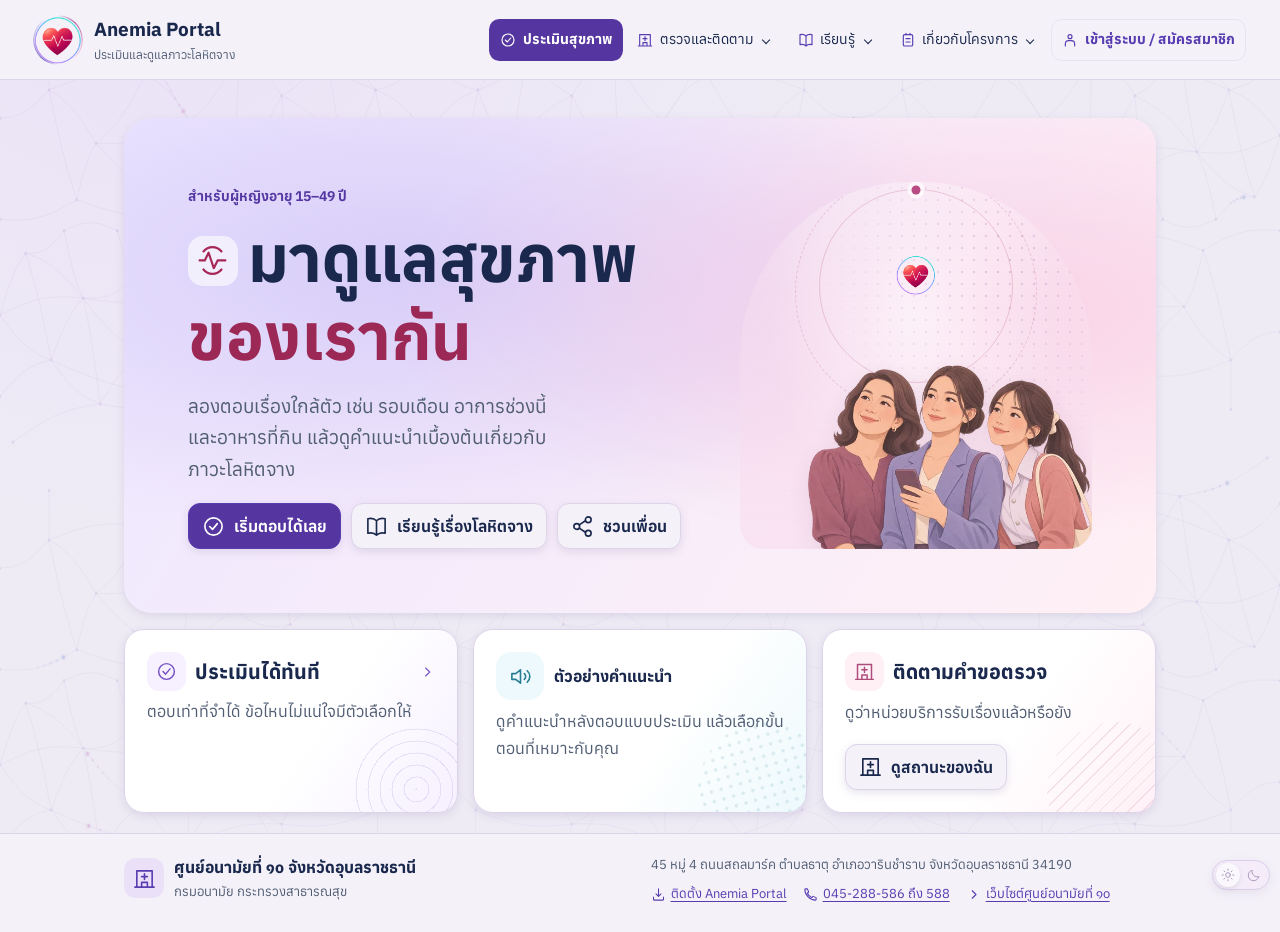
<file: index.html>
<!doctype html><html lang="th"><head><meta charset="utf-8"><meta name="viewport" content="width=device-width,initial-scale=1"><title>Anemia Portal | ประเมินและดูแลภาวะโลหิตจาง</title><script src="theme.js?v=5"></script><script defer src="installed-update.js"></script><script defer src="public-navigation.js?v=3"></script><link rel="stylesheet" href="style.css?v=portal-ui-v178"><link rel="manifest" href="portal.webmanifest"><link rel="apple-touch-icon" href="portal-heart-192.png"><script defer src="staff-install.js?v=9"></script><script defer src="knowledge.js"></script><script defer src="health-region-map.js"></script><script defer src="national-registry.js"></script><script defer src="admin.js?v=monthly-bars-v29"></script><script defer src="facility-directory.js"></script><script defer src="assessment-questions.js"></script><script defer src="qrcode.js?v=2.0.4"></script><script defer src="request-receipt.js?v=2"></script><script defer src="request-scanner.js?v=3"></script><script defer src="app.js?v=portal-result-v29"></script></head><body class="public-site" data-public-install-invite="home">
<header class="public-header"><div class="bar"><button class="brand" data-go="home"><span class="mark" data-icon="drop"></span><span>Anemia Portal<small>ประเมินและดูแลภาวะโลหิตจาง</small></span></button><a class="public-install-link" href="portal-install.html" data-public-install aria-label="ติดตั้งแอป Anemia Portal"><span data-icon="download"></span>ติดตั้งแอป</a><button class="public-menu-toggle" type="button" aria-controls="public-navigation" aria-expanded="false" hidden><span data-icon="menu"></span>เมนู</button><nav id="public-navigation" aria-label="เมนูหลัก">
  <button type="button" class="public-assessment-link" data-go="start"><span data-icon="check"></span>ประเมินสุขภาพ</button>
  <details class="public-nav-group" name="portal-navigation">
    <summary><span data-icon="hospital"></span>ตรวจและติดตาม<span class="public-nav-chevron" aria-hidden="true"></span></summary>
    <div class="public-nav-links">
      <button type="button" data-go="facility-directory"><span data-icon="hospital"></span>ค้นหาโรงพยาบาลและ รพ.สต.</button>
      <button type="button" data-go="track"><span data-icon="history"></span>ติดตามคำขอ</button>
    </div>
  </details>
  <details class="public-nav-group" name="portal-navigation">
    <summary><span data-icon="book"></span>เรียนรู้<span class="public-nav-chevron" aria-hidden="true"></span></summary>
    <div class="public-nav-links">
      <a href="participant-programme.php"><span data-icon="calendar"></span>กิจกรรม 12 สัปดาห์</a>
      <button type="button" data-go="learn"><span data-icon="book"></span>คลังความรู้</button>
      <a href="school-join.php"><span data-icon="book"></span>กิจกรรมโรงเรียน</a>
    </div>
  </details>
  <details class="public-nav-group" name="portal-navigation">
    <summary><span data-icon="history"></span>เกี่ยวกับโครงการ<span class="public-nav-chevron" aria-hidden="true"></span></summary>
    <div class="public-nav-links">
      <a href="index.html?view=features"><span data-icon="check"></span>ฟีเจอร์เด่นของ Anemia Portal</a>
      <button type="button" data-go="project"><span data-icon="history"></span>ข้อมูลโครงการ</button>
      <button type="button" data-go="open-data"><span data-icon="chart"></span>สถิติรายพื้นที่ (Open Data)</button>
      <a href="feedback.php"><span data-icon="check"></span>ประเมินการใช้งาน</a>
    </div>
  </details>
  <a class="public-account-link" data-public-account-guest href="participant-account.php?return=account"><span data-icon="person"></span>เข้าสู่ระบบ / สมัครสมาชิก</a>
  <details class="public-nav-group public-nav-account" name="portal-navigation" hidden>
    <summary class="public-account-link"><span data-icon="person"></span><img data-public-profile-photo width="24" height="24" alt="" hidden><span data-public-profile-name>บัญชีของฉัน</span><span class="public-nav-chevron" aria-hidden="true"></span></summary>
    <div class="public-nav-links">
      <a href="participant-account.php?return=portal"><span data-icon="person"></span>โปรไฟล์</a>
      <a href="participant-account.php?return=portal#participant-activity-title"><span data-icon="star"></span>กิจกรรมและแต้ม</a>
      <button type="button" data-go="team-challenge"><span data-icon="share"></span>ทีมของฉัน</button>
      <a href="participant-account.php?return=portal#participant-settings"><span data-icon="lock"></span>ตั้งค่าบัญชี</a>
    </div>
  </details>
</nav></div></header>
<main id="main" tabindex="-1">
 <section class="panel portal-startup" id="portal-startup">
  <h1 class="title">Anemia Portal</h1>
  <p id="portal-startup-message" role="status">กำลังเปิดหน้าบ้าน</p>
  <div class="actions">
   <a class="action primary" href="index.html">โหลดหน้าใหม่</a>
   <a class="action" href="login.php">เข้าสู่ระบบ</a>
  </div>
  <noscript><p>เปิด JavaScript ในเบราว์เซอร์เพื่อใช้แบบประเมิน คลังความรู้ และค้นหาสถานบริการ</p></noscript>
 </section>
</main>
<script>
window.addEventListener('load', () => {
 const message = document.getElementById('portal-startup-message');
 if (message) message.textContent = 'ยังเปิดหน้าบ้านไม่ได้ ลองโหลดหน้าใหม่อีกครั้ง';
},{once:true});
</script><footer class="site-footer">
  <div class="footer-inner">
    <div class="footer-identity">
      <span class="mark" data-icon="hospital"></span>
      <div><strong>ศูนย์อนามัยที่ ๑๐ จังหวัดอุบลราชธานี</strong>
        <p>กรมอนามัย กระทรวงสาธารณสุข</p></div>
    </div>
    <address>
      <p>45 หมู่ 4 ถนนสถลมาร์ค ตำบลธาตุ อำเภอวารินชำราบ จังหวัดอุบลราชธานี 34190</p>
      <div class="footer-links">
        <a href="portal-install.html" data-public-install><span data-icon="download"></span>ติดตั้ง Anemia Portal</a>
        <a href="tel:+6645288586"><span data-icon="phone"></span>045-288-586 ถึง 588</a>
        <a href="https://hpc10.anamai.moph.go.th/" target="_blank" rel="noopener"><span data-icon="next"></span>เว็บไซต์ศูนย์อนามัยที่ ๑๐</a>
      </div>
    </address>
  </div>
</footer>
</body></html>
</file>
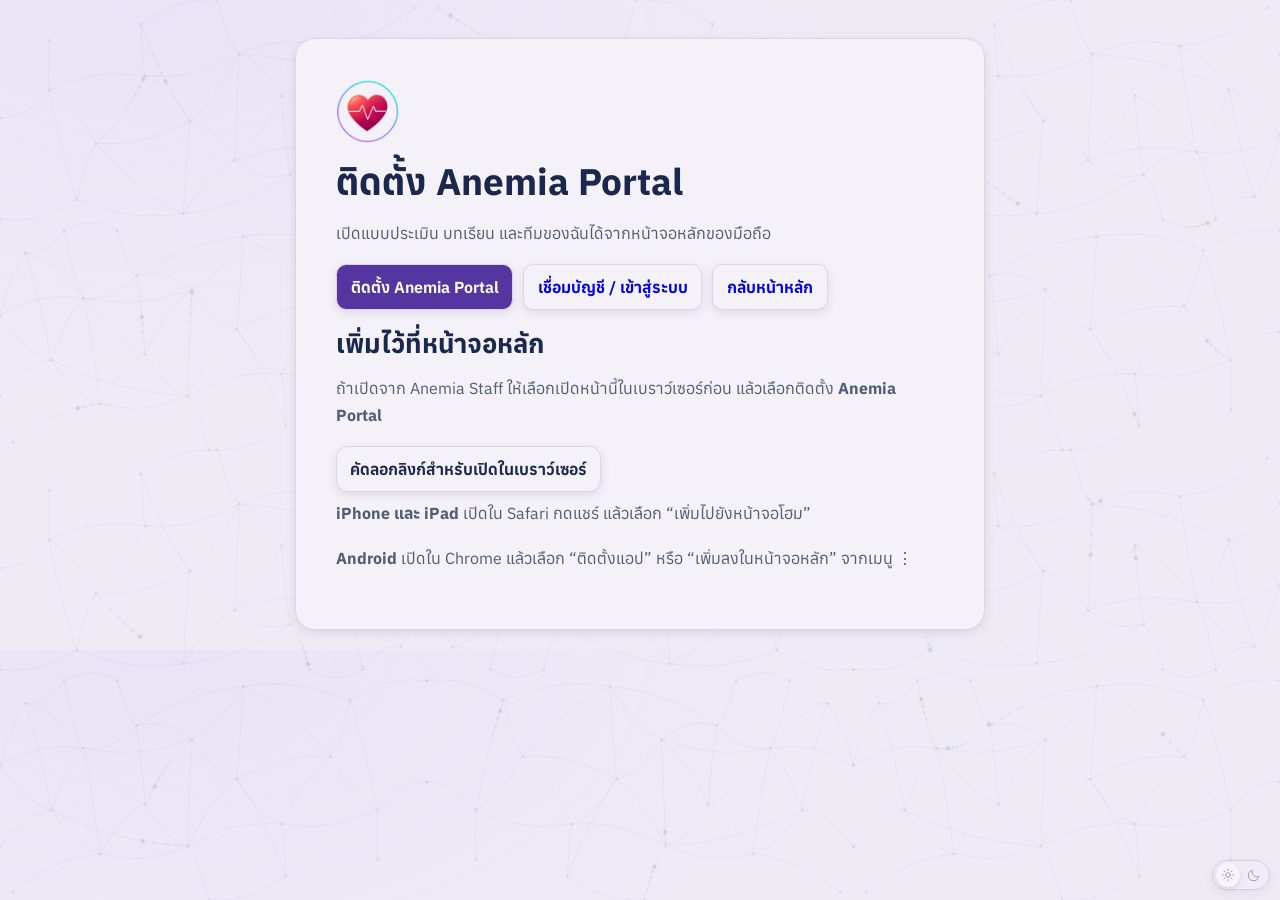
<file: portal-install.html>
<!doctype html>
<html lang="th">
<head>
 <meta charset="utf-8">
 <meta name="viewport" content="width=device-width, initial-scale=1">
 <meta name="theme-color" content="#faf9fe">
 <title>ติดตั้ง Anemia Portal</title>
 <link rel="manifest" href="portal.webmanifest">
 <link rel="apple-touch-icon" href="portal-heart-192.png">
 <script src="theme.js?v=5"></script><script defer src="installed-update.js"></script>
 <link rel="stylesheet" href="style.css?v=portal-ui-v106">
 <script defer src="staff-install.js?v=9"></script>
</head>
<body class="portal-install-page">
 <main class="staff-install-page">
  <section class="panel portal-install-card" aria-labelledby="install-title">
   <img class="portal-heart-mark" src="portal-heart-clear.png" width="64" height="64" alt="">
   <h1 class="title" id="install-title">ติดตั้ง Anemia Portal</h1>
   <p>เปิดแบบประเมิน บทเรียน และทีมของฉันได้จากหน้าจอหลักของมือถือ</p>
   <div class="actions">
    <a class="action primary" href="#portal-install-help" data-public-install>ติดตั้ง Anemia Portal</a>
    <a class="action" href="participant-account.php?return=portal">เชื่อมบัญชี / เข้าสู่ระบบ</a>
    <a class="action" href="index.html">กลับหน้าหลัก</a>
   </div>
   <p data-install-result data-app-name="Anemia Portal" role="status" hidden></p>
   <div id="portal-install-help" data-install-help>
    <h2 class="title">เพิ่มไว้ที่หน้าจอหลัก</h2>
    <p>ถ้าเปิดจาก Anemia Staff ให้เลือกเปิดหน้านี้ในเบราว์เซอร์ก่อน แล้วเลือกติดตั้ง <strong>Anemia Portal</strong></p>
    <button class="action" type="button" data-copy-portal-install hidden>คัดลอกลิงก์สำหรับเปิดในเบราว์เซอร์</button>
    <p><strong>iPhone และ iPad</strong> เปิดใน Safari กดแชร์ แล้วเลือก “เพิ่มไปยังหน้าจอโฮม”</p>
    <p><strong>Android</strong> เปิดใน Chrome แล้วเลือก “ติดตั้งแอป” หรือ “เพิ่มลงในหน้าจอหลัก” จากเมนู ⋮</p>
   </div>
  </section>
 </main>
</body>
</html>
</file>
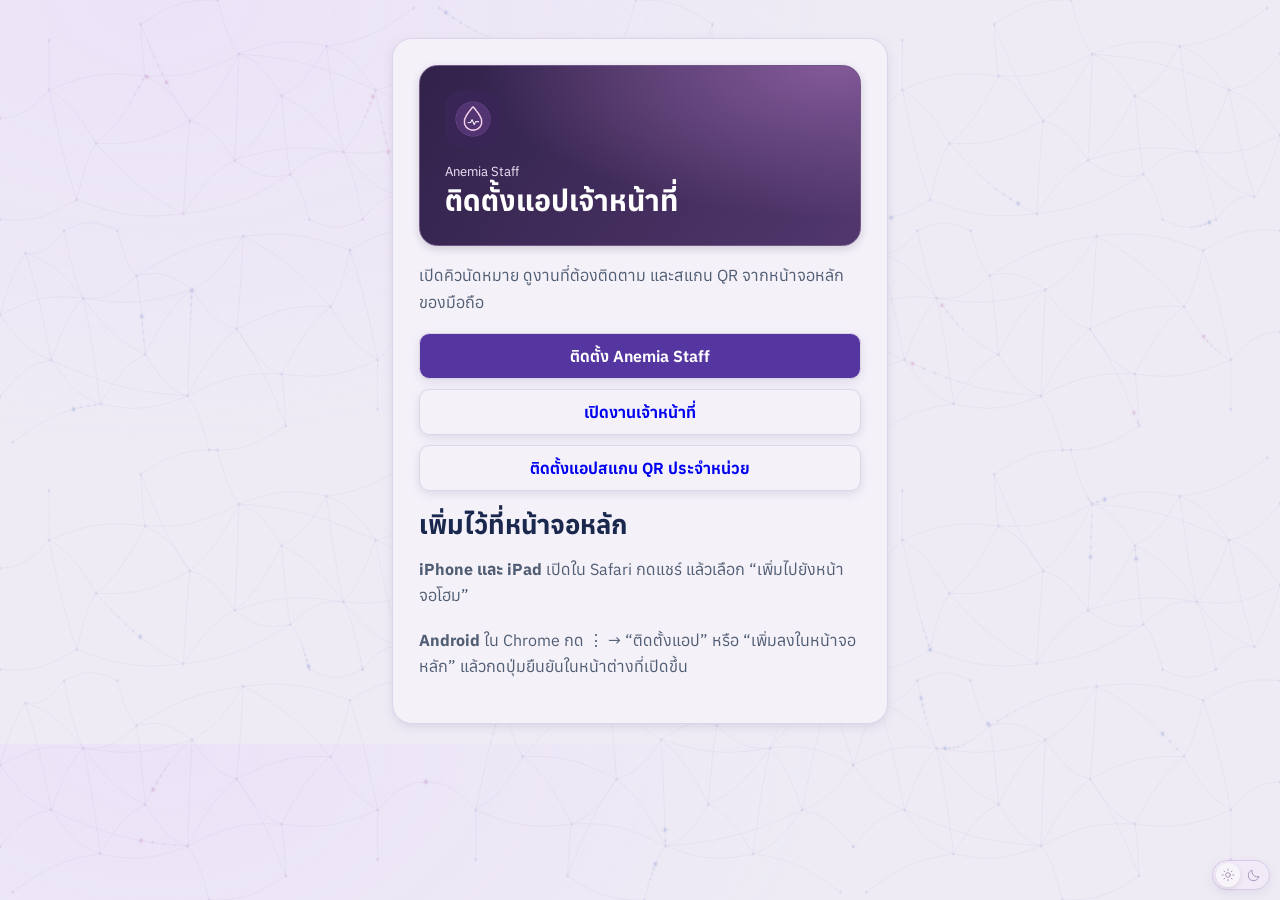
<file: staff-install.html>
<!doctype html>
<html lang="th">
<head>
 <meta charset="utf-8">
 <meta name="viewport" content="width=device-width, initial-scale=1">
 <meta name="theme-color" content="#392656">
 <title>ติดตั้ง Anemia Staff</title>
 <link rel="manifest" href="staff.webmanifest">
 <link rel="apple-touch-icon" href="staff-icon-192.png">
 <script src="theme.js?v=5"></script><script defer src="installed-update.js"></script>
 <link rel="stylesheet" href="style.css?v=portal-ui-v106">
 <script defer src="staff-install.js?v=7"></script>
</head>
<body class="portal-install-page staff-app-install-page">
 <main class="staff-install-page">
  <section class="panel staff-install-card" aria-labelledby="install-title">
   <header class="staff-mobile-hero">
    <img src="staff-icon-192.png" width="56" height="56" alt="">
    <div><p>Anemia Staff</p><h1 id="install-title">ติดตั้งแอปเจ้าหน้าที่</h1></div>
   </header>
   <p>เปิดคิวนัดหมาย ดูงานที่ต้องติดตาม และสแกน QR จากหน้าจอหลักของมือถือ</p>
   <div class="actions">
    <a class="action primary" href="#staff-install-help" data-staff-install>ติดตั้ง Anemia Staff</a>
    <a class="action" href="dashboard.php?view=mobile">เปิดงานเจ้าหน้าที่</a>
    <a class="action" href="dashboard.php?view=scanner-install" data-scanner-install-link>ติดตั้งแอปสแกน QR ประจำหน่วย</a>
   </div>
   <p data-install-result role="status" hidden></p>
   <div id="staff-install-help" data-install-help>
    <h2 class="title">เพิ่มไว้ที่หน้าจอหลัก</h2>
    <p><strong>iPhone และ iPad</strong> เปิดใน Safari กดแชร์ แล้วเลือก “เพิ่มไปยังหน้าจอโฮม”</p>
    <p><strong>Android</strong> ใน Chrome กด ⋮ → “ติดตั้งแอป” หรือ “เพิ่มลงในหน้าจอหลัก” แล้วกดปุ่มยืนยันในหน้าต่างที่เปิดขึ้น</p>
   </div>
  </section>
 </main>
 <dialog class="workspace-dialog staff-install-invite" data-install-invite aria-labelledby="staff-invite-title">
  <header class="workspace-dialog-heading">
   <div><h2 id="staff-invite-title">ติดตั้ง Anemia Staff</h2></div>
   <form method="dialog"><button type="submit" aria-label="ปิด">✕</button></form>
  </header>
  <p>เพิ่มแอปไว้บนหน้าจอหลัก เพื่อเปิดคิวนัดหมายและสแกน QR ได้เร็วขึ้น</p>
  <div class="actions">
   <a class="action primary" href="#staff-install-help" data-staff-install>ติดตั้งบนมือถือ</a>
   <form method="dialog"><button class="action" type="submit">ไว้ภายหลัง</button></form>
  </div>
 </dialog>
</body>
</html>
</file>
<file: style.css>
@font-face {
  font-family: Anuphan;
  src: url("Anuphan.ttf") format("truetype");
  font-weight: 100 900;
  font-display: swap;
}
:root{color-scheme:light;--ink:#19284c;--muted:#505d73;--violet:#583db1;--line:#e5e5ef;--pink:#a72756}*{box-sizing:border-box}body{margin:0;background:#faf9fe;color:var(--ink);font-family:Anuphan,"Leelawadee UI",Tahoma,sans-serif;line-height:1.65}header{background:white;border-bottom:1px solid var(--line)}.bar{max-width:1080px;margin:auto;display:flex;justify-content:space-between;align-items:center;padding:14px 24px;gap:12px}.brand{display:flex;align-items:center;gap:12px;text-align:left;font-weight:720;font-size:19px;padding:0;border:0}.brand small{display:block;font-size:12px;font-weight:400;color:var(--muted)}.mark,.iconbox{display:grid;place-items:center;border-radius:15px;background:#f0eaff;color:var(--violet);width:48px;height:48px;flex:none}.mark{background:#fbe7ef;color:var(--pink)}nav{display:flex;gap:8px}button{font:inherit;cursor:pointer;border:1px solid transparent;background:transparent;color:inherit;border-radius:12px;padding:9px 13px}button:hover{background:#f0eaff}button:focus-visible{outline:3px solid #8670e0;outline-offset:3px}main{max-width:1080px;margin:auto;padding:38px 24px 20px;min-height:70vh;outline:none}.hero{border-radius:28px;padding:clamp(25px,6vw,64px);background:linear-gradient(120deg,#eee8ff,#fff0f5);display:grid;grid-template-columns:1.5fr 1fr;align-items:center;gap:24px}.hero h1{font-size:clamp(37px,5.3vw,64px);font-weight:790;line-height:1.23;margin:10px 0 15px}.hero h1 span{display:block;color:#9c2856}.hero p{font-size:clamp(16px,2vw,19px);max-width:33ch}.hero p,p{color:var(--muted);margin:8px 0 18px}.eyebrow{color:#5437a3;font-size:14px;font-weight:660}.hero-art{display:grid;place-items:center;min-height:235px;position:relative}.hero-art .halo{display:grid;place-items:center;width:190px;height:190px;border-radius:50%;background:#fff9;box-shadow:0 0 0 18px #ffffff59,0 0 0 35px #ffffff38;color:#ae3563}.halo svg{width:98px;height:98px}.actions{display:flex;gap:10px;flex-wrap:wrap}.action{display:inline-flex;align-items:center;justify-content:center;gap:9px;background:white;border-color:#dcd7ed;font-weight:650}.primary{background:var(--violet);border-color:var(--violet);color:white}.primary:hover{background:#493198}.grid{display:grid;grid-template-columns:repeat(3,minmax(0,1fr));gap:15px;margin-top:16px}.card,.panel{background:white;border:1px solid var(--line);border-radius:20px;padding:22px}.card h3{font-size:20px;font-weight:700;margin:10px 0 3px}.panel{max-width:690px;margin:auto;padding:clamp(20px,5vw,40px)}.wide{max-width:none}.title{line-height:1.38;font-weight:720;margin:13px 0}.panel h1.title{font-size:clamp(26px,4.4vw,37px)}.panel h2.title{font-size:clamp(20px,3vw,26px)}.choice{display:block;width:100%;text-align:left;border-color:#ddd9eb;margin:9px 0;padding:13px 15px;background:#fff}.progress{height:7px;background:#eeeaf7;border-radius:12px;overflow:hidden;margin:12px 0 24px}.progress div{height:100%;background:#785bd4}.status{display:flex;align-items:center;gap:14px;padding:15px;border-radius:14px;background:#f0ecfb;margin:12px 0}.status.high{background:#fff0f2;color:#9b254a}.status.low{background:#e9f7ef;color:#176746}.status.medium{background:#fff4df;color:#78520b}.status strong{display:block}.stack>*+*{margin-top:12px}.back{padding-left:0;color:var(--violet);margin-bottom:10px}.notice{font-size:14px;color:var(--muted)}table{width:100%;border-collapse:collapse}th,td{text-align:left;padding:12px;border-bottom:1px solid var(--line)}footer{text-align:center;padding:20px;color:var(--muted);font-size:13px}svg{width:23px;height:23px;vertical-align:middle}.small{font-size:14px}select{font:inherit;width:100%;padding:10px;border:1px solid #dcd7ed;border-radius:10px;background:white;margin:8px 0 16px}@media(max-width:680px){main{padding:20px 14px}.bar{padding:10px 14px}.brand{font-size:16px}.brand small{display:none}nav button{padding:7px;font-size:13px}.hero{grid-template-columns:1fr}.hero-art{display:none}.grid{grid-template-columns:1fr}.actions .action{flex-grow:1}.tablewrap{overflow:auto}}
/* Keep motion on the illustrations and feedback, away from text being read. */
.hero { position: relative; overflow: hidden; isolation: isolate; }
.hero::before {
  content: ""; position: absolute; z-index: -1; inset: -45%;
  background: radial-gradient(ellipse at 68% 44%, #f6b6d580, transparent 32%),
              radial-gradient(ellipse at 38% 40%, #bcb0f580, transparent 34%);
  animation: hero-glow 12s ease-in-out infinite alternate;
}

.hero > div:first-child, .panel { animation: enter-screen .34s ease-out both; }
.hero + .grid .card { animation: enter-screen .42s ease-out both; }
.hero + .grid .card:nth-child(2) { animation-delay: .07s; }
.hero + .grid .card:nth-child(3) { animation-delay: .14s; }
.status .iconbox { animation: arrive-icon .42s ease-out both; }
.action, .choice { transition: background-color .18s, border-color .18s, box-shadow .18s, transform .18s; }
.action:active, .choice:active { transform: scale(.98); }
@media (hover:hover) {
  .action:hover { transform: translateY(-2px); box-shadow: 0 6px 15px #583db120; }
  .choice:hover { border-color: #a997d9; }
}
@keyframes hero-glow { from { transform: translate(-4%, -2%); } to { transform: translate(5%, 4%) scale(1.08); } }
@keyframes float-drop { 0%,100% { transform: translateY(0); } 50% { transform: translateY(-9px); } }
@keyframes enter-screen { from { opacity: 0; transform: translateY(9px); } to { opacity: 1; transform: translateY(0); } }
@keyframes arrive-icon { from { opacity: 0; transform: scale(.82); } to { opacity: 1; transform: scale(1); } }
@media (max-width:680px) {
  .hero-art { display: grid; min-height: 100px; grid-row: 1; justify-self: end; }
  .hero-art .halo { width: 76px; height: 76px; box-shadow: 0 0 0 10px #ffffff60; }
  .hero-art .halo svg { width: 46px; height: 46px; }
  .hero { gap: 3px; }
}
@media (prefers-reduced-motion:reduce) {
  .hero::before, .hero-art .halo, .hero-ring,
  .hero > div:first-child, .panel, .hero + .grid .card, .status .iconbox { animation: none; }
  .action, .choice { transition: none; }
  .action:hover, .action:active, .choice:active { transform: none; }
}
.question-top { display:flex; align-items:center; gap:18px; margin-bottom:14px; }
.question-top .back { flex:none; margin:0; }
.question-progress { height:5px; width:100%; background:#eeebf4; border-radius:99px; overflow:hidden; }
.question-progress span { display:block; height:100%; background:linear-gradient(90deg,#785bd4,#b55388); border-radius:inherit; }
.question-scene { padding:clamp(20px,5vw,34px); border-radius:20px; background:#f5edff; }
.scene-calendar { background:linear-gradient(130deg,#fcecf5,#f8efff); }
.scene-pulse { background:linear-gradient(130deg,#eee9ff,#f5f1ff); }
.scene-history { background:linear-gradient(130deg,#e9f3fc,#f1effc); }
.question-topic { display:inline-flex; gap:8px; align-items:center; color:#5437a3; background:#ffffffd4; border-radius:20px; padding:5px 12px; font-weight:690; }
.question-topic svg { width:19px; height:19px; }
.question-scene p { margin:15px 0 4px; }
.question-scene h1.title { font-size:clamp(22px,4vw,32px); margin:0; }
.question-options { margin:15px 0 9px; }
.question-options .choice { display:flex; align-items:center; justify-content:space-between; gap:12px; margin:8px 0; font-weight:620; }
.question-options svg { width:17px; height:17px; flex:none; color:#6950a8; }
.question-options .choice[aria-pressed=true] { background:#f3ecff; border-color:#a997d9; }
.question-top { margin-bottom:8px; justify-content:space-between; }
.progress-caption { background:#f0eafb; color:#583da8; font-size:14px; font-weight:660; padding:5px 12px; border-radius:999px; }
.question-progress { margin-bottom:16px; }
.question-scene { padding:21px 23px; }
.question-scene h1.title { margin:12px 0 2px; }
.question-scene p { margin:4px 0 0; }
.question-options .option-card { display:grid; grid-template-columns:44px minmax(0,1fr) 23px; gap:12px; min-height:67px; border-color:#e2dcec; border-radius:16px; box-shadow:0 2px 5px #30205208; }
.option-art { display:grid; place-items:center; width:44px; height:44px; border-radius:12px; color:#5a3ba5; background:#f0eafa; font-weight:750; }
.option-art svg { width:22px; height:22px; color:inherit; }
.option-copy strong { display:block; font-weight:700; }
.option-copy small { display:block; font-weight:450; color:var(--muted); line-height:1.45; }
.option-state { text-align:center; }
.answer-note { display:flex; align-items:center; gap:9px; margin-top:16px; padding:11px 13px; border-radius:12px; background:#f6f3fb; color:var(--muted); font-size:14px; }
.answer-note svg { flex:none; width:17px; height:17px; color:var(--violet); }
.result-summary { align-items:flex-start; padding:22px; }
.result-summary p { margin:0; }
.result-links { display:flex; flex-wrap:wrap; gap:9px; margin-top:14px; }
.action:disabled { opacity:.55; cursor:default; }
.question-scene { display:grid; grid-template-columns:minmax(0,1fr) clamp(70px,15vw,118px); align-items:center; gap:10px; }
.topic-art { display:grid; place-items:center; aspect-ratio:1; border-radius:45%; background:#ffffffa8; box-shadow:0 5px 16px #39235f10; }
.topic-art svg { width:90%; height:90%; filter:drop-shadow(0 4px 3px #29204124); }
.scene-food { background:linear-gradient(125deg,#e5f3ec,#f3f8eb); }
.scene-cup { background:linear-gradient(125deg,#faede4,#f9eef5); }
.option-art svg[viewBox="0 0 72 72"] { width:39px; height:39px; }
@media (max-width:410px) { .question-scene { grid-template-columns:minmax(0,1fr) 57px; padding:15px; } }
.measurements { margin-top:16px; }
.measurement-grid { display:grid; grid-template-columns:repeat(2,minmax(0,1fr)); gap:12px; }
.measurement-grid label { font-weight:650; }
.measurement-grid input { display:block; width:100%; min-height:48px; margin-top:6px; padding:9px 12px; color:var(--ink); background:white; border:1px solid #dcd7ed; border-radius:12px; font:inherit; }
.measurement-grid input:focus-visible { outline:2px solid var(--violet); outline-offset:2px; }
#measurement-message:empty { margin:12px 0; }
.result-next h2,.result-review h2 { font-size:19px; line-height:1.4; margin:0 0 10px; }
.next-card { width:100%; display:grid; grid-template-columns:auto minmax(0,1fr) auto; gap:12px; align-items:center; text-align:left; padding:13px; }
.next-card .iconbox { width:42px; height:42px; background:#ffffff29; color:white; }
.next-card strong,.next-card small { display:block; }
.next-card strong { font-size:17px; }
.next-card small { color:#f5eeff; line-height:1.45; }
.result-review { margin-top:14px; }
.result-review p { margin-bottom:12px; }
/* Result cards */
.result-view { display:grid; gap:14px; }
.result-view > .back { justify-self:start; margin:0; }
.result-view .result-summary {
  display:grid; grid-template-columns:minmax(0,1fr) auto; gap:16px;
  align-items:center; margin:0; padding:clamp(18px,4vw,28px);
  border-radius:24px; border:1px solid var(--result-edge);
  background:linear-gradient(132deg,var(--result-soft),var(--result-glow));
  color:var(--result-ink);
  --result-soft:#f7f2ff; --result-glow:#eee6ff; --result-ink:#523699; --result-edge:#e6d8fa;
}
.result-view .result-summary.low { --result-soft:#f2fbf6; --result-glow:#dff3e7; --result-ink:#216349; --result-edge:#cce6d7; }
.result-view .result-summary.medium { --result-soft:#fffbef; --result-glow:#fbeaca; --result-ink:#79500e; --result-edge:#f0dfb7; }
.result-view .result-summary.high { --result-soft:#fff6f7; --result-glow:#f9e1ea; --result-ink:#932b51; --result-edge:#f0cfdc; }
.result-copy p { color:var(--ink); }
.result-emblem {
  display:grid; place-items:center; width:clamp(52px,14vw,86px); aspect-ratio:1;
  border-radius:34%; background:#fff9; box-shadow:0 6px 20px #3d235213;
}
.result-emblem svg { width:54%; height:54%; }
.result-view .card { padding:clamp(16px,4vw,23px); box-shadow:0 4px 16px #32204d08; }
.result-view .next-card { border-radius:15px; background:linear-gradient(115deg,#5b3fb0,#6848b8); }
.result-view .next-card:hover { background:#4c319f; }
.result-view .result-review,.result-view > .notice,.result-view > .status { margin:0; }
.result-view > .status:not(.result-summary) { background:#f3eefc; border:1px solid #e6dcf6; border-radius:20px; align-items:flex-start; padding:clamp(16px,4vw,22px); }
.result-view .status p.small { margin-bottom:10px; }
.result-section-title { display:flex; align-items:center; gap:10px; margin-bottom:8px; }
.result-section-title .iconbox { width:36px; height:36px; border-radius:11px; }
.result-section-title h2 { margin:0; }
/* An illustrated result cover, followed by the actions on a single reading path. */
main:has(.result-view) { max-width:1000px; }
.panel:has(.result-view) { max-width:810px; padding:0; background:none; border:0; }
.result-view { gap:16px; }
.result-view .result-summary {
  position:relative; isolation:isolate; overflow:hidden; gap:0;
  padding:clamp(20px,5vw,42px); grid-template-columns:minmax(0,1.15fr) minmax(125px,.85fr);
  min-height:246px; border:0; border-radius:28px;
  background:radial-gradient(ellipse at 82% 12%,#ffffffc4 0%,transparent 56%),
             linear-gradient(122deg,var(--result-soft),var(--result-glow) 74%,var(--result-edge));
}
.result-copy { position:relative; z-index:1; }
.result-copy > .small {
  display:inline-flex; border-radius:999px; background:#ffffffa8;
  font-weight:700; padding:5px 12px; letter-spacing:.01em;
}
.result-copy h1.title { font-size:clamp(29px,5.2vw,48px); font-weight:800; line-height:1.15; margin:13px 0 10px; }
.result-copy p { max-width:29ch; }
.result-art { position:relative; display:grid; place-items:center; min-height:195px; color:var(--result-ink); }
.result-orbit { position:absolute; width:78%; max-width:208px; aspect-ratio:1; border:1px solid #ffffffd6; border-radius:50%; transform:rotate(-18deg) scaleY(.66); }
.result-orbit.orbit-inner { width:64%; transform:rotate(20deg) scaleY(.82); border-color:#ffffffa4; }
.result-emblem { width:clamp(88px,17vw,149px); border-radius:42%; background:#ffffffb8; box-shadow:0 21px 35px #4e305124,inset 0 0 0 1px #fff; transform:rotate(-8deg); }
.result-emblem svg { width:76%; height:76%; filter:drop-shadow(0 7px 7px #37204c29); }
.result-satellite { position:absolute; right:12%; top:17%; display:grid; place-items:center; width:38px; height:38px; border-radius:13px; background:white; box-shadow:0 7px 15px #4327481c; transform:rotate(10deg); }
.result-glint { position:absolute; left:13%; bottom:18%; font-size:25px; line-height:1; }
.result-view .card { border-color:#e8e2f0; border-radius:22px; box-shadow:0 8px 22px #3520520a; }
.result-next h2,.result-review h2 { font-size:22px; font-weight:750; }
.result-view .next-card { padding:15px; background:linear-gradient(110deg,#46308e,#7049be); }
.result-view .next-card strong { font-size:19px; }
.result-view > .status:not(.result-summary) { background:linear-gradient(105deg,#f5f0ff,#fcfaff); }
@media (max-width:520px) {
  .result-view .result-summary { grid-template-columns:minmax(0,1fr) 102px; min-height:190px; gap:4px; }
  .result-art { min-height:125px; }
  .result-emblem { width:76px; }
  .result-satellite { width:27px; height:27px; right:0; top:7%; }
  .result-satellite svg { width:17px; height:17px; }
  .result-glint { left:0; bottom:10%; font-size:18px; }
}

.hero-art .halo { z-index:1; }
.hero-ring {
  position:absolute; box-sizing:border-box; aspect-ratio:1; border-radius:50%;
  border:1px solid #a7275630; pointer-events:none;
  animation:hero-orbit 15s linear infinite;
}
.ring-inner { width:min(76%,241px); }
.ring-outer { width:min(91%,285px); border-style:dashed; animation-duration:23s; animation-direction:reverse; }
.hero-ring::after {
  content:""; position:absolute; top:0; left:50%; translate:-50% -50%;
  width:9px; height:9px; border-radius:50%; background:#b94c82;
  box-shadow:0 0 0 4px #ffffffa8;
}
.ring-outer::after { background:#8262c6; width:7px; height:7px; }
@keyframes hero-orbit { from { transform:rotate(18deg); } to { transform:rotate(378deg); } }
@media (max-width:680px) {
  .hero-art { justify-self:center; width:130px; min-height:130px; }
  .ring-inner { width:100px; }
  .ring-outer { width:124px; }
}
@media (prefers-reduced-motion:reduce) { .hero-ring { animation:none; } }

/* Place the portrait and orbit inside one illustration frame. */
.hero-art {
  isolation:isolate; overflow:hidden; align-self:stretch;
  min-height:290px; border-radius:48% 48% 24px 24px;
  background:radial-gradient(ellipse at 50% 37%,#fff9 2%,transparent 61%),
             linear-gradient(180deg,#ffffff30,#f8d6eb70);
}
.hero-art .halo {
  position:absolute; top:16%; width:68px; height:68px;
  box-shadow:0 0 0 9px #ffffff48; background:#ffffffbe;
}
.hero-art .halo svg { width:39px; height:39px; }
.hero-ring { top:2%; width:55%; z-index:0; }
.hero-ring.ring-outer { top:-3%; width:69%; }
.hero-pattern {
  position:absolute; inset:0; z-index:-1; pointer-events:none;
  background:radial-gradient(circle,#9967b177 1px,transparent 1.6px) 0 0 / 12px 12px;
  mask-image:radial-gradient(ellipse at 75% 23%,#0009 0%,transparent 53%);
}
.hero-portrait {
  position:absolute; z-index:2; width:min(91%,285px); height:auto;
  right:0; bottom:0; transform:scaleX(-1); transform-origin:center;
  opacity:.94; pointer-events:none;
  filter:drop-shadow(0 7px 12px #6f35551a);
}
@media (max-width:680px) {
  .hero { gap:20px; }
  .hero-art { grid-row:auto; min-height:170px; width:min(100%,310px); justify-self:center; }
  .hero-art .halo { top:10%; width:45px; height:45px; box-shadow:0 0 0 6px #ffffff48; }
  .hero-art .halo svg { width:26px; height:26px; }
  .hero-ring { top:0; width:104px; }
  .hero-ring.ring-outer { top:-7%; width:128px; }
  .hero-portrait { width:min(78%,175px); }
}
.data-hero { display:flex; align-items:flex-start; gap:14px; border:0; border-radius:20px; padding:clamp(16px,4vw,28px); background:linear-gradient(115deg,#eee7ff,#fff0f5); }
.data-hero p { margin-bottom:0; }
.data-filters { display:grid; grid-template-columns:repeat(2,minmax(0,1fr)); gap:12px; margin-top:18px; }
.data-filters label { font-weight:680; }
.data-filters select { margin-bottom:0; }
.data-kpis strong { display:block; font-size:clamp(26px,4vw,37px); color:var(--violet); line-height:1.2; }
.data-chart { margin-top:15px; }
.data-chart h2 { margin:0; font-size:22px; }
.data-row { display:grid; grid-template-columns:1fr auto; gap:5px 12px; margin-bottom:12px; }
.data-row strong { font-size:14px; }
.data-track { grid-column:1/-1; height:10px; background:#f1edf7; border-radius:999px; overflow:hidden; }
.data-track span { display:block; height:100%; border-radius:inherit; }
.data-track .low { background:#378b69; }.data-track .medium { background:#d6912e; }.data-track .high { background:#ad3a67; }
@media(max-width:460px) {
  .bar { flex-wrap:wrap; }
  .bar nav { flex-wrap:wrap; }
  .data-kpis { grid-template-columns:repeat(3,minmax(0,1fr)); gap:6px; }
  .data-kpis .card { padding:9px; font-size:12px; }
  .data-kpis strong { font-size:23px; }
}
/* Public dashboard */
.data-hero {
  position:relative; overflow:hidden; isolation:isolate; align-items:center; justify-content:space-between;
  padding:clamp(20px,5vw,40px);
  background:radial-gradient(ellipse at 88% 13%,#8768d0 0%,transparent 54%),linear-gradient(128deg,#29204e,#4e358e);
  color:#fff;
}
.data-hero .eyebrow { color:#eeeaff; }
.data-hero .eyebrow span { margin-left:7px; padding:3px 9px; border:1px solid #fff7; border-radius:20px; font-size:12px; }
.data-hero p { color:#f0eaff; }
.data-hero-art { display:grid; place-items:center; flex:none; width:118px; aspect-ratio:1; border:1px solid #ffffff45; border-radius:30%; background:#fff2; transform:rotate(-10deg); }
.data-hero-art .iconbox { width:74px; height:74px; background:#fff3; color:white; }
.data-hero-art svg { width:46px; height:46px; }
.data-toolbar { display:flex; align-items:end; gap:14px; padding:13px; margin-top:14px; border:1px solid var(--line); border-radius:16px; }
.data-toolbar .data-filters { flex:1; margin-top:0; }
.data-toolbar button { color:var(--violet); white-space:nowrap; min-height:48px; }
.data-kpis .card { position:relative; padding-top:16px; }
.data-kpis .iconbox { width:34px; height:34px; margin-bottom:10px; border-radius:11px; }
.data-kpis .iconbox svg { width:19px; height:19px; }
.data-kpis .card:nth-child(2) .iconbox { color:#216349; background:#e8f6ed; }
.data-kpis .card:nth-child(3) .iconbox { color:#79500e; background:#fff3da; }
.data-kpis strong { margin-bottom:5px; }
.data-chart { box-shadow:0 5px 20px #33225008; }
.data-cta { display:flex; flex-wrap:wrap; align-items:center; justify-content:space-between; gap:12px; background:#f6f0ff; }
@media(max-width:600px) {
 .data-toolbar { display:grid; gap:8px; }
 .data-toolbar button { justify-self:start; min-height:42px; }
 .data-hero-art { width:66px; }
 .data-hero-art .iconbox { width:45px; height:45px; }
 .data-hero-art svg { width:29px; height:29px; }
}
.data-heading { display:flex; align-items:center; gap:10px; }
.data-heading > svg { flex:none; width:25px; height:25px; }
.data-heading .iconbox { width:37px; height:37px; border-radius:11px; }
.data-heading .iconbox svg { width:20px; height:20px; }
.data-filter-label { display:flex; align-items:center; gap:7px; }
.data-filter-label svg { width:17px; height:17px; color:var(--violet); }
.home-title-icon {
  display:inline-grid; place-items:center; width:.78em; height:.78em; margin-right:.16em;
  border-radius:30%; background:#fff9; color:#a72756; vertical-align:.08em;
}
.home-title-icon svg { width:62%; height:62%; }
.home-card-title { display:flex; align-items:center; gap:9px; }
.hero + .grid .home-card-title { margin:0; }
.home-card-title .iconbox { width:39px; height:39px; border-radius:12px; }
.home-card-title svg { width:21px; height:21px; }
.bar nav button { display:inline-flex; align-items:center; gap:6px; white-space:nowrap; }
.bar nav svg { width:16px; height:16px; color:var(--violet); }
@media(max-width:600px) { .bar { flex-wrap:wrap; } }
/* Compact back navigation with a full touch target. */
.back {
  display:inline-grid; place-items:center; width:44px; height:44px;
  padding:0; margin:0 0 4px; border-radius:12px;
}
.back svg { width:20px; height:20px; }
.panel:has(> .back), .panel:has(> .question-top) { padding-top:clamp(8px,2vw,14px); }
.result-view { row-gap:12px; }
.result-view > .back { margin-bottom:-8px; }
.question-top { margin-bottom:5px; }
/* Decorative artwork and a single sweep on the homepage feature cards. */
.hero + .grid .card {
  position:relative;
  isolation:isolate;
  overflow:hidden;
  --feature-ink:#7754c5;
  --feature-pale:#f6f0ff;
  background:linear-gradient(125deg,#fff 57%,var(--feature-pale));
}
.hero + .grid .card:nth-child(2) {
  --feature-ink:#287e95;
  --feature-pale:#edf9fc;
}
.hero + .grid .card:nth-child(3) {
  --feature-ink:#ad4b7a;
  --feature-pale:#fff0f6;
}
.hero + .grid .card .iconbox {
  color:var(--feature-ink);
  background:var(--feature-pale);
}
.hero + .grid .card::before {
  content:"";
  position:absolute;
  inset:auto -27px -45px auto;
  z-index:-1;
  width:135px;
  aspect-ratio:1;
  border-radius:50%;
  opacity:.14;
  pointer-events:none;
  background:repeating-radial-gradient(circle,var(--feature-ink) 0 1px,transparent 1px 12px);
}
.hero + .grid .card:nth-child(2)::before {
  background:radial-gradient(circle,var(--feature-ink) 1.3px,transparent 2px) 0 0 / 10px 10px;
  transform:rotate(-16deg);
}
.hero + .grid .card:nth-child(3)::before {
  background:repeating-linear-gradient(135deg,var(--feature-ink) 0 1px,transparent 1px 10px);
}
.hero + .grid .card::after {
  content:"";
  position:absolute;
  inset:0;
  z-index:-1;
  pointer-events:none;
  background:linear-gradient(110deg,transparent 29%,#9b7cda24 45%,#fff 50%,#9b7cda24 55%,transparent 71%);
  transform:translateX(-110%);
}
@media (hover:hover) and (prefers-reduced-motion:no-preference) {
  .hero + .grid .card:hover::after { animation:feature-sweep .7s ease-out both; }
}
@keyframes feature-sweep {
  from { transform:translateX(-110%); }
  to { transform:translateX(110%); }
}
.knowledge-hero { background:linear-gradient(115deg,#ede6ff,#fff1f6); border:0; border-radius:21px; padding:clamp(16px,4vw,26px); }
.knowledge-hero .iconbox { background:#fff9; margin-bottom:8px; }
.knowledge-hero p { margin-bottom:0; }
.knowledge-tools { margin:18px 0; }
.knowledge-tools label { display:block; font-weight:700; }
.knowledge-tools input { font:inherit; width:min(100%,430px); padding:10px 13px; margin:4px 0 10px; border:1px solid #dcd7ed; border-radius:12px; }
.knowledge-filters { display:flex; flex-wrap:wrap; gap:7px; }
.knowledge-filters .action[aria-pressed=true] { background:var(--violet); color:white; }
.knowledge-grid { display:grid; grid-template-columns:repeat(2,minmax(0,1fr)); gap:10px; }
.knowledge-card { width:100%; display:grid; grid-template-columns:auto minmax(0,1fr) auto; gap:11px; align-items:center; padding:14px; text-align:left; }
.knowledge-card:hover { background:#f8f4ff; border-color:#cdbbeb; }
.knowledge-card strong,.knowledge-card small,.knowledge-card span span { display:block; }
.knowledge-card strong { font-size:17px; }
.knowledge-card small { color:var(--violet); }
.knowledge-card span span { color:var(--muted); font-size:14px; }
.knowledge-card > svg { width:17px; color:var(--violet); }
.knowledge-body { padding:9px 0; }
.knowledge-body p { color:var(--ink); }
.knowledge-program { margin-top:20px; }
.knowledge-program h2,.knowledge-sources h2 { margin:0; font-size:20px; }
.knowledge-sources a { color:var(--violet); }
@media(max-width:680px) { .knowledge-grid { grid-template-columns:1fr; } }
.site-footer { padding:0; border-top:1px solid var(--line); background:#f4effa; text-align:left; }
.footer-inner { max-width:1080px; margin:auto; padding:20px 24px; display:flex; flex-wrap:wrap; justify-content:space-between; align-items:flex-start; gap:12px 24px; }
.footer-identity { display:flex; align-items:center; gap:10px; }
.footer-identity .mark { width:40px; height:40px; border-radius:12px; background:#eae1f8; color:var(--violet); }
.footer-identity strong { font-size:16px; color:var(--ink); }
.site-footer p { margin:0; }
.site-footer address { font-style:normal; }
.footer-links { display:flex; flex-wrap:wrap; column-gap:16px; }
.footer-links a { display:inline-flex; align-items:center; gap:5px; min-height:36px; color:var(--violet); text-underline-offset:3px; }
.footer-links svg { width:15px; height:15px; }
@media(max-width:680px) { .footer-inner { padding:16px; } }
body:has(.admin-shell) main { max-width:1380px; }
.panel:has(.admin-shell) { padding:0; overflow:hidden; }
.admin-shell { display:block; }
.admin-brand { display:flex; align-items:center; gap:9px; font-size:17px; margin-bottom:15px; }
.admin-tab { display:flex; align-items:center; gap:9px; text-align:left; }
.admin-tab[aria-current=page] { background:#e4d9f8; color:#452d91; font-weight:750; }
.admin-tab svg { width:18px; height:18px; }
.admin-content { min-width:0; padding:clamp(14px,3vw,30px); }
.admin-heading { padding:clamp(15px,3vw,26px); background:linear-gradient(110deg,#302657,#674ab0); color:white; border-radius:18px; margin-bottom:16px; }
.admin-heading .title,.admin-heading p { margin:0; }
.admin-heading p { color:#f0e8ff; margin-top:5px; }
.admin-filters { display:grid; grid-template-columns:repeat(2,minmax(0,240px)); gap:10px; }
.admin-filters select { margin-bottom:0; }
.admin-report-meta { margin:9px 0 13px; }
.admin-kpis,.admin-accounts { display:grid; grid-template-columns:repeat(auto-fit,minmax(150px,1fr)); gap:10px; margin-bottom:15px; }
.admin-kpis .card,.admin-account { padding:14px; }
.admin-kpis .iconbox { width:35px; height:35px; border-radius:10px; }
.admin-kpis .iconbox svg { width:18px; height:18px; }
.admin-kpis span:not(.iconbox),.admin-kpis strong { display:block; }
.admin-kpis strong { font-size:26px; color:var(--violet); }
.admin-report-top { display:flex; flex-wrap:wrap; align-items:center; justify-content:space-between; gap:10px; }
.admin-report h2,.admin-account h2 { font-size:18px; margin:0; }
.admin-report .notice { margin:12px 0 0; }
.admin-report .tablewrap { overflow:auto; }
.admin-table { margin-top:10px; }
.admin-table thead { background:#f4f0fb; }
.admin-table th,.admin-table td { white-space:nowrap; }
.admin-accounts { grid-template-columns:repeat(auto-fit,minmax(225px,1fr)); }
.admin-account p { margin:3px 0 9px; }
.admin-check { display:flex; align-items:center; gap:6px; margin-bottom:9px; }
@media(max-width:740px) {
 .admin-shell { grid-template-columns:1fr; }
}
@media print {
 body:has(.admin-shell) { background:white; }
 body:has(.admin-shell) > header,body:has(.admin-shell) > footer,.admin-shell .no-print { display:none!important; }
 body:has(.admin-shell) main,.admin-content { margin:0; padding:0; }
 .admin-shell { display:block; }
 .panel:has(.admin-shell),.admin-report { border:0; }
 .admin-heading { color:#19284c; background:none; border-bottom:1px solid #ddd; padding:0 0 10px; border-radius:0; }
 .admin-heading p { color:#505d73; }
 .admin-kpis { grid-template-columns:repeat(4,1fr); }
 .admin-report .tablewrap { overflow:visible; }
 .admin-table thead { display:table-header-group; }
 .admin-table tr { break-inside:avoid; }
 .admin-table td,.admin-table th { padding:6px; font-size:12px; }
}
.facility-search { margin-top:14px; }
.facility-search h2,.facility-card h2 { font-size:18px; margin:0; line-height:1.35; }
.facility-search label { display:block; font-weight:650; margin-top:12px; }
.facility-search select { margin-bottom:0; }
.facility-list { display:grid; gap:12px; }
.facility-heading { display:flex; align-items:center; gap:10px; }
.facility-heading p { margin:3px 0; }
.facility-badge { display:inline-flex; margin-top:10px; border-radius:99px; padding:4px 11px; color:#705211; background:#fff2d9; font-weight:650; font-size:14px; }
.facility-badge.onsite { color:#216049; background:#e6f6ed; }
.symptom-mode { margin-top:12px; }
.symptom-mode[aria-pressed=true] { color:var(--violet); background:#f0eaff; border-color:#bba9e6; }
.facility-query { display:flex; gap:8px; flex-wrap:wrap; margin:6px 0 12px; }
.facility-query input { flex:1 1 220px; max-width:100%; border:1px solid #dcd7ed; border-radius:12px; padding:9px 12px; font:inherit; }
.facility-map { margin-top:9px; text-decoration:none; }
.facility-heading h3 { margin:0; font-size:18px; }
.facility-tabs {
  display:flex; gap:6px; padding:5px; margin-top:16px; border:1px solid #e5def0;
  border-radius:15px; background:#f3eff9;
}
.facility-tab { flex:1; background:transparent; border-color:transparent; }
.facility-tab[aria-pressed=true] { background:#fff; color:#4e319d; border-color:#e3d8f4; box-shadow:0 2px 8px #3e235519; }
.facility-tab span { border-radius:20px; background:#ebe4f8; color:#513784; padding:1px 7px; font-size:13px; }
.page-heading {
  display:grid; grid-template-columns:auto minmax(0,1fr); align-items:start; gap:clamp(8px,2vw,15px);
}
.page-heading > .iconbox { width:clamp(44px,9vw,70px); height:clamp(44px,9vw,70px); margin:0; }
.page-heading > .iconbox svg { width:55%; height:55%; }
.page-heading h1.title { margin:0 0 6px; }

.data-hero { justify-content:flex-start; gap:clamp(12px,3vw,24px); }
.data-hero h1 > svg { display:none; }
.admin-visuals { display:grid; grid-template-columns:minmax(0,1.45fr) minmax(0,1fr); gap:12px; margin-bottom:15px; }
.admin-chart-card { padding:clamp(13px,2.7vw,21px); box-shadow:0 5px 18px #39235d0b; }
.admin-chart-title { display:flex; align-items:flex-start; gap:10px; }
.admin-chart-title .iconbox { width:38px; height:38px; border-radius:12px; }
.admin-chart-title .iconbox svg { width:21px; height:21px; }
.admin-chart-title h2 { font-size:18px; line-height:1.4; margin:0; }
.admin-chart-title p { font-size:13px; margin:3px 0 0; }
.admin-legend { display:flex; flex-wrap:wrap; gap:12px; font-size:13px; margin:14px 0; }
.admin-legend span::before { content:""; display:inline-block; width:9px; height:9px; margin-right:6px; border-radius:3px; background:var(--chart-color); }
.legend-screened { --chart-color:#7050c2; }.legend-high { --chart-color:#ad3d73; }
.admin-month-chart { display:grid; grid-template-columns:repeat(var(--months),minmax(max(0px,calc(var(--chart-min-width,0px)/var(--months))),1fr)); gap:10px; text-align:center; overflow-x:auto; }
.admin-column-group { display:flex; justify-content:center; align-items:flex-end; gap:8px; height:140px; padding:26px 4px 0; border-bottom:1px solid #dfd7ed; background:repeating-linear-gradient(to top,transparent 0 30px,#f1edf7 30px 31px); }
.admin-column { display:flex; position:relative; align-items:center; justify-content:end; flex-direction:column; width:clamp(29px,9vw,58px); height:100%; }
.admin-column strong { white-space:nowrap; font-size:12px; color:var(--ink); }
.admin-column-bar { width:100%; height:var(--bar-height); border-radius:8px 8px 0 0; transform-origin:bottom; flex:none; }
.admin-column-bar.screened { background:linear-gradient(0deg,#8b6be0,#c1a7fb); }
.admin-column-bar.high { background:linear-gradient(0deg,#e85d96,#faa4c4); }
.admin-month small { display:block; margin-top:6px; color:var(--muted); }
.admin-month[aria-current=date] small {color:var(--violet);font-weight:750;}
.admin-month-empty {align-self:end;padding-bottom:.45rem;font-size:.75rem;color:var(--muted);}
.admin-ring { width:min(100%,160px); aspect-ratio:1; position:relative; display:grid; place-items:center; margin:11px auto 5px; }
.admin-ring svg { position:absolute; inset:0; width:100%; height:100%; transform:rotate(-90deg); }
.admin-ring circle { fill:none; stroke:#eee8f8; stroke-width:9; }
.admin-ring .admin-ring-value { stroke:#6c49ba; stroke-linecap:round; stroke-dasharray:100; stroke-dashoffset:calc(100 - var(--completion)); }
.admin-ring-copy { display:grid; text-align:center; }
.admin-ring-copy strong { font-size:27px; color:#5436a1; line-height:1.2; }
.admin-ring-copy span,.admin-ring-caption { color:var(--muted); font-size:13px; }
.admin-ring-caption { display:flex; justify-content:center; flex-wrap:wrap; gap:5px 13px; }
.admin-ring-caption strong { color:var(--ink); }
.admin-regions { grid-column:1/-1; }
.admin-region-chart { display:grid; grid-template-columns:repeat(auto-fit,minmax(min(100%,300px),1fr)); gap:4px 13px; margin-top:10px; }
.admin-region-bar { display:grid; grid-template-columns:minmax(9.25rem,max-content) minmax(20px,1fr) auto; align-items:center; gap:8px; text-align:left; font-size:13px; padding:6px; }
.admin-region-track { height:8px; border-radius:99px; background:#eee8f8; overflow:hidden; }
.admin-region-track i { display:block; width:var(--region-width); height:100%; background:linear-gradient(90deg,#a389ed,#5938aa); border-radius:inherit; transform-origin:left; }
@media(prefers-reduced-motion:no-preference) {
 .chart-visible .admin-column-bar { animation:admin-bars-in .65s cubic-bezier(.2,.6,.3,1) var(--month-delay) both; }
 .admin-ring-value { animation:admin-ring-in .85s ease-out both; }
 .chart-visible .admin-region-track i { animation:admin-axis-in .55s ease-out var(--region-delay) both; }
}
@keyframes admin-bars-in { from { transform:scaleY(0); } to { transform:scaleY(1); } }
@keyframes admin-axis-in { from { transform:scaleX(0); } to { transform:scaleX(1); } }
@keyframes admin-ring-in { from { stroke-dashoffset:100; } to { stroke-dashoffset:calc(100 - var(--completion)); } }
@media(max-width:820px) { .admin-visuals { grid-template-columns:1fr; } }
.admin-kpis strong [data-admin-count],.admin-ring-copy [data-admin-count] { display:inline; font-variant-numeric:tabular-nums; }
.admin-risk-layout { display:grid; grid-template-columns:minmax(100px,145px) minmax(0,1fr); align-items:center; gap:12px; margin-top:15px; }
.admin-risk-donut { position:relative; display:grid; place-items:center; width:100%; aspect-ratio:1; }
.admin-risk-donut svg { position:absolute; inset:0; width:100%; height:100%; }
.admin-risk-donut .admin-ring-copy { position:relative; }
.admin-risk-donut .admin-ring-copy strong { font-size:clamp(17px,3vw,26px); }
.admin-risk-legend,.admin-trend-labels { list-style:none; padding:0; margin:0; }
.admin-risk-legend li { display:grid; grid-template-columns:9px 1fr auto; align-items:center; gap:5px; padding:4px 0; font-size:12px; }
.admin-risk-legend i { width:8px; height:8px; border-radius:3px; background:var(--risk-color); }
.admin-risk-legend strong { white-space:nowrap; }
.admin-trend { display:block; width:100%; height:auto; margin-top:13px; overflow:visible; }
.admin-trend text { fill:#605177; font:12px Anuphan,sans-serif; }
.admin-trend .trend-value { fill:#54358a; font-weight:750; }
.admin-trend-labels { display:flex; justify-content:space-between; text-align:center; padding:0 5% 0 11%; color:var(--muted); font-size:12px; }
.admin-trend-labels li:only-child { margin:auto; }
.admin-trend-labels li[aria-current=date] {color:var(--violet);font-weight:750;}
.trend-readable { position:absolute; width:1px; height:1px; padding:0; margin:-1px; overflow:hidden; clip-path:inset(50%); white-space:nowrap; }
@media(max-width:450px) { .admin-risk-layout { grid-template-columns:1fr; } .admin-risk-donut { width:125px; margin:auto; } }
@media(prefers-reduced-motion:no-preference) {
 .admin-risk-donut svg { animation:donut-fade .6s ease-out both; }
 .admin-trend polygon { animation:enter-screen .6s ease-out both; }
 .admin-trend-line { stroke-dasharray:100; animation:admin-trend-in .75s ease-out both; }
}
@keyframes admin-trend-in { from { stroke-dashoffset:100; } to { stroke-dashoffset:0; } }
.admin-map-slot { margin-bottom:15px; }
.region-map-layout { display:grid; grid-template-columns:minmax(0,1.15fr) minmax(180px,.85fr); gap:18px; margin-top:12px; align-items:center; }
.region-map-stage { border-radius:16px; text-align:center; background:radial-gradient(ellipse at 40% 46%,#f9e9fb,#faf7ff 64%,#f4effb); }
.region-map-stage svg { display:block; margin:auto; width:min(100%,330px); height:auto; }
.region-map-shapes path { stroke:#fff; stroke-width:1.35; stroke-linejoin:round; transition:fill .2s; }
.region-map-shapes text { fill:#fff; font:bold 12px Anuphan,sans-serif; text-anchor:middle; dominant-baseline:middle; paint-order:stroke; stroke:#56446e; stroke-width:1.9; pointer-events:none; }
.region-map-shapes [role=button] { cursor:pointer; outline:none; }
.region-map-shapes [role=button]:hover path,.region-map-shapes [role=button]:focus-visible path { fill:#8564bc; stroke:#563886; stroke-width:2; }
.region-map-shapes [aria-pressed=true] path,.region-map-shapes .map-selected path { fill:#5b378f; stroke:#47216c; stroke-width:2; }
.region-map-controls h3 { margin:0 0 8px; }
.region-map-picker { display:grid; grid-template-columns:repeat(auto-fit,minmax(44px,1fr)); gap:6px; margin-bottom:9px; }
.region-map-picker button { padding:0; min-height:40px; font-weight:700; border-color:#e4d9ef; color:#5b3c86; background:#fbf7ff; }
.region-map-picker button[aria-pressed=true] { background:#5b378f; color:white; }
@media(max-width:670px) { .region-map-layout { grid-template-columns:1fr; } }
@media(prefers-reduced-motion:reduce) { .region-map-shapes path { transition:none; } }
.public-charts { display:grid; grid-template-columns:minmax(0,.9fr) minmax(0,1.1fr); gap:12px; }
.public-charts .data-chart { min-width:0; }
.public-columns { display:grid; grid-template-columns:repeat(3,minmax(0,1fr)); gap:10px; padding-top:20px; text-align:center; }
.public-column-area { height:150px; display:flex; flex-direction:column; align-items:center; justify-content:end; border-bottom:1px solid #e6deee; padding-top:25px; }
.public-column-area strong { font-size:14px; color:var(--ink); }
.public-column-bar { width:clamp(23px,58%,54px); height:var(--value); flex:none; border-radius:9px 9px 0 0; background:linear-gradient(0deg,var(--tone),color-mix(in srgb,var(--tone) 58%,white)); transform-origin:bottom; }
.public-column small { display:block; margin-top:8px; font-size:12px; color:var(--muted); }
.public-donut-layout { display:grid; grid-template-columns:minmax(110px,145px) minmax(0,1fr); gap:12px; align-items:center; margin-top:16px; }
.public-donut { position:relative; display:grid; place-items:center; width:100%; aspect-ratio:1; }
.public-donut svg { position:absolute; inset:0; width:100%; height:100%; overflow:visible; }
.public-donut :is(circle,path) { fill:none; stroke-width:16; }
.public-donut .public-donut-base { stroke:#f0eaf5; }
.public-donut path[data-public-segment] { cursor:pointer; transition:stroke-width .18s; outline:none; }
.public-donut path.segment-highlight,.public-donut path:focus-visible { stroke-width:22; }
.public-donut-center { z-index:1; pointer-events:none; text-align:center; }
.public-donut-center strong,.public-donut-center span { display:block; }
.public-donut-center strong { color:var(--violet); font-size:23px; line-height:1.25; }
.public-donut-center span { font-size:12px; }
.public-donut-detail { min-height:36px; padding:6px 8px; border-radius:9px; font-size:13px; background:#f5effa; color:#5b3b82; margin-bottom:5px; }
.public-donut-legend button { width:100%; display:grid; grid-template-columns:7px minmax(0,1fr) auto; gap:5px; align-items:center; text-align:left; padding:5px; border-radius:7px; font-size:12px; }
.public-donut-legend button.segment-highlight { background:#f3edf9; }
.public-donut-legend button i { width:7px; height:7px; border-radius:50%; background:var(--tone); }
.public-donut-legend strong { font-size:11px; white-space:nowrap; }
@media(max-width:850px) { .public-charts { grid-template-columns:1fr; } }
@media(max-width:380px) { .public-donut-layout { grid-template-columns:1fr; } .public-donut { width:130px; margin:auto; } }
@media(prefers-reduced-motion:no-preference) {
 .chart-visible .public-column-bar { animation:admin-bars-in .65s ease-out var(--delay) both; }
 .public-donut svg { animation:donut-fade .45s ease-out both; }
}
@media(prefers-reduced-motion:reduce) { .public-donut path[data-public-segment] { transition:none; } }
.public-map-stage { position:relative; }
.public-map-tooltip {
  position:absolute; z-index:1; top:10px; left:50%; transform:translateX(-50%);
  width:max-content; max-width:calc(100% - 18px); padding:7px 11px; border-radius:9px;
  background:#403058; color:#fff; font-size:13px; line-height:1.4; pointer-events:none;
}
.public-map-summary { margin:12px 0; }
.public-map-summary div { display:flex; align-items:baseline; justify-content:space-between; gap:9px; border-bottom:1px solid #ece5f3; padding:7px 0; }
.public-map-summary dt { color:var(--muted); font-size:14px; }
.public-map-summary dd { margin:0; text-align:right; font-weight:700; }
@media(prefers-reduced-motion:no-preference) { .public-map-tooltip:not([hidden]), .public-donut-detail.is-highlighted {
  animation:public-tooltip-in .26s cubic-bezier(.18,.85,.28,1) both;
 } }
@keyframes public-tooltip-in {
  from { opacity:0; translate:-20px 0; }
  to { opacity:1; translate:0 0; }
}
/* Floating navigation leaves the heading layout uninterrupted. */
.back.floating-back {
  position:fixed; z-index:20; top:50%; left:env(safe-area-inset-left,0px); translate:0 -50%;
  display:grid; place-items:center; padding:0; text-decoration:none;
  width:44px; height:44px; margin:0; border-radius:0 12px 12px 0;
  background:#faf7fe; border:1px solid #dbcfec; border-left:0;
  color:#60409f; opacity:.56; box-shadow:0 3px 10px #35205410;
}
.back.floating-back svg { width:18px; height:18px; }
.back.floating-back:hover,.back.floating-back:focus-visible,.back.floating-back:active {
  opacity:1; color:white; background:#593eb0; box-shadow:0 4px 14px #3520543d;
}
.back.floating-back:focus-visible { outline-offset:-4px; outline-color:white; }
.question-top:has(> .progress-caption) { justify-content:flex-end; }
@media(prefers-reduced-motion:no-preference) {
  .back.floating-back { transition:opacity .16s,background-color .16s,color .16s,box-shadow .16s; }
}
@media print { .back.floating-back { display:none!important; } }
.panel:has(.floating-back) { animation:none; }
.hero + .grid .home-action-card { text-align:left; display:flex; flex-direction:column; align-items:stretch; gap:7px; min-height:130px; }
.home-action-card .home-card-title > svg { margin-left:auto; width:16px; height:16px; flex:none; color:var(--feature-ink); }
.home-action-card .home-card-title strong { font-size:20px; }
.home-action-copy { color:var(--muted); }
.hero + .grid .home-action-card:hover,.hero + .grid .home-action-card:focus-visible { border-color:var(--feature-ink); }
.public-map-controls {
  padding:clamp(14px,3vw,24px); border-radius:19px;
  border:1px solid #e4d6f1;
  background:linear-gradient(155deg,#f5eefe 0%,#fcf9ff 40%,#fff 74%);
  box-shadow:0 8px 22px #49307014;
}
.public-map-heading { display:flex; align-items:flex-start; gap:10px; }
.public-map-heading .iconbox { width:40px; height:40px; border-radius:12px; background:#e9def9; }
.public-map-heading h3 { margin:0; color:#4a2a82; font-size:clamp(20px,3vw,25px); line-height:1.25; }
.public-map-heading p { margin:4px 0 0; font-size:13px; }
.public-map-controls .public-map-summary { display:grid; gap:7px; margin:14px 0; }
.public-map-controls .public-map-summary div {
  padding:9px 11px; background:#fff; border:1px solid #ede3f7; border-radius:10px;
}
.public-map-controls .public-map-summary dd { font-size:16px; color:#35205d; }
.public-map-controls .public-map-summary div:last-child { background:#fff1f7; border-color:#f2d5e4; }
.public-map-controls .public-map-summary div:last-child dd { color:#8c305c; }
.public-map-controls .region-map-picker { margin-bottom:0; }
.public-map-controls .region-map-picker + .action { margin-top:9px; }
.public-map-credit { display:block; text-align:right; margin-top:9px; }
.public-map-credit a { color:var(--muted); text-underline-offset:2px; }
.admin-risk-layout { position:relative; }
.admin-risk-donut .admin-ring-copy { pointer-events:none; }
.admin-risk-donut [data-admin-risk] { cursor:pointer; outline:none; }
.admin-risk-donut [data-admin-risk]:focus-visible,.admin-risk-donut .risk-highlight { stroke-width:21px; }
.admin-risk-legend li { display:block; padding:0; }
.admin-risk-legend button { display:grid; width:100%; grid-template-columns:9px minmax(0,1fr) auto; align-items:center; gap:5px; text-align:left; padding:4px; border-radius:6px; }
.admin-risk-legend .risk-highlight { background:#f0e9f7; }
.admin-risk-tooltip { position:absolute; z-index:2; left:0; top:0; padding:7px 10px; border-radius:8px; background:#403058; color:#fff; font-size:13px; pointer-events:none; box-shadow:0 3px 10px #2c173047; }
@media(prefers-reduced-motion:no-preference) {
 .admin-risk-donut [data-admin-risk] { transition:stroke-width .16s; }
 .admin-risk-tooltip:not([hidden]) { animation:public-tooltip-in .26s cubic-bezier(.18,.85,.28,1) both; }
}
@media screen and (prefers-reduced-motion:no-preference) {
  .chart-waiting .public-column-bar,.chart-waiting .admin-column-bar { transform:scaleY(0); }
  .chart-waiting .admin-region-track i { transform:scaleX(0); }
  .chart-waiting .public-column-area strong,
  .chart-waiting .admin-column strong,
  .chart-waiting .admin-region-bar strong { opacity:0; }
  .chart-visible .public-column-area strong { animation:chart-value-in .24s ease-out calc(var(--delay) + .27s) both; }
  .chart-visible .admin-column strong { animation:chart-value-in .24s ease-out calc(var(--month-delay) + .27s) both; }
  .chart-visible .admin-region-bar strong { animation:chart-value-in .24s ease-out calc(var(--region-delay) + .22s) both; }
}
@keyframes chart-value-in {
  from { opacity:0; transform:translateY(4px); }
  to { opacity:1; transform:none; }
}
.knowledge-art {
  display:block; width:69px; aspect-ratio:1; border-radius:14px; background-color:#f7f0fa;
  background-image:url("knowledge-illustrations.png"); background-repeat:no-repeat;
  background-size:400% 300%; background-position:var(--art-x) var(--art-y);
}
.knowledge-card { grid-template-columns:69px minmax(0,1fr) auto; }
.knowledge-article-hero {
  display:grid; grid-template-columns:minmax(0,1fr) clamp(112px,28vw,190px);
  align-items:center; gap:14px; overflow:hidden;
}
.knowledge-article-hero .iconbox { width:36px; height:36px; margin-right:7px; margin-bottom:0; display:inline-grid; vertical-align:middle; }
.knowledge-article-hero .iconbox svg { width:19px; height:19px; }
.knowledge-article-hero .knowledge-art { width:100%; border-radius:22px; box-shadow:0 6px 15px #37234c12; }
@media(max-width:430px) {
  .knowledge-article-hero { grid-template-columns:minmax(0,1fr) 92px; gap:9px; }
  .knowledge-article-hero .title { overflow-wrap:anywhere; }
}
.back.floating-next {
  right:0; left:auto; border-radius:12px 0 0 12px;
  border:1px solid #dbcfec; border-right:0;
}
main:has(.floating-next) { padding-right:max(52px,env(safe-area-inset-right)); }
@media(max-width:430px) {
 .panel:has(> .floating-next) { padding-inline:12px; }
 .panel:has(> .floating-next) .knowledge-article-hero { grid-template-columns:minmax(0,1fr); }
 .panel:has(> .floating-next) .knowledge-article-hero .knowledge-art { width:min(125px,65%); justify-self:center; }
}
.knowledge-action-note { background:#f6f0fb; border:1px solid #ebe1f3; border-radius:14px; padding:12px 15px; margin:10px 0; }
.knowledge-action-note h2 { margin:0 0 4px; font-size:17px; color:#523589; }
.knowledge-action-note p { margin:0; }
#rollout-filter { align-items:end; grid-template-columns:repeat(2,minmax(0,1fr)) auto; }
#rollout-filter input { display:block; width:100%; margin-top:8px; min-height:45px; padding:8px 10px; border:1px solid #dcd7ed; border-radius:10px; font:inherit; }
@media(max-width:620px){ #rollout-filter { grid-template-columns:minmax(0,1fr); } }
.admin-top {
  border-bottom:1px solid #ded5ef;
  background:radial-gradient(ellipse at 90% 0%,#e6dbff 0%,transparent 53%),linear-gradient(120deg,#f8f5ff,#f3ecf9);
  padding:clamp(14px,3vw,26px) clamp(14px,3vw,30px) 0;
}
.admin-top-main { display:grid; grid-template-columns:minmax(0,1fr) minmax(180px,250px); align-items:start; gap:14px; }
.admin-top .admin-brand { gap:12px; margin:0; align-items:flex-start; }
.admin-top .admin-brand .iconbox { width:46px; height:46px; background:#fff; border:1px solid #e6daf6; }
.admin-top .admin-brand strong { display:block; font-size:clamp(20px,3.3vw,30px); color:#3e286f; line-height:1.3; }
.admin-top .admin-brand p { font-size:14px; margin:4px 0 0; }
.admin-account-picker { display:block; font-size:13px; font-weight:720; color:#55446e; }
.admin-account-picker select { display:block; min-height:44px; margin:4px 0 0; padding:7px 11px; background:#fff; }
.admin-top-meta { display:flex; flex-wrap:wrap; align-items:center; gap:6px; margin:13px 0 10px; }
.admin-top-meta span,.admin-top-meta small { display:inline-flex; gap:5px; align-items:center; padding:4px 9px; border-radius:8px; font-size:13px; background:#ffffffb8; color:#503782; font-weight:640; }
.admin-top-meta small { background:#f9edf3; color:#81465f; }
.admin-top-meta svg { width:15px; height:15px; }
.admin-top-tabs { display:flex; flex-wrap:wrap; gap:5px; border:0; }
.admin-top-tabs .admin-tab { border-radius:10px 10px 0 0; min-height:44px; padding:8px 13px; border-bottom:2px solid transparent; }
.admin-top-tabs .admin-tab[aria-current=page] { background:#fff; color:#4d2c93; border-bottom-color:#7d5ac5; }
@media(max-width:650px) {
 .admin-top-main { grid-template-columns:1fr; }
 .admin-account-picker { max-width:330px; }
 .admin-top-tabs .admin-tab { flex:1 1 auto; justify-content:center; }
}
/* Staff workspace: compact masthead, filter bar and report surface. */
.admin-top {
  padding:14px clamp(12px,3vw,25px) 0;
  background:linear-gradient(105deg,#31234f,#4d347a);
  color:white; border-bottom:0;
}
.admin-top-main { grid-template-columns:minmax(0,1fr) minmax(175px,216px); gap:10px; margin-bottom:10px; }
.admin-top .admin-brand { gap:9px; }
.admin-top .admin-brand .iconbox {
 width:40px; height:40px; background:#ffffff20; border:1px solid #ffffff35; color:#fff;
}
.admin-top .admin-brand strong { color:#fff; font-size:clamp(17px,2.8vw,23px); }
.admin-top-meta { margin:3px 0 0; gap:3px 8px; }
.admin-top-meta span { background:transparent; color:#eee8fa; padding:0; font-size:12px; }
.admin-top-meta span + span::before { content:"·"; margin-right:4px; }
.admin-account-picker { color:#eee8fa; font-size:12px; }
.admin-account-picker select { border-color:#e8dcf4; margin-top:2px; min-height:37px; font-size:14px; }
.admin-top-tabs { gap:3px; }
.admin-top-tabs .admin-tab { color:#f1ecfa; min-height:40px; padding:6px 11px; }
.admin-top-tabs .admin-tab:hover { background:#ffffff16; }
.admin-top-tabs .admin-tab[aria-current=page] { background:#faf8fd; color:#4e327b; }
.admin-content { background:#faf8fd; padding:clamp(13px,2vw,22px); }
.admin-heading {
  background:transparent; color:var(--ink); padding:0; border-radius:0; margin-bottom:12px;
}
.admin-heading p { color:var(--muted); margin-top:3px; font-size:14px; }
.admin-report-toolbar {
  display:flex; flex-wrap:wrap; justify-content:space-between; align-items:center; gap:8px 12px;
  padding:8px 12px; margin-bottom:12px; border:1px solid #e8dff0; border-radius:12px; background:white;
}
.admin-report-toolbar .admin-report-meta { display:flex; align-items:center; gap:6px; margin:0; font-size:14px; }
.admin-report-meta svg { width:16px; height:16px; color:#654da0; }
.admin-report-toolbar .admin-filters { display:flex; flex-wrap:wrap; gap:8px 12px; }
.admin-report-toolbar .admin-filters label { display:flex; align-items:center; gap:6px; font-size:13px; }
.admin-report-toolbar select { margin:0; width:auto; max-width:100%; min-height:35px; padding:4px 7px; }
.admin-kpis { gap:8px; margin-bottom:12px; }
.admin-kpis:has(.admin-kpi-copy) .card { display:flex; align-items:center; gap:8px; padding:11px; border-color:#e9e1f1; }
.admin-kpi-copy { min-width:0; }
.admin-kpi-copy > span { font-size:13px; color:var(--muted); line-height:1.35; }
.admin-kpi-copy > strong { margin-top:3px; font-size:24px; line-height:1.12; }
.admin-kpis .card:nth-child(2) .iconbox { background:#faedf5; color:#9b3f71; }
.admin-kpis .card:nth-child(3) .iconbox { background:#ebf3fd; color:#32639a; }
.admin-kpis .card:nth-child(4) .iconbox { background:#eaf6ef; color:#2c7859; }
.admin-chart-card,.admin-report { border-color:#e9e1f1; border-radius:15px; }
.admin-chart-card { box-shadow:0 3px 9px #35224e07; }
.admin-table tbody tr:nth-child(even) { background:#faf8fd; }
@media(max-width:600px) {
 .admin-top-main { grid-template-columns:1fr; }
 .admin-account-picker { display:flex; align-items:center; gap:7px; }
 .admin-account-picker span { flex:none; }
 .admin-account-picker select { max-width:205px; }
 .admin-kpis:has(.admin-kpi-copy) { grid-template-columns:repeat(2,minmax(0,1fr)); }
 .admin-kpis:has(.admin-kpi-copy) .card { padding:8px; gap:6px; }
 .admin-kpis:has(.admin-kpi-copy) .iconbox { width:27px; height:27px; }
 .admin-kpi-copy > strong { font-size:20px; }
}
@media print {
 .admin-content,.admin-report-toolbar,.admin-table tbody tr:nth-child(even) { background:white; }
 .admin-report-toolbar { padding:0; border:0; }
}
.admin-report-controls { display:flex; align-items:center; flex-wrap:wrap; gap:8px 12px; }
.admin-report-controls .admin-month-filter { display:flex; align-items:center; gap:6px; font-size:13px; font-weight:650; }
.admin-report-controls select { margin:0; width:auto; min-height:36px; padding:5px 8px; }
.staff-home { color:var(--violet); }
.staff-login form label { display:block; font-weight:650; margin:10px 0 4px; }
.staff-login form input { display:block; width:100%; min-height:44px; padding:8px 11px; font:inherit; border:1px solid #dcd7ed; border-radius:10px; }
.staff-login form button { margin-top:14px; }
.database-grid { display:grid; grid-template-columns:repeat(2,minmax(0,1fr)); gap:9px; }
.staff-login .database-tls { display:flex; align-items:center; gap:7px; }
.staff-login .database-tls input { display:inline-block; width:18px; min-height:18px; }
.database-message[data-state=ok] { color:#1e6b4d; }
.database-message[data-state=error] { color:#962b56; }
@media(max-width:420px) { .database-grid { grid-template-columns:1fr; gap:0; } }
/* Hosted staff sign-in */
.staff-access { background:radial-gradient(ellipse at 16% 12%,#eee6fa 0%,transparent 52%),#faf8fe; }
.staff-access-main { max-width:1050px; min-height:100vh; min-height:100svh; padding:clamp(15px,5vw,46px) clamp(13px,4vw,30px); display:grid; align-content:center; gap:10px; }
.staff-back-link { justify-self:start; display:inline-flex; align-items:center; gap:6px; padding:5px 8px; color:#563892; font-weight:670; text-decoration:none; border-radius:8px; }
.staff-back-link:hover,.staff-back-link:focus-visible { background:#eee5f9; }
.staff-access-shell { display:grid; grid-template-columns:minmax(0,.9fr) minmax(0,1.1fr); border-radius:25px; overflow:hidden; background:#fff; border:1px solid #e6ddf0; box-shadow:0 18px 50px #3820581a; }
.staff-access-cover {
  position:relative; isolation:isolate; overflow:hidden; min-height:430px; display:flex; flex-direction:column; justify-content:space-between; gap:18px;
  background:radial-gradient(ellipse at 94% 26%,#8c62bb 0%,transparent 57%),linear-gradient(145deg,#35225b,#674396); color:white;
  padding:clamp(20px,4.8vw,45px);
}
.staff-cover-copy strong { display:block; font-size:clamp(25px,3.8vw,41px); line-height:1.25; }
.staff-cover-copy p,.staff-cover-agency { color:#f5ebff; margin:5px 0 0; }
.staff-cover-agency { position:relative; font-size:13px; font-weight:650; }
.staff-cover-mark { display:grid; place-items:center; width:48px; height:48px; margin-bottom:12px; border-radius:15px; background:#ffffff25; border:1px solid #ffffff48; color:#ffd0e4; }
.staff-cover-mark svg,.staff-access-field svg { fill:none; stroke:currentColor; stroke-width:1.65; stroke-linecap:round; stroke-linejoin:round; }
.staff-cover-visual { position:absolute; z-index:-1; left:8%; right:0; bottom:25px; height:54%; display:grid; place-items:center; }
.staff-cover-visual i { position:absolute; width:78%; height:64%; border:1px solid #fff5; border-radius:50%; transform:rotate(-22deg); }
.staff-cover-visual i:nth-child(2) { width:70%; transform:rotate(15deg); }
.staff-cover-visual img { position:relative; align-self:end; width:min(98%,340px); height:auto; opacity:.88; filter:drop-shadow(0 9px 20px #25173970); }
.staff-access-panel { align-self:center; padding:clamp(23px,6vw,56px); min-width:0; }
.staff-access-label { color:#6e4aac; font-weight:700; font-size:14px; margin:0 0 5px; }
.staff-access-panel h1 { margin:0; color:#271848; font-size:clamp(27px,5vw,43px); line-height:1.2; }
.staff-access-description { margin:8px 0 20px; font-size:15px; }
.staff-access-form label { display:block; font-size:14px; font-weight:680; margin:12px 0 5px; }
.staff-access-field { display:flex; align-items:center; gap:9px; border:1px solid #e0d5ec; border-radius:12px; background:#fcfaff; padding:0 12px; }
.staff-access-field:focus-within { border-color:#8a67c4; box-shadow:0 0 0 3px #eee4fb; }
.staff-access-field svg { color:#7351aa; width:19px; height:19px; flex:none; }
.staff-access-field input { background:transparent; border:0; outline:none; min-width:0; width:100%; min-height:46px; font:inherit; color:var(--ink); }
.staff-access-field input::placeholder { color:#6e6380; }
.staff-access-submit { width:100%; display:flex; align-items:center; justify-content:center; gap:10px; min-height:46px; margin-top:17px; background:#613fa5; color:white; font-weight:730; }
.staff-access-submit:hover { background:#4f318e; }
.staff-access-alert { margin:13px 0; padding:11px 12px; border-radius:10px; color:#8a2b53; background:#fff0f5; }
.staff-access-kpis { grid-template-columns:repeat(auto-fit,minmax(110px,1fr)); }
@media(max-width:650px) {
  .staff-access-shell { grid-template-columns:1fr; }
  .staff-access-cover { min-height:170px; padding:18px; gap:25px; }
  .staff-cover-copy,.staff-cover-agency { max-width:70%; }
  .staff-cover-mark { width:35px; height:35px; margin-bottom:6px; border-radius:10px; }
  .staff-cover-mark svg { width:19px; height:19px; }
  .staff-cover-visual { inset:15% 0 3px 58%; height:auto; }
  .staff-cover-visual img { width:min(100%,135px); }
}

.admin-region-bar > span:first-child { white-space:nowrap; }
.hosted-workspace a.action { display:inline-flex; text-decoration:none; }
.hosted-workspace .admin-content a.action {
 min-height:44px;
 padding:9px 13px;
 border:1px solid var(--soft-edge,var(--line));
 border-radius:12px;
 color:var(--ink);
 line-height:1.4;
}
.hosted-workspace .admin-content a.action.primary {border-color:transparent;color:#fff;}
.hosted-workspace .admin-content a.action:not(.primary):hover {background-color:var(--soft-active,#eee8fa);}
.hosted-workspace .admin-content a.action.primary:hover {filter:brightness(1.1);}
.hosted-workspace .admin-content a.action:focus-visible {outline:2px solid var(--violet);outline-offset:2px;}

.hosted-logout { justify-self:end; }
.hosted-logout-button.action { background:#ffffff16; border-color:#ffffff66; color:white; }
.hosted-logout-button.action:hover,.hosted-logout-button.action:focus-visible { background:#fff; color:#3f285f; }
.hosted-logout-button svg { width:17px; height:17px; flex:none; }
.hosted-kpis .card { min-height:81px; }
.hosted-registry { display:flex; align-items:center; justify-content:space-between; gap:13px; flex-wrap:wrap; padding:16px; }
.hosted-registry-heading { display:flex; align-items:center; gap:10px; }
.hosted-registry-heading p { margin:2px 0 0; }
@media(max-width:600px) {
 .hosted-logout { justify-self:start; }
 .hosted-kpis:has(.admin-kpi-copy) { grid-template-columns:1fr; }
 .hosted-kpis .card { min-height:0; }
}
.hosted-registry-section { margin-top:20px; }
.hosted-registry-section > h2 { margin:0 0 9px; font-size:19px; }
.admin-access-form { display:grid; gap:4px; }
.admin-access-form label { font-weight:650; }
.admin-access-form input:not([type=hidden]):not([type=checkbox]) { display:block; width:100%; padding:8px; border:1px solid #dcd4ea; border-radius:9px; font:inherit; }
.admin-access-form .action { justify-self:start; }
.hosted-access-accounts { margin-top:14px; }
.hosted-workspace details > summary { cursor:pointer; font-weight:750; }
.hosted-access-item summary { min-height:56px; }
.hosted-access-item summary strong { color:var(--ink); }
.hosted-access-item summary span,.hosted-access-item summary small { display:block; color:var(--muted); font-size:13px; font-weight:450; }
.hosted-access-item[open] .admin-access-form { margin-top:9px; padding-top:7px; border-top:1px solid var(--line); }
.feedback-nav-link,.feedback-groups a,.feedback-form + a { text-decoration:none; }
.feedback-nav-link { display:inline-flex; align-items:center; gap:5px; color:var(--ink); border-radius:12px; padding:8px; }
.feedback-nav-link:hover { background:#f0eaff; }
.feedback-groups { display:flex; flex-wrap:wrap; gap:7px; margin-bottom:13px; }
.feedback-form label { font-weight:650; }
.feedback-form select { margin-bottom:9px; }
.feedback-group,.feedback-overall { margin:12px 0; }
.feedback-group { min-width:0; }
.feedback-group legend { font-weight:750; color:#4f337e; padding:0 5px; }
.feedback-group small { font-size:12px; font-weight:500; color:var(--muted); }
.feedback-topics label { display:block; margin:4px 0; }
.evaluation-topics { margin-top:12px; }
.evaluation-filters input[type=month] { min-height:35px; padding:4px 6px; border:1px solid #dcd7ed; border-radius:8px; font:inherit; }
@media(max-width:760px) { .bar { flex-wrap:wrap; } .bar nav { flex-wrap:wrap; } }

.signal-dialog{width:min(32rem,calc(100% - 2rem));max-height:calc(100% - 2rem);padding:clamp(1rem,4vw,2rem);border:1px solid #e5d9ed;border-radius:1.25rem;background:#fff;color:#242044;box-shadow:0 24px 70px #30204844}.signal-dialog::backdrop{background:#21163280}.signal-dialog h2{margin:.75rem 0 .25rem}.signal-dialog .actions form{margin:0}
/* Hosted staff workspace */
.hosted-workspace .admin-top-tabs {
 display:flex;
 flex-wrap:nowrap;
 gap:clamp(.15rem,.65vw,.5rem);
 overflow:visible;
}
.hosted-workspace .admin-top-tabs .admin-tab {
 flex:0 0 auto;
 padding-inline:clamp(.55rem,1.15vw,.85rem);
}

.hosted-workspace .admin-tab{display:inline-flex;align-items:center;gap:.4rem;text-decoration:none;white-space:nowrap}
.hosted-workspace .admin-tab svg{width:1rem;height:1rem;flex:none}
.hosted-scope-filter{margin-bottom:1rem}
.hosted-live-summary{display:flex;flex-wrap:wrap;align-items:center;justify-content:space-between;gap:1rem;margin-bottom:1.25rem}
.hosted-live-summary dl{display:flex;flex-wrap:wrap;gap:.75rem 1.5rem;margin:0}
.hosted-live-summary dd{margin:0;font-size:1.65rem;font-weight:700;color:#5638a7}
.hosted-region-progress {margin-top:1rem;container-type:inline-size;}
details.hosted-region-progress {padding:.75rem 1rem;}
.region-progress-summary {
 display:grid;grid-template-columns:auto minmax(0,1fr) auto auto;align-items:center;gap:.55rem;
 cursor:pointer;list-style:none;
}
.region-progress-summary::-webkit-details-marker {display:none;}
.region-progress-summary .iconbox {inline-size:2rem;block-size:2rem;border-radius:.55rem;}
.region-progress-summary .iconbox svg {inline-size:1rem;block-size:1rem;}
.region-progress-summary-count {color:var(--muted);font-size:.85rem;white-space:nowrap;}
.region-progress-chevron {width:.45rem;height:.45rem;border:solid currentColor;border-width:0 1.5px 1.5px 0;transform:rotate(45deg);}
.hosted-region-progress[open] .region-progress-chevron {transform:rotate(225deg);}
.hosted-region-progress[open] .region-progress-summary {margin-bottom:.75rem;padding-bottom:.65rem;border-bottom:1px solid var(--line);}
@container (width < 23rem) {
 .region-progress-summary {grid-template-columns:auto minmax(0,1fr) auto;}
 .region-progress-summary-count {grid-column:2;grid-row:2;}
 .region-progress-chevron {grid-column:3;grid-row:1;}
}
.region-progress-grid {display:grid;grid-template-columns:repeat(4,minmax(0,1fr));gap:.65rem;}
.region-progress-grid > a {
 --region-accent:var(--violet);
 display:grid;grid-template-columns:auto minmax(0,1fr) auto auto;align-items:center;gap:.55rem .45rem;
 min-width:0;padding:.75rem;border:1px solid var(--line);border-radius:.85rem;
 color:var(--ink);background:linear-gradient(145deg,color-mix(in srgb,var(--region-accent) 8%,transparent),transparent 75%);
 text-decoration:none;box-shadow:none;
}
.region-progress-grid > a[data-complete] {--region-accent:#207c6a;}
[data-anemia-theme=dark] .region-progress-grid > a[data-complete] {--region-accent:#73d8bc;}
.region-progress-grid > a:is(:hover,:focus-visible) {background:color-mix(in srgb,var(--region-accent) 16%,transparent);border-color:var(--region-accent);}
.region-progress-icon,.region-progress-total {
 border-radius:.55rem;background:color-mix(in srgb,var(--region-accent) 14%,transparent);color:var(--region-accent);
}
.region-progress-icon {display:grid;place-items:center;width:1.65rem;height:1.65rem;}
.region-progress-icon svg,.region-progress-arrow svg {width:.92rem;height:.92rem;}
.region-progress-label {font-weight:650;line-height:1.35;min-block-size:2.7em;display:flex;align-items:center;}
.region-progress-total {padding:.12rem .42rem;font-size:.8rem;font-variant-numeric:tabular-nums;white-space:nowrap;}
.region-progress-arrow {color:var(--muted);}
.region-progress-grid meter {grid-column:1/-1;width:100%;height:.48rem;accent-color:var(--region-accent);}
.region-progress-grid meter::-webkit-meter-bar {background:color-mix(in srgb,var(--region-accent) 15%,transparent);border:0;border-radius:1rem;}
.region-progress-grid meter::-webkit-meter-optimum-value {background:var(--region-accent);border-radius:1rem;}
.region-progress-grid meter::-moz-meter-bar {background:var(--region-accent);border-radius:1rem;}
@container (width < 60rem) {.region-progress-grid {grid-template-columns:repeat(3,minmax(0,1fr));}}
@container (width < 42rem) {.region-progress-grid {grid-template-columns:repeat(2,minmax(0,1fr));}}
@container (width < 21rem) {.region-progress-grid {grid-template-columns:minmax(0,1fr);}}
.hosted-workspace .admin-tab {
 position:relative;
 overflow:hidden;
 isolation:isolate;
 transition:background-color .18s ease,border-color .18s ease;
}
.hosted-workspace .admin-tab::before {
 content:"";
 position:absolute;
 inset:0;
 z-index:-1;
 pointer-events:none;
 background:linear-gradient(105deg,transparent 25%,#ffffff30 50%,transparent 75%);
 transform:translateX(-110%);
}
.hosted-workspace .admin-tab:not([aria-current]):is(:hover,:focus-visible) {
 background:#ffffff24;
 border-bottom-color:#d2baff;
}
.hosted-workspace .admin-tab[aria-current=page]:is(:hover,:focus-visible) {
 background:#eee6fa;
}
.hosted-workspace .admin-tab[aria-current=page]::before {
 background:linear-gradient(105deg,transparent 25%,#ffffffbf 50%,transparent 75%);
}
.hosted-workspace .admin-tab:focus-visible {
 outline:2px solid #cdb5ff;
 outline-offset:-3px;
}
@media (hover:hover) and (prefers-reduced-motion:no-preference) {
 .hosted-workspace .admin-tab:hover::before {
  transform:translateX(110%);
  transition:transform .55s ease-out;
 }
}
@media (prefers-reduced-motion:reduce) {
 .hosted-workspace .admin-tab {transition:none;}
}

.hosted-menu-group {position:relative;flex:none;min-width:0;}
.hosted-menu-group summary {cursor:pointer;list-style:none;}
.hosted-menu-group summary::-webkit-details-marker {display:none;}
.hosted-menu-caret {width:.4rem;height:.4rem;border:solid currentColor;border-width:0 1px 1px 0;transform:translateY(-2px) rotate(45deg);}
.hosted-menu-group[data-current] > summary {background:#faf8fd;color:#4e327b;border-bottom-color:#7d5ac5;font-weight:750;}
.hosted-menu-links {position:absolute;top:100%;left:0;z-index:5;min-width:10rem;padding:.3rem;border:1px solid #e8ddf5;border-radius:.7rem;background:#fff;box-shadow:0 10px 24px #25143e30;}
.hosted-menu-group:last-child .hosted-menu-links {left:auto;right:0;}
.hosted-menu-links a {display:flex;align-items:center;gap:.45rem;padding:.55rem .65rem;border-radius:.45rem;color:#4e327b;text-decoration:none;white-space:nowrap;}
.hosted-menu-links a svg {width:1rem;height:1rem;flex:none;}
.hosted-menu-links a:hover,.hosted-menu-links a:focus-visible,.hosted-menu-links a[aria-current=page] {background:#f1e9fa;}
.hosted-history-menu {position:relative;}
.hosted-history-menu > summary {
 display:flex;align-items:center;gap:.45rem;padding:.55rem .65rem;border-radius:.45rem;
 color:var(--violet);white-space:nowrap;
}
.hosted-history-menu > summary svg {width:1rem;height:1rem;flex:none;}
.hosted-history-menu > summary:is(:hover,:focus-visible),.hosted-history-menu[open] > summary {
 background:color-mix(in srgb,var(--violet) 10%,transparent);
}
.hosted-history-caret {
 margin-inline-start:auto;width:.4rem;height:.4rem;border:solid currentColor;
 border-width:0 1px 1px 0;transform:rotate(-45deg);
}
.hosted-history-links {
 position:absolute;z-index:1;top:0;left:100%;min-width:max-content;padding:.3rem;
 border:1px solid var(--line);border-radius:.7rem;background:#fff;
 background:light-dark(#fff,#21192c);box-shadow:0 10px 24px #25143e30;
}
.hosted-history-menu[data-placement=left] .hosted-history-links {left:auto;right:100%;}
.hosted-history-menu[data-placement=left] .hosted-history-caret {transform:rotate(135deg);}
.hosted-history-menu[data-placement=inline] .hosted-history-links {
 position:static;margin-inline-start:.65rem;box-shadow:none;min-width:0;
}
.hosted-history-menu[data-placement=inline] .hosted-history-caret {transform:rotate(45deg);}
@media(max-width:420px){
 .hosted-workspace .admin-top-tabs .admin-tab {gap:.25rem;padding-inline:.4rem;font-size:.875rem;}
 .hosted-workspace .admin-top-tabs .admin-tab svg {width:.8rem;height:.8rem;}
}


@media(max-width:420px){
 .hosted-workspace .admin-top-tabs .admin-tab {padding-inline:.33rem;}
 .hosted-workspace .admin-top-tabs .admin-tab svg {display:none;}
}

.workspace-dialog {width:min(34rem,calc(100% - 2rem));max-height:calc(100% - 2rem);overflow:auto;padding:1.35rem;border:1px solid #e5d9ed;border-radius:1.2rem;background:#fff;color:#242044;box-shadow:0 20px 55px #30204845;}
.workspace-dialog::backdrop {background:#21163285;}
.workspace-dialog-heading {display:flex;align-items:center;justify-content:space-between;gap:1rem;border-bottom:1px solid #e8def4;padding-bottom:.65rem;margin-bottom:.85rem;}
.workspace-dialog-heading h2,.workspace-dialog-heading form {margin:0;}

.public-header .bar {max-width:1260px;column-gap:clamp(.5rem,1.3vw,1rem);}
.public-header .brand {flex:none;white-space:nowrap;}
.public-header nav {align-items:center;min-width:0;gap:.2rem;}
.public-header nav :is(button,a,summary) {display:flex;align-items:center;gap:.4rem;min-height:42px;padding:.4rem .65rem;border:1px solid transparent;border-radius:.65rem;color:var(--ink);font-size:.875rem;line-height:1.35;text-decoration:none;cursor:pointer;}
.public-header nav :is(button,a,summary):is(:hover,:focus-visible),.public-nav-group[open]>summary {background:color-mix(in srgb,var(--violet) 11%,transparent);}
.public-header nav > .public-assessment-link {background:#593caf;color:#fff;font-weight:700;}
.public-header nav > .public-assessment-link:is(:hover,:focus-visible) {background:#47308f;}
.public-header nav > .public-assessment-link svg {color:inherit;}
.public-header nav .public-account-link {border-color:var(--line);color:var(--violet);font-weight:700;}
.public-header nav [data-public-account-guest][hidden] {display:none;}
.public-header nav [data-icon] {flex:none;}
.public-nav-group {position:relative;flex:none;}
.public-nav-group>summary {list-style:none;white-space:nowrap;}
.public-nav-group>summary::-webkit-details-marker {display:none;}
.public-nav-chevron {width:.38rem;height:.38rem;border:solid currentColor;border-width:0 1px 1px 0;transform:rotate(45deg);margin-inline:.18rem;transition:transform .18s;}
.public-nav-group[open]>summary .public-nav-chevron {transform:rotate(225deg);}
.public-nav-links {position:absolute;z-index:20;inset-block-start:calc(100% + .35rem);inset-inline-start:0;min-width:max-content;padding:.35rem;border:1px solid var(--line);border-radius:.85rem;background:#fff;box-shadow:0 12px 28px #25204322;}
.public-nav-account .public-nav-links {inset-inline:auto 0;}
.public-header .public-nav-links :is(button,a) {width:100%;text-align:start;white-space:normal;}
[data-anemia-theme=dark] .public-nav-links {background:#292035;}

.sample-settings-layout {display:grid;gap:1rem;}
.sample-section-heading {display:flex;align-items:flex-start;gap:.8rem;flex-wrap:wrap;}
.sample-section-heading h2,.sample-section-heading p {margin:0;}
.sample-section-heading p {margin-top:.2rem;color:var(--muted);}
.sample-section-heading > .iconbox,.sample-shortcuts .iconbox {flex:none;}
.sample-state,.sample-saved,.sample-changed {display:flex;align-items:center;gap:.4rem;}
.sample-state {margin-inline-start:auto;padding:.25rem .65rem;border-radius:999px;background:#f1edf5;color:#594869;white-space:nowrap;}
.sample-state.is-enabled,.sample-saved {background:#e8f6ef;color:#246449;}
.sample-saved {border-radius:.65rem;padding:.55rem .75rem;width:fit-content;}
.sample-state svg,.sample-saved svg,.sample-changed svg,.sample-shortcut-arrow svg,.sample-setting-form button svg {width:1rem;height:1rem;flex:none;}
.sample-setting-form {display:grid;grid-template-columns:minmax(0,16rem) max-content;align-items:end;gap:.75rem;margin-top:1rem;}
.sample-setting-form label {display:grid;gap:.3rem;margin:0;min-width:0;}
.sample-setting-form select,.sample-setting-form .action {height:44px;min-height:44px;margin:0;}
.sample-setting-form .action {display:inline-flex;align-items:center;gap:.45rem;width:auto;padding-inline:1rem;}
.demo-data-actions {display:flex;flex-wrap:wrap;align-items:flex-start;gap:.75rem;margin-block:1rem;}
.demo-data-actions summary {list-style:none;cursor:pointer;}
.demo-data-actions summary::-webkit-details-marker {display:none;}
.demo-clear-form {display:grid;justify-items:start;gap:.75rem;margin-block:.65rem;max-width:32rem;}
.sample-changed {margin:.8rem 0 0;color:var(--muted);font-size:.875rem;}
.sample-shortcuts {display:grid;grid-template-columns:repeat(auto-fit,minmax(min(100%,14rem),1fr));gap:.65rem;margin-top:1rem;}
.sample-shortcuts a {display:grid;grid-template-columns:auto minmax(0,1fr) auto;align-items:center;gap:.6rem;padding:.65rem;border:1px solid #e6dcf4;border-radius:.8rem;background:#fbf9fe;color:var(--ink);text-decoration:none;}
.sample-shortcuts a:hover,.sample-shortcuts a:focus-visible {border-color:#b89de6;background:#f1eaf9;}
.sample-shortcut-arrow {display:flex;color:var(--violet);}

.staff-dashboard-page .action:has(> svg),.feedback-page .action:has(> svg) {display:inline-flex;align-items:center;justify-content:center;gap:.4rem;text-decoration:none;}
.staff-dashboard-page .action > svg,.feedback-page .action > svg,button.choice > svg {width:1rem;height:1rem;flex:none;}
button.choice > svg {margin-inline-end:.4rem;vertical-align:middle;}

.sample-setting-form .sample-all-regions {grid-column:1/-1;display:flex;align-items:flex-start;gap:.65rem;padding:.7rem .85rem;border:1px solid #e6dcf4;border-radius:.75rem;background:#fbf9fe;}
.sample-all-regions input {width:auto;margin:.3rem 0 0;}
.sample-all-regions small {display:block;color:var(--muted);}

.staff-dashboard-page .hosted-filter-row {display:flex;flex-wrap:wrap;align-items:flex-end;gap:.65rem;}
.staff-dashboard-page .hosted-filter-row label {display:grid;gap:.3rem;margin:0;font-size:.9rem;flex:0 1 14rem;min-width:0;}
.staff-dashboard-page .hosted-filter-row select,.staff-dashboard-page .hosted-filter-row .action {height:44px;min-height:44px;margin:0;}
.staff-dashboard-page .hosted-filter-row .action {width:auto;padding-inline:.85rem;white-space:nowrap;}
@media(max-width:620px){
 .staff-dashboard-page .hosted-filter-row {gap:.4rem;}
 .staff-dashboard-page .hosted-filter-row label {flex:1 1 6rem;}
 .staff-dashboard-page .hosted-filter-row select {min-width:0;padding-inline:.4rem;font-size:.85rem;}
}

.admin-risk-layout,.public-donut-layout {display:block;container-type:inline-size;}
.donut-callout-stage {position:relative;aspect-ratio:480/230;}
.donut-callout-stage > :is(.public-donut,.admin-risk-donut) {position:absolute;width:40%;margin:0;top:50%;left:50%;transform:translate(-50%,-50%);}
.donut-callout-stage .donut-leaders {position:absolute;inset:0;width:100%;height:100%;pointer-events:none;}
.donut-callout {position:absolute;top:var(--label-y);transform:translateY(-50%);width:26%;padding:3px 4px;border:0;border-radius:.45rem;background:transparent;color:#59446e;font-size:clamp(.68rem,2.6cqw,.85rem);line-height:1.25;}
.donut-callout.side-0 {left:0;text-align:right;}
.donut-callout.side-1 {right:0;text-align:left;}
.donut-callout span {display:block;}
.donut-callout strong {font-size:1.2em;color:#533773;}
.donut-callout small {font-size:.9em;white-space:nowrap;}
.donut-callout:hover,.donut-callout:focus-visible,.donut-callout[aria-pressed=true],.donut-callout.segment-highlight,.donut-callout.risk-highlight {background:#f3edf8;}
@container (max-width:300px){
 .donut-callout-stage {aspect-ratio:auto;display:grid;grid-template-columns:1fr 1fr;gap:.3rem;}
 .donut-callout-stage > :is(.public-donut,.admin-risk-donut) {position:relative;grid-column:1/-1;top:auto;left:auto;transform:none;width:125px;margin:auto;}
 .donut-callout-stage .donut-leaders {display:none;}
 .donut-callout-stage .donut-callout {position:static;transform:none;width:auto;text-align:left;border-inline-start:3px solid var(--callout-tone);}
}

.hosted-workspace > .admin-top {
 position:relative;z-index:6;isolation:isolate;padding:clamp(.7rem,2.4vw,1.5rem);
 background:radial-gradient(ellipse at 79% 0%,#654581 0%,transparent 64%),linear-gradient(115deg,#241a3d,#392656);
}
.workspace-header-art {position:absolute;inset:0;border-radius:inherit;overflow:hidden;z-index:-1;pointer-events:none;background:repeating-radial-gradient(ellipse at 76% -50%,transparent 0 21px,#e8cdff24 22px,transparent 23px 40px);mask-image:linear-gradient(100deg,transparent 30%,#000 62%,transparent 98%);}
.workspace-header-art:has(.portal-neural-header) {background:none;mask-image:linear-gradient(90deg,#000 0%,#000 52%,#0009 82%,#0005);}
.portal-neural-header {opacity:.34;}
.hosted-workspace .admin-top-main {display:flex;position:relative;align-items:center;justify-content:space-between;flex-wrap:wrap;gap:.8rem;margin:0 0 .9rem;}
.hosted-workspace .admin-brand {align-items:center;gap:.75rem;min-width:0;}
.hosted-workspace .admin-brand strong {font-size:clamp(1.15rem,3vw,1.65rem);line-height:1.18;}
.workspace-brand-caption {display:block;margin-top:.2rem;color:#e2d4f1;font-size:.8rem;}
.workspace-brand-icon,.workspace-account-icon {flex:none;display:grid;place-items:center;border:1px solid #e9d5ff45;background:#e0b8ff21;color:#f2ddff;}
.workspace-brand-icon {width:2.8rem;height:2.8rem;border-radius:.9rem;box-shadow:inset 0 1px #ffffff24;}
.workspace-brand-icon svg {width:1.35rem;height:1.35rem;}
.workspace-account {display:flex;align-items:center;gap:.65rem;min-width:0;}
.workspace-identity {display:flex;align-items:center;gap:.55rem;min-width:0;}
button.workspace-identity {padding:.35rem .55rem;text-align:start;border:1px solid #ead8ff38;border-radius:.7rem;color:#fff;}
button.workspace-identity:is(:hover,:focus-visible) {background:#ffffff24;}
#account-password-form label {display:grid;gap:.3rem;margin-block:.65rem;}
#account-password-form input[type=password] {width:100%;padding:.65rem .8rem;border:1px solid var(--line);border-radius:.55rem;font:inherit;background:transparent;color:var(--ink);}
.workspace-identity strong,.workspace-identity small {display:block;overflow-wrap:anywhere;line-height:1.3;}
.workspace-identity strong {font-size:.9rem;color:#fff;}
.workspace-identity small {color:#e2d4f1;font-size:.74rem;}
.workspace-account-icon {width:2.1rem;height:2.1rem;border-radius:.68rem;}
.workspace-account-icon svg {width:1rem;height:1rem;}
.workspace-account .hosted-logout {margin:0;}
.workspace-account .hosted-logout-button {display:grid;place-items:center;width:44px;min-height:44px;padding:0;}
.workspace-account .staff-install-action {padding:.45rem .6rem;background:#ffffff16;color:#fff;border:1px solid #ffffff55;border-radius:.65rem;text-decoration:none;}
.hosted-menu-links .staff-install-action[hidden],.staff-install-action[hidden],.staff-install-page [hidden] {display:none;}
.staff-dashboard-page a.action.staff-install-action[hidden] {display:none;}
.staff-install-action svg {width:1rem;height:1rem;}
.staff-install-page img {display:block;border-radius:1rem;}
.staff-install-page [data-install-help] {margin-top:1rem;}
.staff-mobile-links {display:grid;grid-template-columns:repeat(auto-fit,minmax(min(100%,12rem),1fr));gap:.65rem;}
.staff-mobile-links a {min-height:48px;padding:.6rem;text-decoration:none;border-radius:.7rem;}
.hosted-workspace .admin-top-tabs {position:relative;justify-content:flex-end;padding:.27rem;gap:.25rem;border:1px solid #ead8ff30;border-radius:.8rem;background:#1c122c59;}
.hosted-workspace .admin-top-tabs .admin-tab {border:1px solid transparent;border-radius:.55rem;justify-content:center;transition:background-color .18s,color .18s;}
.hosted-workspace .admin-top-tabs :is(.admin-tab[aria-current=page],[data-current] > summary) {border-color:#edddff;background:#f1e6ff;color:#39265b;}
.hosted-workspace .admin-top-tabs .admin-tab:focus-visible {outline:2px solid #f2d5ff;outline-offset:2px;}
.hosted-workspace .hosted-menu-group[open] .hosted-menu-caret {transform:translateY(1px) rotate(225deg);}
@media(max-width:640px){
 .hosted-workspace .admin-top-tabs {display:grid;grid-template-columns:repeat(3,minmax(0,1fr));}
 .hosted-workspace .admin-top-tabs .admin-tab {width:100%;min-height:44px;padding-inline:.2rem;font-size:.8rem;}
 .hosted-workspace .admin-top-tabs .admin-tab svg {display:block;width:.82rem;height:.82rem;}
 .hosted-workspace .hosted-menu-group:nth-child(3n) .hosted-menu-links {left:auto;right:0;}
 .hosted-workspace .hosted-menu-group:nth-child(3n + 1) .hosted-menu-links {left:0;right:auto;}
 .workspace-account-icon {display:none;}
 .staff-install-action span {display:none;}
}
@media(prefers-reduced-motion:reduce){.hosted-workspace .admin-top-tabs .admin-tab {transition:none;}}

@keyframes donut-fade {from {opacity:0;} to {opacity:1;}}

.public-live-heading {display:flex;align-items:flex-start;justify-content:space-between;gap:.75rem;flex-wrap:wrap;}
.public-live-heading .action:disabled {opacity:.55;cursor:wait;}
.public-live-metrics {display:grid;grid-template-columns:repeat(auto-fit,minmax(min(100%,15rem),1fr));gap:.75rem;margin:.9rem 0;}
.public-live-metrics > div {display:flex;align-items:center;gap:.75rem;padding:.8rem;border:1px solid #e8def3;border-radius:.85rem;background:#f8f4fd;}
.public-live-metrics span,.public-live-metrics strong {display:block;}
.public-live-metrics strong {font-size:clamp(1.15rem,3vw,1.6rem);color:#533785;}
.public-data-guide {border-top:1px solid #ebe3f4;padding-top:.75rem;}
.public-data-guide summary {cursor:pointer;color:#533785;width:fit-content;font-weight:650;}
.public-data-guide summary svg {width:1rem;height:1rem;vertical-align:middle;margin-inline-end:.3rem;}
.public-data-guide ul {margin-bottom:0;color:var(--muted);}

.public-area-filters {display:flex;flex-wrap:wrap;gap:.65rem;margin-top:.8rem;}
.public-area-filters label {display:grid;gap:.25rem;flex:1 1 12rem;max-width:20rem;min-width:0;}
.public-area-filters select {width:100%;margin:0;}

.feedback-page .feedback-groups .action {padding:.55rem .75rem;border:1px solid #ded4ee;border-radius:.7rem;background:#f8f4fd;color:#493071;}
.feedback-page .feedback-groups .action[aria-current=page] {background:#563ba0;color:white;}
.feedback-question {min-width:0;border:0;padding:0;margin:0;}
.feedback-question + .feedback-question {margin-top:1rem;padding-top:1rem;border-top:1px solid #ece5f3;}
.feedback-question legend {padding:0;color:var(--ink);font-weight:700;margin-bottom:.45rem;}
.feedback-ratings {display:grid;grid-template-columns:repeat(6,minmax(0,1fr));gap:clamp(.2rem,1vw,.4rem);}
.feedback-form .feedback-tile {display:block;position:relative;margin:0;cursor:pointer;font-weight:600;}
.feedback-form .feedback-tile[hidden] {display:none;}
.feedback-tile > input[type=radio] {position:absolute;inset:0;opacity:0;width:100%;height:100%;margin:0;cursor:pointer;}
.feedback-tile > span {display:flex;flex-direction:column;align-items:center;justify-content:center;gap:.2rem;min-height:64px;padding:.4rem .15rem;border:1px solid #e4d9f2;border-radius:.65rem;background:#fff;color:#4d3865;text-align:center;font-size:clamp(.69rem,2.6vw,.9rem);}
.feedback-tile:hover > span {background:#f7f1fc;}
.feedback-tile > input:checked + span {background:#efe6fc;border-color:#7955c2;color:#432574;box-shadow:inset 0 0 0 1px #7955c2;}
.feedback-tile > input:focus-visible + span {outline:2px solid #6240b1;outline-offset:2px;}
.feedback-face {font-size:1.35rem;line-height:1.2;}
.feedback-province {padding:.7rem .85rem;border:1px solid #e4d9f2;border-radius:.8rem;background:#fbf8fe;}
.feedback-province summary {display:flex;align-items:center;flex-wrap:wrap;gap:.4rem;cursor:pointer;list-style:none;}
.feedback-province summary::-webkit-details-marker {display:none;}
.feedback-province summary svg {width:1rem;height:1rem;}
.feedback-province summary strong {margin-inline-start:auto;color:#563ba0;}
.feedback-province summary small {color:var(--muted);}
.feedback-province > label {display:block;margin-top:.65rem;}
.feedback-province-list {display:grid;grid-template-columns:repeat(auto-fit,minmax(7.25rem,1fr));gap:.35rem;max-height:14rem;overflow:auto;padding:3px;}
.feedback-province-list .feedback-tile > span {min-height:42px;padding:.3rem;}
.feedback-province summary::after {content:"";width:.45rem;height:.45rem;border:solid #6946a1;border-width:0 1px 1px 0;transform:rotate(45deg);margin-inline-start:.2rem;}
.feedback-province[open] summary::after {transform:rotate(225deg);}

.feedback-comment {margin-top:1rem;padding-top:.8rem;border-top:1px solid #ece5f3;}
.feedback-comment textarea {width:100%;resize:vertical;min-height:5rem;margin-top:.4rem;padding:.65rem;border:1px solid #ded3ef;border-radius:.7rem;font:inherit;}
.feedback-comment .notice {margin:.3rem 0 0;}

.feedback-face {display:inline-flex;color:#7451b5;}
.feedback-face svg {width:1.65rem;height:1.65rem;}
.feedback-heading-icon {display:inline-grid;place-items:center;width:1.7rem;height:1.7rem;margin-inline-end:.4rem;border-radius:.5rem;background:#eee6fa;color:#6744aa;vertical-align:middle;}
.feedback-heading-icon svg {width:1rem;height:1rem;}

.feedback-tile > span {position:relative;}
.feedback-tile > input {z-index:1;}
.feedback-tile > span::after {content:"";position:absolute;top:.28rem;right:.36rem;width:.25rem;height:.48rem;border:solid #633ba7;border-width:0 2px 2px 0;transform:rotate(45deg) scale(.6);opacity:0;}
.feedback-tile > input:checked + span::after {opacity:1;transform:rotate(45deg) scale(1);}
.feedback-province-list .feedback-tile > span {padding-inline:.85rem;}
.feedback-topics > label {padding:.25rem .4rem;border-radius:.5rem;}
.feedback-topics > label:has(input:checked) {background:#efe6fc;color:#432574;}
.feedback-topics input[type=checkbox] {accent-color:#6942ab;}
@media (hover:hover){
 .feedback-tile:hover > span {border-color:#a88ad5;box-shadow:0 4px 10px #58348b1f;}
 .feedback-topics > label:hover {background:#f7f1fc;}
}
@media (prefers-reduced-motion:no-preference){
 .feedback-tile > span {transition:transform .16s ease,box-shadow .16s ease,background-color .16s ease,border-color .16s ease;}
 .feedback-tile > span::after {transition:transform .16s ease,opacity .16s ease;}
 .feedback-tile:active > span {transform:scale(.97);}
}

.feedback-orbit {display:none;position:absolute;inset:0;z-index:2;width:100%;height:100%;overflow:visible;pointer-events:none;}
.feedback-orbit rect {
 width:calc(100% - 6px);height:calc(100% - 6px);
 fill:none;stroke:#ad6fff;stroke-width:3;stroke-linecap:round;
}
.feedback-orbit rect:nth-child(1) {opacity:.38;stroke-width:9;filter:blur(3px);}
.feedback-orbit rect:nth-child(2) {opacity:.55;stroke-width:6;filter:blur(1.5px);}
.feedback-orbit rect:nth-child(3) {opacity:.78;stroke:#a05bff;stroke-width:4;filter:drop-shadow(0 0 3px #9b58ff);}
.feedback-orbit rect:nth-child(4) {opacity:1;stroke:#c69aff;}
.feedback-orbit rect:nth-child(5) {opacity:1;stroke:#fff;stroke-width:2.5;filter:drop-shadow(0 0 2px #8c43ed);}
.feedback-orbit.is-running {display:block;}

.feedback-page {min-height:100vh;background:radial-gradient(ellipse at 4% 0%,#ebe2fb,transparent 36rem),radial-gradient(ellipse at 100% 20%,#fae8f1,transparent 34rem),#f8f6fc;}
.feedback-page main > .panel {box-shadow:0 18px 55px #45245e10;}
.feedback-hero {position:relative;isolation:isolate;overflow:hidden;display:flex;align-items:center;justify-content:space-between;gap:1.15rem;min-height:9.25rem;background:radial-gradient(ellipse at 85% 18%,#efd9fc,transparent 55%),linear-gradient(115deg,#eee5fd,#fff0f5);}
.feedback-hero-copy {position:relative;z-index:1;}
.feedback-hero-art {position:relative;display:grid;place-items:center;flex:0 0 auto;width:clamp(5.2rem,15vw,8rem);aspect-ratio:1;background:radial-gradient(#a87cc54d 1px,transparent 1.2px) 0 0/9px 9px;mask-image:radial-gradient(#000 55%,transparent 77%);}
.feedback-hero-orbit {position:absolute;inset:10%;border:1px solid #b08bce;border-radius:50%;box-shadow:0 0 0 9px #b48ad51c;}
.feedback-hero-orbit::after {content:"";position:absolute;top:10%;right:11%;width:.42rem;height:.42rem;border-radius:50%;background:#9a69ca;box-shadow:0 0 8px #a46bd7;}
.feedback-hero-mark {display:grid;place-items:center;width:47%;aspect-ratio:1;border:1px solid #fff9;border-radius:32%;background:#fcf8ff;color:#7149a4;box-shadow:0 8px 18px #7d48a52b;transform:rotate(-9deg);}
.feedback-hero-mark svg {width:51%;height:51%;}
.feedback-page .feedback-group,.feedback-page .feedback-overall {background:linear-gradient(145deg,#fbf8ff 0%,#fff 42%);}
@media(max-width:480px){
 .feedback-hero {min-height:0;padding-inline-end:1rem;}
 .feedback-hero-art {position:absolute;right:-1rem;bottom:-2rem;width:8rem;opacity:.3;}
}

[data-anemia-theme=dark] .feedback-page {color-scheme:dark;--ink:#f3edfb;--muted:#c4b7d6;--violet:#d3b7ff;--line:#483757;background:radial-gradient(ellipse at 0 0,#302142,transparent 34rem),#17121f;}
[data-anemia-theme=dark] .feedback-page main > .panel,[data-anemia-theme=dark] .feedback-page .card {background:#21182c;border-color:#493657;color:var(--ink);}
[data-anemia-theme=dark] .feedback-page .feedback-hero {background:radial-gradient(ellipse at 85% 10%,#4f325d,transparent 50%),linear-gradient(120deg,#34234c,#2f1d34);}
[data-anemia-theme=dark] .feedback-page .feedback-group legend {color:var(--violet);}
[data-anemia-theme=dark] .feedback-page .feedback-question legend {color:var(--ink);}
[data-anemia-theme=dark] .feedback-page :is(.feedback-tile > span,.feedback-province,.feedback-groups .action,textarea,input[type=search]) {background:#2b2039;color:var(--ink);border-color:#55406b;}
[data-anemia-theme=dark] .feedback-page :is(.feedback-tile > input:checked + span,.feedback-groups .action[aria-current=page],.feedback-topics > label:has(input:checked)) {background:#4b3169;color:#fff;border-color:#bd9aef;}
[data-anemia-theme=dark] .feedback-page :is(.feedback-tile:hover > span,.feedback-topics > label:hover:hover) {background:#39284c;}
[data-anemia-theme=dark] .feedback-page :is(.feedback-face,.feedback-province summary strong) {color:#d4b5ff;}
[data-anemia-theme=dark] .feedback-page .feedback-tile > span::after {border-color:#f2dfff;}
[data-anemia-theme=dark] .feedback-page :is(.feedback-question + .feedback-question,.feedback-comment) {border-color:#483757;}

.theme-float {position:fixed;z-index:25;right:max(.65rem,env(safe-area-inset-right));bottom:max(.65rem,env(safe-area-inset-bottom));display:grid;grid-template-columns:1fr 1fr;place-items:center;width:58px;height:30px;padding:2px;border:1px solid #c5addf;border-radius:999px;background:#f4eaf9;color:#614783;opacity:.52;box-shadow:0 3px 12px #29164122;cursor:pointer;}
.theme-float:is(:hover,:focus-visible,:active) {opacity:1;}
.theme-float:focus-visible {outline:2px solid #a27dda;outline-offset:3px;}
.theme-float svg {position:relative;width:14px;height:14px;fill:none;stroke:currentColor;stroke-width:1.65;stroke-linecap:round;stroke-linejoin:round;}
.theme-thumb {position:absolute;left:3px;width:24px;height:24px;background:#fff;border-radius:50%;box-shadow:0 2px 5px #29164133;}
.theme-float[aria-checked=true] {background:#352746;color:#e6d7ff;border-color:#775f92;}
.theme-float[aria-checked=true] .theme-thumb {transform:translateX(26px);background:#644783;}
@media (prefers-reduced-motion:no-preference) {.theme-float {transition:opacity .18s ease,background-color .18s ease;} .theme-thumb {transition:transform .2s ease;}}
@media print {.theme-float {display:none!important;}}
:root[data-anemia-theme=dark] {color-scheme:dark;--ink:#f1eafb;--muted:#c6b9d7;--violet:#d5bbff;--line:#493b59;--pink:#f5a6c3;}
[data-anemia-theme=dark] body {background:#17121f;color:var(--ink);}
[data-anemia-theme=dark] :is(.public-header,.site-footer,.panel,.card,.admin-content,.staff-access-main .staff-access-card,.workspace-dialog,.hosted-menu-links) {background-color:#21192c;color:var(--ink);border-color:var(--line);}
[data-anemia-theme=dark] :is(.site-footer,.admin-table thead,.admin-table tbody tr:nth-child(even),.notice,.staff-access-alert) {background-color:#2c2138;color:var(--muted);border-color:var(--line);}
[data-anemia-theme=dark] :is(.hero,.knowledge-hero,.question-scene,.result-summary,.data-cta,.status,.sample-shortcuts a) {background:#30213e;color:var(--ink);border-color:var(--line);}
[data-anemia-theme=dark] :is(button:not(.primary):not(.theme-float),a.action:not(.primary),select,input:not([type=radio]):not([type=checkbox]),textarea) {color:var(--ink);border-color:var(--line);}
[data-anemia-theme=dark] :is(button:not(.primary):not(.theme-float):not(.admin-tab),a.action:not(.primary),select,input:not([type=radio]):not([type=checkbox]),textarea) {background-color:#2c2038;}
[data-anemia-theme=dark] :is(a:not(.action),.donut-callout strong,.donut-callout,.public-live-metrics strong,.sample-shortcuts a) {color:var(--violet);}
[data-anemia-theme=dark] :is(.public-live-metrics > div,.public-donut-detail,.hosted-menu-links a:hover,.donut-callout:hover,.donut-callout.segment-highlight) {background:#362947;color:var(--ink);border-color:var(--line);}
[data-anemia-theme=dark] .back.floating-back {background:#342444;color:#e4d0ff;}
[data-anemia-theme=dark] .admin-tab[aria-current=page],[data-anemia-theme=dark] .hosted-menu-group[data-current] > summary {background:#534076;color:#fff;}

[data-anemia-theme=dark] .public-site .public-header {background:#21182d;border-bottom-color:#483557;}
[data-anemia-theme=dark] .public-site .brand {background:transparent;}
[data-anemia-theme=dark] .public-site .brand .mark,[data-anemia-theme=dark] .public-site .home-title-icon {background:#483051;color:#f2b7d7;}
[data-anemia-theme=dark] .public-site .bar nav > :is(a,button) {background:transparent;color:var(--ink);}
[data-anemia-theme=dark] .public-site .bar nav > :is(a,button):is(:hover,:focus-visible) {background:#493459;}
[data-anemia-theme=dark] .public-site .hero {background:radial-gradient(ellipse at 88% 24%,#503054,transparent 60%),linear-gradient(115deg,#291e3c,#352239);}
[data-anemia-theme=dark] .public-site .hero h1 span {color:#efb2d3;}
[data-anemia-theme=dark] .public-site .hero-art .halo {background:#51385f;color:#f0b4d6;box-shadow:0 0 0 8px #b68ae629;}
[data-anemia-theme=dark] .public-site .hero + .grid .card {--feature-ink:#d6b5ff;--feature-pale:#392949;background:linear-gradient(125deg,#251d32 48%,var(--feature-pale));}
[data-anemia-theme=dark] .public-site .hero + .grid .card:nth-child(2) {--feature-ink:#a4deea;--feature-pale:#253842;}
[data-anemia-theme=dark] .public-site .hero + .grid .card:nth-child(3) {--feature-ink:#efb1d0;--feature-pale:#422b40;}
[data-anemia-theme=dark] .public-site .footer-identity .mark {background:#423055;color:var(--violet);}

/* Footers follow long content and fill the viewport on short pages. */
@media screen {
 body:is(.public-site,.staff-dashboard-page) {display:flex;flex-direction:column;min-height:100vh;min-height:100dvh;}
 body:is(.public-site,.staff-dashboard-page) > main {flex:1 0 auto;width:100%;min-height:0;margin:0 auto;}
 body:is(.public-site,.staff-dashboard-page) > .site-footer {flex:none;margin-top:auto;}
 body:is(.public-site,.staff-dashboard-page) > .site-footer .footer-inner {padding-inline-end:max(4.4rem,env(safe-area-inset-right));}
}
:root[data-anemia-theme=dark] {--dark-surface:#231a2e;--dark-raised:#2e223b;--dark-hover:#3b2b4b;--dark-highlight:#4d3564;}
[data-anemia-theme=dark] :is(.staff-access-shell,.admin-report-toolbar,.facility-tabs,.public-map-controls,.public-map-controls .public-map-summary div) {background:var(--dark-surface);color:var(--ink);border-color:var(--line);}
[data-anemia-theme=dark] :is(.region-map-stage,.public-map-controls .public-map-summary div:last-child,.knowledge-action-note,.answer-note) {background:var(--dark-raised);color:var(--ink);border-color:var(--line);}
[data-anemia-theme=dark] :is(.public-map-heading h3,.public-map-controls .public-map-summary dd,.staff-access-label,.hosted-live-summary dd,.public-donut-center strong,.admin-ring-copy strong) {color:var(--violet);}
[data-anemia-theme=dark] :is(.public-map-heading .iconbox,.admin-kpis .card .iconbox,.public-live-metrics .iconbox) {background:#403054;color:#ddc6fb;}
[data-anemia-theme=dark] :is(.admin-region-track,.question-progress,.admin-column-group) {background-color:#362944;}
[data-anemia-theme=dark] .public-donut-base {stroke:#3b2c4a;}
[data-anemia-theme=dark] .admin-risk-donut svg > circle {stroke:#3b2c4a;}
[data-anemia-theme=dark] .hosted-menu-links a {color:var(--ink);}
[data-anemia-theme=dark] .hosted-menu-links a:is(:hover,:focus-visible,[aria-current=page]) {background:var(--dark-highlight);color:#fff;}
[data-anemia-theme=dark] :is(.choice,.facility-tab,.public-map-controls button,.knowledge-filters .action):is(:hover,:focus-visible) {background:var(--dark-hover);border-color:#9a77c0;color:#fff;}
[data-anemia-theme=dark] :is(.choice,.facility-tab,.public-map-controls button,.knowledge-filters .action)[aria-pressed=true] {background:var(--dark-highlight);border-color:#b791e3;color:#fff;}
[data-anemia-theme=dark] .staff-access-alert {color:#ffd0e1;background:#46253c;}
[data-anemia-theme=dark] :is(.public-site,.staff-dashboard-page) .site-footer {background:#21182b;}

.knowledge-tools {display:grid;gap:.85rem;margin:1rem 0;}
.knowledge-search-box {padding:.75rem .9rem;border:1px solid #e9dff4;border-radius:.9rem;background:#f8f4fc;}
.knowledge-search-box label {font-size:.9rem;margin-bottom:.3rem;}
.knowledge-search-field {position:relative;}
.knowledge-search-field > svg {position:absolute;top:50%;left:.85rem;width:1.15rem;height:1.15rem;transform:translateY(-50%);color:var(--violet);pointer-events:none;}
.knowledge-tools .knowledge-search-field input {width:100%;min-height:44px;margin:0;padding-inline-start:2.55rem;}
.knowledge-search-field input:focus-visible {outline:2px solid var(--violet);outline-offset:2px;}
[data-anemia-theme=dark] .knowledge-search-box {background:#2c2038;border-color:var(--line);}

.feedback-ratings .feedback-tile > span {height:100%;min-height:72px;line-height:1.2;overflow-wrap:anywhere;}
.feedback-skip .feedback-face {display:grid;place-items:center;height:1.65rem;font-weight:500;}
.feedback-ratings .feedback-tile:has(input:disabled) {cursor:not-allowed;}
.feedback-ratings .feedback-tile > input:disabled {cursor:not-allowed;}
.feedback-ratings .feedback-tile > input:disabled + span {opacity:.48;box-shadow:none;transform:none;border-style:dashed;}
@media(max-width:460px){
 .feedback-ratings .feedback-tile > span {padding-inline:.1rem;font-size:clamp(.62rem,2.25vw,.8rem);}
 .feedback-ratings .feedback-face svg {width:1.25rem;height:1.25rem;}
 .feedback-ratings .feedback-tile > span::after {top:.18rem;right:.2rem;}
}

.public-menu-toggle {display:none;}
.public-install-link {display:none;}
.footer-links [data-public-install][hidden] {display:none;}
.participant-install-actions a[data-public-install][hidden] {display:none;}
.participant-install-actions a[data-public-install]:not([hidden]) {display:inline-flex;align-items:center;gap:.4rem;min-height:44px;padding:.4rem .7rem;border:1px solid var(--line);border-radius:.7rem;text-decoration:none;}
.portal-install-card .actions > a:not([hidden]) {display:inline-flex;align-items:center;min-height:44px;padding:.55rem .85rem;border-radius:.65rem;border:1px solid var(--soft-edge);text-decoration:none;}
@media(max-width:990px){
 .public-header .bar {display:grid;grid-template-columns:minmax(0,1fr) auto auto;gap:.45rem .5rem;}
 .public-header .brand {justify-self:start;}
 .public-install-link:not([hidden]) {display:inline-flex;align-items:center;gap:.3rem;min-height:44px;padding:.3rem .5rem;border:1px solid var(--line);border-radius:.65rem;color:var(--violet);font-size:.8rem;text-decoration:none;white-space:nowrap;}
 .public-install-link svg {width:1rem;height:1rem;}
 .public-menu-toggle:not([hidden]) {grid-column:3;display:inline-flex;align-items:center;gap:.35rem;min-height:44px;padding:.35rem .55rem;}
 .public-menu-toggle svg {width:1rem;height:1rem;color:var(--violet);}
 .public-header nav {grid-column:1/-1;display:grid;grid-template-columns:minmax(0,1fr);width:100%;gap:.25rem;padding-top:.4rem;border-top:1px solid var(--line);}
 .public-header nav.nav-collapsed {display:none;}
 .public-header nav :is(button,a,summary) {min-height:44px;white-space:normal;text-align:start;justify-content:flex-start;}
 .public-nav-chevron {margin-inline-start:auto;}
 .public-nav-links {position:static;min-width:0;margin:.2rem 0 .35rem .8rem;box-shadow:none;}
}
@media(max-width:370px){
 .public-header .brand {gap:.35rem;font-size:.875rem;}
 .public-header .brand .mark {width:34px;height:34px;border-radius:.65rem;}
 .public-install-link:not([hidden]),.public-menu-toggle:not([hidden]) {padding-inline:.3rem;}
}
@media(max-width:700px){
 .public-site main:has(.floating-next) {padding-inline-end:max(44px,env(safe-area-inset-right));}
 .public-site .panel.wide,.feedback-page .panel {padding-inline:clamp(.65rem,3vw,1.1rem);}
 .public-site :is(input:not([type=checkbox]):not([type=radio]),select,textarea),.feedback-page :is(input[type=search],textarea) {font-size:16px;max-width:100%;}
 .public-site :is(.action,.facility-tab,.region-map-picker button) {min-height:44px;}
 .public-site .public-live-heading .action {max-width:100%;}
 .public-site .public-map-stage :is(svg,img) {max-width:100%;}
 .public-site .facility-query input {flex-basis:100%;}
 .public-site .knowledge-card {grid-template-columns:48px minmax(0,1fr) auto;gap:.5rem;}
 .public-site .knowledge-card .knowledge-art {width:48px;}
 .public-site .knowledge-card > span:nth-child(2) {min-width:0;overflow-wrap:anywhere;}
 .public-site .facility-card {overflow-wrap:anywhere;}
 .theme-float::after {content:"";position:absolute;inset:-7px 0;}
}
@media(max-width:700px) {
 .public-site .facility-tabs {display:grid;grid-template-columns:repeat(2,minmax(0,1fr));}
 .public-site .facility-tabs .facility-tab {min-width:0;padding:.45rem .35rem;gap:.25rem;white-space:normal;flex-wrap:wrap;line-height:1.3;overflow-wrap:anywhere;}
}

[data-anemia-theme=dark] .public-site {
 background:radial-gradient(ellipse at 3% 12%,#33234d 0%,transparent 39rem),
 radial-gradient(ellipse at 96% 31%,#301c39 0%,transparent 36rem),#181321;
}
[data-anemia-theme=dark] .public-site .page-heading {
 position:relative;isolation:isolate;overflow:hidden;
 background:radial-gradient(ellipse at 91% 20%,#65457a 0%,transparent 64%),linear-gradient(115deg,#34254f,#3c254d);
}
[data-anemia-theme=dark] .public-site .page-heading::before {
 content:"";position:absolute;z-index:-1;inset:0;pointer-events:none;
 background:radial-gradient(#e0b7fc48 1px,transparent 1.4px) 0 0/11px 11px;
 mask-image:linear-gradient(90deg,transparent 48%,#000 88%);
}
[data-anemia-theme=dark] .public-site .page-heading::after {
 content:"";position:absolute;z-index:-1;right:5%;top:50%;width:clamp(7rem,23vw,15rem);aspect-ratio:1;pointer-events:none;
 transform:translateY(-50%);border:1px solid #e9b9ff68;border-radius:50%;
 background:radial-gradient(circle at 9% 25%,#f3c4ff 0 2px,transparent 4px),radial-gradient(circle at 90% 76%,#b4a5fb 0 2px,transparent 4px);
 box-shadow:0 0 0 13px #c79ce022,0 0 0 27px #c79ce014,inset 0 0 24px #ce9aeb16;
}
[data-anemia-theme=dark] .public-site .page-heading > .iconbox {background:#5c4375;color:#f0d7ff;}
[data-anemia-theme=dark] .public-site .project-grid .card {
 --card-accent:#ceabff;--card-glow:#493468;
 position:relative;isolation:isolate;overflow:hidden;display:flex;flex-direction:column;align-items:flex-start;
 border-color:color-mix(in srgb,var(--card-accent) 34%,#32263e);
 background:radial-gradient(ellipse at 100% 0%,var(--card-glow),transparent 77%),#251c32;
}
[data-anemia-theme=dark] .public-site .project-grid .card:nth-child(2) {--card-accent:#a5dfeb;--card-glow:#294654;}
[data-anemia-theme=dark] .public-site .project-grid .card:nth-child(3) {--card-accent:#f4abd0;--card-glow:#573148;}
[data-anemia-theme=dark] .public-site .project-grid .card::before {
 content:"";position:absolute;z-index:-1;right:-2.6rem;top:-2.4rem;width:7.4rem;aspect-ratio:1;pointer-events:none;
 border:1px solid var(--card-accent);border-radius:35%;opacity:.28;transform:rotate(22deg);
 box-shadow:0 0 0 11px color-mix(in srgb,var(--card-accent) 24%,transparent);
}
[data-anemia-theme=dark] .public-site .project-grid .iconbox {background:var(--card-glow);color:var(--card-accent);}
[data-anemia-theme=dark] .public-site .project-grid .action {margin-top:auto;border-color:color-mix(in srgb,var(--card-accent) 40%,#32263e);}
[data-anemia-theme=dark] .public-site .project-grid .card:focus-within {border-color:var(--card-accent);}
@media (hover:hover) and (prefers-reduced-motion:no-preference) {
 [data-anemia-theme=dark] .public-site .project-grid .card {transition:transform .2s ease,border-color .2s ease;}
 [data-anemia-theme=dark] .public-site .project-grid .card:hover {transform:translateY(-3px);border-color:var(--card-accent);}
}
@media (prefers-reduced-motion:no-preference) {
 [data-anemia-theme=dark] .public-site .page-heading::after {animation:public-dark-orbit 21s linear infinite;}
}
@keyframes public-dark-orbit {to {transform:translateY(-50%) rotate(360deg);}}

/* Shared visual accents for dark screens. */
:root[data-anemia-theme=dark] {
 --accent-lilac:#d5b4fa;--accent-cyan:#a7dce8;--accent-rose:#f1adcd;
 --glow-lilac:#523866;--glow-cyan:#2f4b59;--glow-rose:#5b314b;
}
[data-anemia-theme=dark] body:is(.feedback-page,.staff-access,.staff-dashboard-page) {
 background:radial-gradient(ellipse at 3% 10%,#34254b,transparent 38rem),
            radial-gradient(ellipse at 96% 32%,#312038,transparent 34rem),#181321;
}
[data-anemia-theme=dark] :is(.data-hero,.question-scene,.result-summary,.staff-access-cover,.admin-heading,.feedback-hero,.workspace-dialog-heading) {
 --screen-accent:var(--accent-lilac);--screen-glow:var(--glow-lilac);
 position:relative;isolation:isolate;overflow:hidden;
 background:radial-gradient(ellipse at 95% 10%,var(--screen-glow),transparent 60%),linear-gradient(115deg,#302342,#392744);
 color:var(--ink);
}
[data-anemia-theme=dark] :is(.data-hero,.question-scene.scene-food,.result-summary.low) {
 --screen-accent:var(--accent-cyan);--screen-glow:var(--glow-cyan);
}
[data-anemia-theme=dark] :is(.question-scene.scene-pulse,.question-scene.scene-calendar,.result-summary.high) {
 --screen-accent:var(--accent-rose);--screen-glow:var(--glow-rose);
}
[data-anemia-theme=dark] :is(.data-hero,.question-scene,.staff-access-cover,.admin-heading,.workspace-dialog-heading)::before {
 content:"";position:absolute;z-index:-1;inset:0;pointer-events:none;
 background:radial-gradient(color-mix(in srgb,var(--screen-accent) 40%,transparent) 1px,transparent 1.4px) 0 0/11px 11px;
 mask-image:linear-gradient(90deg,transparent 47%,#000 95%);
}
[data-anemia-theme=dark] :is(.data-hero,.question-scene,.staff-access-cover,.admin-heading)::after {
 content:"";position:absolute;z-index:-1;right:8%;top:50%;pointer-events:none;
 width:clamp(5rem,16vw,9.5rem);aspect-ratio:1;border:1px solid color-mix(in srgb,var(--screen-accent) 48%,transparent);border-radius:50%;
 background:radial-gradient(circle at 10% 25%,var(--screen-accent) 0 2px,transparent 4px);
 box-shadow:0 0 0 13px color-mix(in srgb,var(--screen-accent) 12%,transparent);
 transform:translateY(-50%);
}
[data-anemia-theme=dark] :is(.admin-heading,.workspace-dialog-heading) {
 border-radius:.8rem;padding:.7rem 1rem;
}
[data-anemia-theme=dark] :is(.data-hero,.question-scene,.result-summary,.feedback-hero) :is(.iconbox,.question-topic) {
 background:#49365b;color:var(--screen-accent,var(--accent-lilac));
}
[data-anemia-theme=dark] :is(.knowledge-card,.facility-card,.public-live-metrics > div,.admin-chart-card,.admin-kpis .card,.feedback-group,.feedback-overall,.sample-shortcuts a) {
 --section-glow:#3b2b4d;--section-edge:#7b5aa0;
 background:radial-gradient(ellipse at 100% 0%,var(--section-glow),transparent 68%),#241b31;
 border-color:color-mix(in srgb,var(--section-edge) 56%,#382c45);
}
[data-anemia-theme=dark] :is(.knowledge-card,.facility-card,.public-live-metrics > div,.admin-chart-card,.admin-kpis .card,.feedback-group,.sample-shortcuts a):nth-child(3n+2) {
 --section-glow:#263b47;--section-edge:#527889;
}
[data-anemia-theme=dark] :is(.knowledge-card,.facility-card,.public-live-metrics > div,.admin-chart-card,.admin-kpis .card,.feedback-group,.sample-shortcuts a):nth-child(3n+3) {
 --section-glow:#442b42;--section-edge:#8c5a79;
}
[data-anemia-theme=dark] :is(.public-header nav > :is(a,button),.hosted-menu-links a,.admin-top-tabs .admin-tab):is(:hover,:focus-visible) {
 background-image:linear-gradient(105deg,#6d47984a,#514e8b4d,#a85e953b);
}
[data-anemia-theme=dark] :is(.knowledge-card,.sample-shortcuts a):is(:hover,:focus-visible) {border-color:var(--accent-lilac);}
@media (prefers-reduced-motion:no-preference) {
 [data-anemia-theme=dark] :is(.data-hero,.question-scene,.staff-access-cover,.admin-heading)::after {
  animation:public-dark-orbit 24s linear infinite;
 }
 [data-anemia-theme=dark] .feedback-hero-orbit {animation:feedback-dark-orbit 19s linear infinite;}
}
@keyframes feedback-dark-orbit {to {transform:rotate(360deg);}}

/* Keep link accents separate from button fills in dark mode. */
[data-anemia-theme=dark] :is(.primary,.staff-access-submit) {background:#6745a7;color:#fff;border-color:#9877ce;}
[data-anemia-theme=dark] :is(.primary,.staff-access-submit):is(:hover,:focus-visible) {background:#7652b5;color:#fff;}
[data-anemia-theme=dark] :is(.eyebrow,.knowledge-action-note h2,.public-data-guide summary,.staff-access-field svg,.admin-report-meta svg) {color:var(--violet);}
[data-anemia-theme=dark] :is(.staff-access-panel h1,.result-summary h1,.public-donut-center span,.admin-ring-copy span) {color:var(--ink);}
[data-anemia-theme=dark] :is(.staff-access-description,.question-scene p,.result-summary p,.donut-callout small) {color:var(--muted);}
[data-anemia-theme=dark] :is(.staff-access-field,.progress-caption,.option-art,.facility-tab span,.public-site .iconbox) {background:#39294b;color:#eaddff;border-color:#654e7e;}
[data-anemia-theme=dark] .staff-access-field input {background:transparent;color:var(--ink);}
[data-anemia-theme=dark] :is(input,textarea)::placeholder {color:#c4b3d6;opacity:1;}
[data-anemia-theme=dark] .staff-access-field:focus-within {box-shadow:0 0 0 3px #a98bda50;}
[data-anemia-theme=dark] .public-map-controls .public-map-summary div:last-child dd {color:#ffc0dc;}
[data-anemia-theme=dark] :is(.facility-badge,.sample-state) {background:#443722;color:#f9dda0;}
[data-anemia-theme=dark] :is(.facility-badge.onsite,.sample-state.is-enabled,.sample-saved) {background:#203e36;color:#baf0d7;}
[data-anemia-theme=dark] .question-options .choice[aria-pressed=true] {background:#4b3565;color:#fff;border-color:#b294d9;}
[data-anemia-theme=dark] .question-options svg {color:#dbc4ff;}
[data-anemia-theme=dark] :is(.public-site .knowledge-card,.sample-shortcuts a):is(:hover,:focus-visible) {background:#3b2a50;color:#f7eeff;}
[data-anemia-theme=dark] .feedback-ratings .feedback-tile > input:disabled + span {opacity:1;color:#ad9dbf;background:#2b2335;border-color:#79668a;}

.report-spinner {display:inline-block;width:1.15rem;height:1.15rem;flex:none;border:2px solid color-mix(in srgb,currentColor 22%,transparent);border-top-color:currentColor;border-radius:50%;}
.public-loading-status {display:flex;align-items:center;gap:.4rem;}
.public-loading-status .report-spinner {display:none;}
.is-report-loading .public-loading-status .report-spinner {display:inline-block;color:var(--violet);}
.is-report-loading .public-live-metrics [data-live-metric] {position:relative;visibility:hidden;}
.is-report-loading .public-live-metrics [data-live-metric]::after {
 content:"";position:absolute;inset-block-start:50%;inset-inline-start:0;
 width:5rem;max-width:100%;height:.85em;transform:translateY(-50%);
 border-radius:.35rem;background:var(--soft-active,#e8dff5);visibility:visible;
}
@media(prefers-reduced-motion:no-preference) {
 .is-report-loading .public-live-metrics [data-live-metric]::after {animation:report-placeholder 1.2s ease-in-out infinite alternate;}
}
@keyframes report-placeholder {to {opacity:.45;}}
.report-loading-overlay:not([hidden]) {position:fixed;inset:0;z-index:50;display:grid;place-items:center;background:#1a102c70;}
.report-loading-card {display:flex;align-items:center;gap:.75rem;padding:1rem 1.3rem;border:1px solid var(--line);border-radius:1rem;background:#fff;color:#49307d;box-shadow:0 16px 40px #1d103f35;font-weight:700;}
.report-loading-detail {display:block;margin-top:.15rem;font-size:.85rem;font-weight:500;}
[data-anemia-theme=dark] .report-loading-card {background:#2b2038;color:#eadbff;}
@media(prefers-reduced-motion:no-preference) {.report-spinner {animation:report-spin .72s linear infinite;}}
@keyframes report-spin {to {transform:rotate(1turn);}}

.staff-login-loading .staff-loading-card {max-width:calc(100% - 2rem);padding:1.1rem 1.25rem;}
.staff-loading-card strong,.staff-loading-card div > span {display:block;}
.staff-loading-card div > span {margin-top:.18rem;font-size:.85rem;font-weight:500;}
.staff-access-form [aria-disabled=true] {cursor:wait;}
.sample-report-loading {margin:.85rem 0;box-shadow:none;}

.assessment-group-grid {display:grid;grid-template-columns:repeat(auto-fit,minmax(min(100%,14rem),1fr));gap:.7rem;margin-top:1rem;}

.assessment-group-grid .assessment-group-card {
 display:grid;grid-template-columns:clamp(64px,9vw,91px) minmax(0,1fr) auto;
 align-items:center;gap:.7rem;padding:.55rem;text-align:start;min-width:0;
 border:1px solid #e2d5f1;border-radius:1rem;background:linear-gradient(120deg,#fbf7ff,#fff);
}
.assessment-group-card > img {width:100%;height:auto;aspect-ratio:1;object-fit:cover;border-radius:.65rem;}
.assessment-group-card strong,.assessment-group-card small {display:block;line-height:1.4;overflow-wrap:anywhere;}
.assessment-group-card strong {font-size:1rem;color:var(--ink);}
.assessment-group-card small {margin-top:.2rem;font-size:.85rem;color:var(--muted);}
.assessment-group-card > svg {width:1rem;height:1rem;color:var(--violet);}
.assessment-group-grid .assessment-group-card:is(:hover,:focus-visible) {border-color:#9c76d0;box-shadow:0 6px 17px #6e428c22;}
[data-anemia-theme=dark] .assessment-group-grid .assessment-group-card {background:linear-gradient(120deg,#38274e,#281e36);border-color:#614a79;}
[data-anemia-theme=dark] .assessment-group-grid .assessment-group-card:last-child {background:linear-gradient(120deg,#32344b,#252838);}
[data-anemia-theme=dark] .assessment-group-grid .assessment-group-card:is(:hover,:focus-visible) {border-color:#bb9ce3;}
@media(prefers-reduced-motion:no-preference){.assessment-group-card {transition:border-color .18s ease,box-shadow .18s ease;}}

.signal-scenarios {display:grid;gap:.45rem;min-width:0;padding:0;margin:.9rem 0 0;border:0;}
.signal-scenarios legend {font-weight:700;margin-bottom:.4rem;}
.signal-option {display:flex;align-items:center;gap:.65rem;min-height:44px;padding:.45rem .7rem;border:1px solid var(--line);border-radius:.7rem;cursor:pointer;}
.signal-option input {flex:none;width:auto;margin:0;accent-color:#6941bb;}
.signal-option:is(:hover,:focus-within) {border-color:#9c7bca;}
.signal-option:has(input:checked) {background:#eee6fa;border-color:#9c7bca;}
.signal-next-action:not(:empty) {margin-top:.75rem;}
[data-anemia-theme=dark] .signal-option:has(input:checked) {background:#493260;border-color:#c3a5ea;}

.facility-card-button {display:grid;grid-template-columns:auto minmax(0,1fr) auto;align-items:center;gap:.7rem;width:100%;text-align:start;overflow-wrap:anywhere;}
.facility-card-button:is(:hover,:focus-visible) {border-color:#a180ce;background:#f8f2fd;}
.facility-card-copy strong,.facility-card-copy > span {display:block;}
.facility-card-copy strong {font-size:1.05rem;}
.facility-card-copy > span {color:var(--muted);font-weight:400;}
.facility-card-button > svg {width:1rem;height:1rem;color:var(--violet);}
.signal-dialog.facility-options {padding:0;overflow:auto;width:min(32rem,calc(100% - 1.5rem));border-radius:22px;}
.facility-options-heading {
 position:relative;isolation:isolate;display:grid;justify-items:center;gap:.55rem;
 padding:clamp(1.35rem,5vw,2rem) clamp(1rem,4vw,2.4rem);border:0;text-align:center;color:#fff;
 background:radial-gradient(ellipse at 82% 12%,#885baf,#50316f 58%,#382650);
}
.facility-options-heading::before {
 content:"";position:absolute;inset:0;z-index:-1;
 background:repeating-radial-gradient(circle at 82% 0%,transparent 0 28px,#fff1 29px 30px);
}
.facility-options-heading .iconbox {
 width:57px;height:57px;border-radius:50%;background:#f7eeff;color:#5f3b8b;
 box-shadow:0 0 0 7px #ffffff18;
}
.facility-options-heading .iconbox svg {width:27px;height:27px;}
.facility-options-heading h2,.facility-options-heading p {margin:0;overflow-wrap:anywhere;}
.facility-options-heading h2 {font-size:clamp(1.18rem,4.8vw,1.55rem);line-height:1.35;}
.facility-options-heading p {color:#f3e8ff;font-size:.875rem;}
.facility-options-close {position:absolute;top:.45rem;inset-inline-end:.45rem;}
.facility-options-close button {
 width:42px;height:42px;padding:0;border-radius:50%;background:#ffffff18;color:#fff;
}
.facility-options-close button:hover {background:#ffffff38;}
.facility-options-close svg {width:18px;height:18px;}
.facility-options-body {padding:clamp(.85rem,3vw,1.4rem);text-align:center;}
.facility-options-state {
 display:inline-flex;align-items:center;gap:.4rem;margin:0 0 .85rem;padding:.25rem .7rem;
 border-radius:.6rem;background:light-dark(#f0e9f9,#3b2d49);color:var(--ink);font-size:.875rem;font-weight:650;
}
.facility-options-state[data-available=true] {background:light-dark(#e0f2ea,#254739);color:light-dark(#176047,#a9ead4);}
.facility-options .actions {justify-content:center;}
.facility-options .actions .action {
 flex:1 1 11rem;min-width:0;max-width:20rem;min-height:52px;
 padding:.65rem 1.15rem;border-radius:14px;gap:.55rem;text-decoration:none;
}
.facility-options .actions svg,.facility-options-state svg {width:1rem;height:1rem;flex:none;}
.facility-options-body .notice {margin:.65rem 0 0;}
[data-anemia-theme=dark] .facility-options {background:#292035;color:var(--ink);border-color:var(--line);}
[data-anemia-theme=dark] .facility-card-button:is(:hover,:focus-visible) {background:#3c2b50;border-color:#ba9ee3;}
@media(max-width:480px){.facility-card-button .iconbox {width:34px;height:34px;} .facility-card-button {gap:.45rem;}}

.facility-request-form {display:grid;gap:.75rem;margin-top:.75rem;}
.facility-request-form > label {display:grid;gap:.3rem;}
.facility-request-form input:not([type=checkbox]) {width:100%;margin:0;min-height:44px;}
.facility-request-form fieldset {min-width:0;border:1px solid var(--line);border-radius:.7rem;}
.facility-request-consent {display:flex;align-items:flex-start;gap:.45rem;}
.facility-request-consent input {width:auto;flex:none;margin:.3rem 0 0;}
.facility-request-form .action {justify-self:start;}

.facility-request-form > fieldset:not([hidden]) {display:grid;gap:.65rem;}
.facility-request-form > fieldset > label:not(.facility-request-consent) {display:grid;gap:.25rem;}
.facility-request-form #request-otp-code {max-width:13rem;font-variant-numeric:tabular-nums;letter-spacing:.22em;}
.facility-request-form #request-otp-status:empty {display:none;}

.portal-startup .actions > a {display:inline-flex;align-items:center;min-height:44px;padding:.45rem .8rem;border-radius:.65rem;text-decoration:none;}
.portal-startup .actions > a:not(.primary) {border:1px solid var(--line);}
.facility-name-fields {display:grid;grid-template-columns:minmax(7rem,.7fr) repeat(2,minmax(0,1fr));gap:.55rem;}
.facility-name-fields label {display:grid;gap:.25rem;min-width:0;}
.facility-name-fields select,.facility-request-form :is(input:not([type=checkbox]):not([type=hidden]),select) {padding:.45rem .65rem;border:1px solid var(--line);border-radius:.65rem;font:inherit;}
.facility-request-form :is(label > span,legend,.request-calendar summary) > svg {width:1rem;height:1rem;color:var(--violet);vertical-align:middle;}
.request-calendar {border:1px solid var(--line);border-radius:.7rem;padding:.5rem .65rem;}
.request-calendar summary {display:flex;align-items:center;gap:.4rem;cursor:pointer;padding:.25rem 0;}
.request-calendar summary strong {margin-inline-start:auto;color:var(--violet);text-align:end;}
.request-calendar summary small {color:var(--muted);}
.request-calendar-content {max-width:24rem;margin:.6rem auto 0;display:grid;gap:.4rem;}
.request-calendar-nav,.request-calendar-grid {display:grid;gap:.18rem;text-align:center;align-items:center;}
.request-calendar-nav {grid-template-columns:auto 1fr auto;}
.request-calendar-nav svg {width:1rem;height:1rem;}
.request-calendar-grid {grid-template-columns:repeat(7,minmax(0,1fr));}
.request-calendar-grid button {min-width:0;padding:0;min-height:38px;}
.request-calendar-grid button[aria-pressed=true] {background:#5a39a6;color:#fff;}
.request-calendar-grid button:disabled,.request-calendar-nav button:disabled {opacity:.4;cursor:not-allowed;}
@media(max-width:620px){.facility-name-fields {grid-template-columns:minmax(0,1fr);} .request-calendar summary {flex-wrap:wrap;}}

.request-receipt-details {display:grid;gap:.25rem;margin-top:.75rem;}
.request-receipt-details p {margin:0;}
.request-receipt-number {color:var(--violet);overflow-wrap:anywhere;}
.request-receipt-figure {margin:.9rem auto;width:min(100%,23rem);text-align:center;}
.request-receipt-figure canvas:not([hidden]) {display:block;width:100%;height:auto;border:1px solid var(--line);border-radius:1rem;}
.request-receipt-figure figcaption {font-size:.85rem;color:var(--muted);margin-top:.3rem;}
.request-receipt-actions > :is(a,button) {display:inline-flex;align-items:center;gap:.4rem;text-decoration:none;}
.request-receipt-actions svg {width:1rem;height:1rem;}

.contact-queue-table th,.contact-queue-table td {padding:.48rem .6rem;white-space:nowrap;vertical-align:middle;}
.contact-queue-table small {white-space:nowrap;}
.contact-queue-state {display:flex;align-items:center;flex-wrap:nowrap;gap:.35rem;white-space:nowrap;}
.contact-queue-state select {width:auto;min-width:8rem;min-height:38px;margin:0;padding:.3rem .5rem;}
.contact-queue-state button {min-height:38px;padding:.3rem .55rem;white-space:nowrap;flex:none;}
.contact-queue-state[hidden] {display:none;}
.queue-timeline-trigger.action {white-space:nowrap;width:max-content;min-height:34px;padding:.2rem .55rem;color:var(--violet);}
.queue-timeline-trigger svg {width:.9rem;height:.9rem;flex:none;}
.queue-timeline-dialog {padding:clamp(.75rem,3vw,1.15rem);}
.queue-timeline-dialog .workspace-dialog-heading h2 {margin:0;}
.queue-timeline-dialog .workspace-dialog-heading small {color:var(--muted);}
.queue-timeline-dialog .queue-timeline-current {
 --current-accent:var(--violet);--current-tint:13%;
 margin:.55rem 0;padding:.6rem .7rem;border:1px solid color-mix(in srgb,var(--current-accent) 38%,var(--line));
 border-inline-start:4px solid var(--current-accent);border-radius:.75rem;color:var(--ink);
 background:color-mix(in srgb,var(--current-accent) var(--current-tint),var(--soft-surface,#fff));
}
.queue-timeline-current {display:flex;align-items:center;justify-content:flex-start;gap:.65rem;}
.queue-timeline-current > div {min-width:0;flex:1;}
.queue-timeline-current > form {flex:none;}
.queue-timeline-current[data-state=pending],.queue-timeline-current[data-state=retry_contact] {--current-accent:#88510b;}
.queue-timeline-current:is([data-state=attended],[data-state=test_completed]) {--current-accent:#17705b;}
.queue-timeline-current[data-state=closed] {--current-accent:#536078;}
[data-anemia-theme=dark] .queue-timeline-current:is([data-state=pending],[data-state=retry_contact]) {--current-accent:#ffc87e;}
[data-anemia-theme=dark] .queue-timeline-current:is([data-state=attended],[data-state=test_completed]) {--current-accent:#8ce2c5;}
[data-anemia-theme=dark] .queue-timeline-current[data-state=closed] {--current-accent:#c4cce4;}
.queue-current-icon {display:grid;place-items:center;flex:none;width:2.25rem;height:2.25rem;border-radius:.65rem;color:var(--current-accent);background:color-mix(in srgb,var(--current-accent) 14%,transparent);}
.queue-current-icon svg {width:1.15rem;height:1.15rem;}
.queue-timeline-current small {display:block;}
.queue-timeline-current small {font-size:.78rem;color:var(--muted);}
.queue-timeline-current h2 {font-size:clamp(1rem,4.5vw,1.35rem);line-height:1.3;color:var(--current-accent);overflow-wrap:anywhere;}
.queue-timeline-current [data-current-detail] {font-size:.85rem;}
.queue-timeline-history {margin:.4rem 0 .6rem;}
.queue-timeline-history summary {color:var(--violet);cursor:pointer;font-size:.9rem;}
.queue-timeline-dialog [role=status]:empty {display:none;}
.queue-timeline-events {list-style:none;padding:0;margin:.5rem 0;}
.queue-timeline-events li {position:relative;padding:0 0 .7rem 1.3rem;margin-inline-start:.35rem;border-inline-start:1px solid var(--line);}
.queue-timeline-events li:last-child {border-color:transparent;padding-bottom:0;}
.queue-timeline-events li::before {content:"";position:absolute;inset-inline-start:-.35rem;top:.35rem;width:.65rem;height:.65rem;border-radius:50%;border:1px solid var(--violet);background:var(--card,#fff);}
.queue-timeline-events li:is([data-kind=done],[data-kind=current])::before {background:var(--violet);}
.queue-timeline-events li[data-kind=current] strong {color:var(--violet);}
.queue-current-marker {display:inline-block;margin-inline-start:.4rem;padding:.05rem .4rem;border-radius:1rem;background:var(--soft-active,#eee7fb);color:var(--violet);font-size:.72rem;font-weight:700;}
.queue-timeline-events small {display:block;color:var(--muted);}
.queue-timeline-dialog .contact-queue-state select {min-width:0;flex:1;}
[data-workflow-round] {margin-top:.75rem;}
[data-workflow-round] fieldset {display:grid;grid-template-columns:repeat(2,minmax(0,1fr));gap:.5rem;border:0;padding:0;margin:.6rem 0;}
[data-workflow-round] fieldset[hidden] {display:none;}
[data-contact-time] select {margin:.2rem 0 0;padding:.3rem .5rem;}
[data-workflow-round] [data-callback-times]:not([hidden]) {grid-template-columns:repeat(auto-fit,minmax(6.2rem,1fr));}
[data-callback-times] label:has(input:disabled) {opacity:.5;cursor:not-allowed;}
[data-workflow-round] fieldset label {display:block;border:1px solid var(--line);border-radius:.7rem;padding:.5rem;cursor:pointer;}
[data-workflow-round] fieldset label:has(input:checked) {border-color:var(--violet);}
[data-round-count] {display:block;color:var(--muted);}

.request-scanner-layout {display:grid;gap:1rem;}
.request-scanner-form {display:flex;align-items:flex-end;flex-wrap:wrap;gap:.55rem;margin-top:.85rem;}
.request-scanner-form label {display:grid;gap:.25rem;min-width:0;flex:0 1 24rem;}
.request-scanner-form input,.request-scanner-form button {margin:0;min-height:44px;}
.request-scan-controls {margin-top:.65rem;}
.request-scan-controls button[hidden],#request-scan-video[hidden] {display:none;}
.request-scan-upload {position:relative;display:inline-flex;align-items:center;gap:.4rem;border:1px solid var(--line);border-radius:.65rem;padding:.45rem .65rem;cursor:pointer;}
.request-scan-upload input {position:absolute;inset:0;opacity:0;width:100%;cursor:pointer;}
.request-scan-upload:focus-within {outline:2px solid var(--violet);outline-offset:2px;}
#request-scan-video {display:block;width:min(100%,28rem);max-height:24rem;background:#18121f;border-radius:.65rem;object-fit:contain;}
.request-scan-result dl {display:grid;grid-template-columns:repeat(auto-fit,minmax(min(100%,11rem),1fr));gap:.55rem;margin:.8rem 0;}
.request-scan-result dl > div {padding:.5rem .65rem;border:1px solid var(--line);border-radius:.6rem;min-width:0;}
.request-scan-result dt {font-size:.85rem;color:var(--muted);}
.request-scan-result dd {margin:0;overflow-wrap:anywhere;font-weight:650;}

.request-scan-drop {position:relative;display:flex;align-items:center;gap:.65rem;margin-top:.7rem;padding:.7rem .85rem;border:1px dashed #a890c7;border-radius:.8rem;background:#faf6fe;cursor:pointer;}
.request-scan-drop strong,.request-scan-drop small {display:block;}
.request-scan-drop small {color:var(--muted);}
.request-scan-drop input {position:absolute;inset:0;width:100%;height:100%;opacity:0;cursor:pointer;}
.request-scan-drop:is(:hover,:focus-within,.is-dragging) {border-color:var(--violet);background:#f0e7fb;}
.request-scan-state {display:flex;align-items:center;justify-content:space-between;flex-wrap:wrap;gap:.3rem 1rem;margin-top:.75rem;padding:.55rem .7rem;border-radius:.7rem;background:#f1e9fb;color:#56368b;}
.request-scan-state span {display:inline-flex;align-items:center;gap:.4rem;}
.request-scan-state svg {width:1rem;height:1rem;}
.request-scan-state[data-state=contacted] {background:#e9f6ee;color:#285d47;}
.request-scan-state[data-state=closed] {background:#eeedf3;color:#514563;}
[data-anemia-theme=dark] :is(.request-scan-drop,.request-scan-state) {background:#38294c;color:#eadcfb;}
[data-anemia-theme=dark] .request-scan-state[data-state=contacted] {background:#253e38;color:#bcf0d8;}

.request-lookup-image {margin-top:.75rem;}
.request-lookup-image .request-scan-drop {margin:0;}
.request-lookup-image [role=status] {margin:.4rem 0 0;color:var(--muted);}
.request-lookup-image [role=status]:empty {display:none;}

.request-status-result {padding:.6rem .75rem;background:#f1e8fb;color:#59368c;border-radius:.65rem;font-weight:700;}
.request-status-result[data-state=contacted] {background:#e9f6ee;color:#285d47;}
.request-status-result[data-state=closed] {background:#eeedf3;color:#514563;}
.request-status-result[data-state=error] {background:#fff0f4;color:#80364d;}
[data-anemia-theme=dark] .request-status-dialog {background:#292035;color:var(--ink);border-color:var(--line);}
[data-anemia-theme=dark] .request-status-result {background:#483461;color:#f3e3ff;}
[data-anemia-theme=dark] .request-status-result[data-state=contacted] {background:#253e38;color:#bcf0d8;}

.request-status-dialog {width:min(31rem,calc(100% - 1.5rem));padding:0;overflow:auto;border-radius:1.25rem;box-shadow:0 24px 70px #25163c66;}
.request-status-hero {display:flex;align-items:center;gap:.7rem;padding:clamp(.85rem,4vw,1.35rem);border:0;background:radial-gradient(ellipse at 93% 18%,#e6cafa,transparent 60%),linear-gradient(120deg,#eee6fd,#fff0f7);}
.request-status-hero .iconbox {margin:0;width:42px;height:42px;background:#ffffffaf;}
.request-status-dialog .request-status-hero h2,.request-status-hero p {margin:0;}
.request-status-hero p {font-size:.85rem;color:var(--muted);overflow-wrap:anywhere;}
.request-status-body {padding:.85rem clamp(.85rem,4vw,1.35rem);}
.request-status-result {display:flex;align-items:center;gap:.65rem;margin:0;padding:.7rem .75rem;}
.request-status-result strong {display:block;font-size:1.12rem;}
.request-status-result p {margin:.15rem 0 0;font-size:.85rem;font-weight:500;}
.request-status-icon {display:grid;place-items:center;flex:none;width:2.3rem;height:2.3rem;border-radius:.7rem;background:#ffffff8c;}
.request-status-icon svg,.request-status-actions svg {width:1.1rem;height:1.1rem;flex:none;}
.request-status-checked {margin:.5rem 0 0;color:var(--muted);font-size:.8rem;}
.request-status-actions {display:flex;justify-content:flex-end;flex-wrap:wrap;gap:.45rem;margin:0;padding:.65rem clamp(.85rem,4vw,1.35rem) .9rem;border-top:1px solid var(--line);}
.request-status-actions .action {display:inline-flex;align-items:center;justify-content:center;gap:.35rem;min-height:44px;}
[data-anemia-theme=dark] .request-status-hero {background:radial-gradient(ellipse at 93% 18%,#624378,transparent 62%),#352541;}
[data-anemia-theme=dark] :is(.request-status-hero .iconbox,.request-status-icon) {background:#ffffff20;}
[data-anemia-theme=dark] .request-status-result[data-state=error] {background:#4d2940;color:#ffd3e3;}
@media (prefers-reduced-motion:no-preference){.request-status-dialog[open] {animation:request-modal-in .2s ease-out both;}}
@keyframes request-modal-in {from {opacity:0;transform:translateY(7px) scale(.985);} to {opacity:1;transform:none;}}

.contact-pending-badge:not([hidden]) {display:inline-grid;place-items:center;min-width:1.2rem;height:1.2rem;padding-inline:.18rem;border-radius:999px;background:#f7cbe0;color:#6d204b;font-size:.7rem;font-weight:800;line-height:1;}
.contact-pending-summary {display:flex;flex-wrap:wrap;gap:.45rem .75rem;margin:.55rem 0;}
.contact-pending-summary > a {color:var(--ink);text-decoration:none;display:inline-flex;align-items:center;gap:.35rem;padding:.25rem .5rem;border:1px solid var(--line);border-radius:.6rem;}
.contact-pending-summary svg {width:1rem;height:1rem;color:var(--violet);}
.contact-pending-summary strong {color:var(--violet);}
@media(max-width:420px){
 .hosted-workspace .admin-top-tabs {gap:.08rem;}
 .hosted-workspace .admin-top-tabs .admin-tab {padding-inline:.22rem;font-size:clamp(.73rem,3.25vw,.875rem);gap:.14rem;}
 .hosted-workspace .hosted-menu-caret {width:.3rem;height:.3rem;}
 .contact-pending-badge:not([hidden]) {min-width:1rem;height:1rem;font-size:.65rem;}
}

@media(max-width:480px){.hosted-menu-align-end .hosted-menu-links {left:auto;right:0;}}
.staff-data-hero {margin-bottom:.85rem;}
.staff-data-hero h2,.staff-data-hero p {margin:0;}
.staff-data-metrics {grid-template-columns:repeat(auto-fit,minmax(min(100%,11rem),1fr));}
.staff-data-charts {display:grid;grid-template-columns:repeat(auto-fit,minmax(min(100%,23rem),1fr));gap:.75rem;margin-bottom:.8rem;}
.staff-data-bar {display:grid;grid-template-columns:minmax(3rem,auto) minmax(0,1fr) auto;gap:.45rem;align-items:center;margin:.25rem 0;font-size:.9rem;}
.staff-data-bar meter {width:100%;accent-color:#8a5ad3;}
.staff-data-bar strong {text-align:end;white-space:nowrap;}
.staff-data-risk h3 {margin:.45rem 0 .2rem;font-size:.95rem;}
.team-challenge-stats {grid-template-columns:repeat(auto-fit,minmax(min(100%,11rem),1fr));}
.team-challenge-stats progress,#team-share-link {width:100%;}
#team-share-link {display:block;margin:.35rem 0 .7rem;padding:.6rem;border:1px solid var(--line);border-radius:.55rem;background:transparent;color:var(--ink);}
.participant-signup {display:grid;gap:.6rem;margin-block:1rem;}
.participant-account-tabs {display:grid;grid-template-columns:repeat(2,minmax(0,1fr));gap:.3rem;padding:.25rem;border:1px solid var(--line);border-radius:.75rem;}
.participant-account-tabs a {display:flex;align-items:center;justify-content:center;gap:.35rem;min-height:44px;padding:.3rem;border-radius:.5rem;color:var(--ink);text-decoration:none;font-weight:650;text-align:center;}
.participant-account-tabs a[aria-current=page] {background:var(--violet);color:#fff;}
.participant-entry-card {border:1px solid var(--line);border-radius:.8rem;padding:.65rem .9rem .9rem;}
.participant-login-shell .staff-access-panel {padding:clamp(1rem,4vw,2.75rem);}
.participant-login-shell .participant-entry-card {padding:0;border:0;}
.participant-login-shell .participant-entry-card [name=username] {width:100%;min-height:44px;}
.participant-login-shell .participant-entry-card .primary {width:100%;min-height:46px;}
.participant-login-page {
 --login-surface:#eeebf6;
 --login-edge:#dcd5ea;
 --login-light:#ffffffdf;
 --login-shadow:#b8abc87a;
 --login-accent:#5636a5;
 background:radial-gradient(ellipse at 14% 10%,#e7ddf5,transparent 56%),var(--login-surface);
}
[data-anemia-theme=dark] .participant-login-page {
 --login-surface:#2a2236;
 --login-edge:#554462;
 --login-light:#ffffff14;
 --login-shadow:#140d20aa;
 --login-accent:#6d4dbb;
 background:radial-gradient(ellipse at 14% 10%,#38274d,transparent 56%),#1b1524;
}
.participant-login-page .participant-login-shell {
 background:var(--login-surface);border-color:var(--login-edge);border-radius:1.8rem;
 box-shadow:0 6px 16px var(--login-shadow);
}
.participant-login-shell .staff-access-cover {
 background:radial-gradient(ellipse at 84% 23%,#8f60ae,transparent 60%),linear-gradient(145deg,#342250,#553781);
 box-shadow:inset -2px 0 8px #1f103a55;
}
.participant-login-shell .staff-cover-mark {box-shadow:5px 5px 12px #25123965,inset 1px 1px 3px #ffffff42;}
.participant-login-shell .participant-account-tabs,
.participant-login-shell .participant-signup input:not([type=hidden]) {
 background:var(--login-surface);border-color:var(--login-edge);
 box-shadow:inset 3px 3px 7px var(--login-shadow),inset -3px -3px 7px var(--login-light);
}
.participant-login-shell .participant-account-tabs a[aria-current=page],
.participant-login-shell .participant-entry-card .primary {
 background:var(--login-accent);color:#fff;border-color:transparent;
 box-shadow:3px 4px 8px var(--login-shadow),inset 0 1px 2px #ffffff30;
}
.participant-login-shell .participant-entry-card .primary:hover {background:color-mix(in srgb,var(--login-accent),#241246 18%);}
.participant-login-shell .participant-signup input:focus-visible,
.participant-login-shell .participant-account-tabs a:focus-visible {outline:2px solid var(--violet);outline-offset:2px;}
.participant-login-shell .participant-provider-form .action {background:var(--login-surface);border-color:var(--login-edge);}
.participant-login-shell .participant-provider-form .action:not(:disabled) {box-shadow:0 2px 5px var(--login-shadow);}
.participant-login-shell .staff-cover-copy p {max-width:26ch;}
.participant-login-shell .staff-cover-visual i {animation:login-orbit 18s ease-in-out infinite alternate;}
.participant-login-shell .staff-cover-visual i:nth-child(2) {animation-direction:alternate-reverse;animation-delay:-6s;}
@keyframes login-orbit {from {rotate:-5deg;opacity:.6;} to {rotate:7deg;opacity:1;}}
@media(prefers-reduced-motion:reduce) {.participant-login-shell .staff-cover-visual i {animation:none;}}
.participant-pin-migration {justify-self:start;font-size:.875rem;}
.participant-provider-form {border-top:1px solid var(--line);margin-top:1rem;padding-top:.45rem;}
.participant-provider-form h2.title {font-size:1rem;margin:.5rem 0;}
.participant-signup label {display:grid;gap:.2rem;margin-block:.6rem;}
.participant-signup input {font:inherit;padding:.55rem .65rem;border:1px solid var(--line);border-radius:.55rem;background:transparent;color:var(--ink);}
.participant-password-field label {margin-bottom:.2rem;}
.participant-password-control {position:relative;margin-bottom:.65rem;}
.participant-password-control input {width:100%;min-height:44px;padding-inline-end:3rem;}
.participant-password-control button {position:absolute;inset-block:0;inset-inline-end:0;width:44px;padding:0;color:var(--violet);}
.participant-password-control button svg {width:1.15rem;height:1.15rem;}
.participant-account h1 {display:flex;align-items:center;gap:.65rem;}
.participant-account :is(summary,label,.action,.participant-account-tabs,.participant-pin-migration) svg {width:1rem;height:1rem;flex:none;}
.participant-signup :is(summary,label) svg {color:var(--violet);}
.participant-provider-mark {display:inline-grid;place-items:center;width:1.4rem;height:1.4rem;border-radius:.4rem;background:#e9f1ff;color:#2956a1;font-size:.8rem;font-weight:800;}
.participant-provider-mark[data-provider=line] {background:#dbf6e8;color:#096637;}
.participant-provider-mark[data-provider=facebook] {background:#0866ff;color:#fff;font-size:1rem;}
.member-filters input[type=search] {width:100%;min-height:44px;padding:.5rem .65rem;border:1px solid var(--line);border-radius:.65rem;background:transparent;color:var(--ink);font:inherit;}
.member-menu-trigger.action {min-width:38px;min-height:34px;padding:.15rem .45rem;font-size:1.2rem;line-height:1;text-decoration:none;}
.member-menu {position:fixed;inset:auto;margin:0;padding:.3rem;min-width:10rem;border:1px solid var(--line);border-radius:.7rem;background:var(--dark-surface,#fff);color:var(--ink);box-shadow:0 10px 24px #21163835;}
.member-menu a {display:flex;align-items:center;gap:.4rem;padding:.45rem .55rem;border-radius:.45rem;color:inherit;text-decoration:none;}
.member-menu a:is(:hover,:focus-visible) {background:var(--dark-hover,#f0eaff);}
.member-menu a svg {width:1rem;height:1rem;}
.participant-account-main {width:100%;}
.participant-profile-page {background:radial-gradient(ellipse at 100% 90%,#eadcf5,transparent 55%),#f7f4fa;}
[data-anemia-theme=dark] .participant-profile-page {background:radial-gradient(ellipse at 100% 90%,#352346,transparent 55%),#191321;}
.participant-profile-page .participant-account-main {display:grid;padding:clamp(.55rem,2vw,1.25rem);}
.participant-profile-page .participant-account {width:100%;max-width:56rem;margin:0 auto;display:flex;flex-direction:column;gap:.65rem;padding:clamp(.75rem,3vw,1.4rem);background:radial-gradient(ellipse at 95% 100%,#f1e7f9 0%,transparent 48%),var(--dark-surface,#fff);}
[data-anemia-theme=dark] .participant-profile-page .participant-account {background:radial-gradient(ellipse at 95% 100%,#322544 0%,transparent 48%),var(--dark-surface);}
.participant-profile-page .participant-profile-hero {min-height:0;padding:clamp(.65rem,2vw,1rem);}
.participant-profile-page .participant-profile-hero::before {background:repeating-radial-gradient(circle at 87% 48%,transparent 0 17px,#9a65bb37 18px,transparent 19px 32px);mask-image:linear-gradient(95deg,transparent 35%,#000 88%);}
.participant-profile-page .participant-profile-points {margin:0;}
.participant-profile-page .participant-settings {margin:0;}
.participant-account-return {margin-bottom:.8rem;}
.participant-account-return a {display:inline-flex;align-items:center;gap:.35rem;color:var(--violet);font-size:.9rem;font-weight:650;text-decoration:none;}
.participant-account-return a svg {width:1rem;height:1rem;}
.participant-profile-hero {position:relative;isolation:isolate;overflow:hidden;display:grid;grid-template-columns:auto minmax(0,1fr) auto;align-items:center;gap:.8rem;padding:clamp(.8rem,3vw,1.25rem);border:1px solid var(--line);border-radius:1rem;background:radial-gradient(ellipse at 95% 0%,#f8e7f2,transparent 55%),#f2ebfc;}
.participant-profile-hero::before {content:"";position:absolute;inset:0;z-index:-1;pointer-events:none;background:repeating-radial-gradient(circle at 92% 34%,transparent 0 23px,#9a65bb26 24px,transparent 25px 44px);mask-image:linear-gradient(90deg,transparent 35%,#000);}
.participant-profile-hero h1.title {margin:0;overflow-wrap:anywhere;}
.participant-profile-hero p {margin:0;font-size:.8rem;}
.participant-avatar {display:inline-grid;place-items:center;width:72px;height:72px;border:3px double currentColor;border-radius:50%;background:#f4edff;color:#65469a;}
.participant-avatar[hidden] {display:none;}
.participant-avatar svg {width:30px;height:30px;}
.participant-avatar img {display:block;width:100%;height:100%;border-radius:50%;object-fit:cover;}
.participant-photo-button.participant-avatar {padding:0;overflow:hidden;cursor:zoom-in;}
.participant-photo-button:is(:hover,:focus-visible) {outline:2px solid var(--violet);outline-offset:3px;}
.participant-photo-dialog {width:min(26rem,calc(100% - 2rem));}
.participant-photo-dialog::backdrop {background:#201531a8;}
.participant-photo-dialog > img {display:block;width:min(100%,min(18rem,62dvh));height:auto;margin-inline:auto;border-radius:.8rem;object-fit:contain;}
.public-account-link [data-public-profile-photo] {width:1.55rem;height:1.55rem;border-radius:50%;object-fit:cover;}
.public-account-link [hidden] {display:none;}
.participant-signup .participant-remove-photo {display:flex;align-items:center;gap:.4rem;}
.participant-avatar[data-avatar=leaf] {color:#306b57;background:#e7f6ed;}
.participant-avatar[data-avatar=star] {color:#825c27;background:#fff4d8;}
.participant-avatar[data-avatar=flower] {color:#a84571;background:#fbe9f2;}
.participant-profile-status {display:inline-flex;align-items:center;gap:.25rem;margin-top:.25rem;font-size:.85rem;color:var(--violet);}
.participant-profile-status svg,.participant-settings svg {width:1rem;height:1rem;}
.participant-profile-points {display:grid;grid-template-columns:repeat(2,minmax(0,1fr));gap:.65rem;margin-block:.8rem;}
.participant-profile-tile {min-width:0;display:flex;align-items:center;gap:.65rem;padding:.65rem .75rem;border:1px solid var(--line);border-radius:.8rem;background:var(--dark-surface,#fcfaff);}
.participant-profile-tile :is(strong,small) {display:block;line-height:1.45;}
.participant-profile-tile small {color:var(--muted);font-size:.78rem;}
.participant-profile-tile > svg {margin-inline-start:auto;width:.9rem;height:.9rem;flex:none;color:var(--violet);}
.participant-team-link {color:var(--ink);text-decoration:none;}
.participant-team-link:is(:hover,:focus-visible) {border-color:var(--violet);}
.participant-reward-mark,.participant-team-mark {display:grid;place-items:center;border-radius:.55rem;width:2rem;height:2rem;flex:none;}
.participant-reward-mark {background:#fff4d8;color:#825c27;}
.participant-team-mark {background:#eee7fb;color:#62439a;}
.participant-reward-mark svg,.participant-team-mark svg {width:1.1rem;height:1.1rem;}
.participant-settings {padding:.65rem .8rem;border:1px solid var(--line);border-radius:.8rem;background:var(--dark-surface,#fcfaff);}
.participant-settings summary {display:flex;align-items:center;justify-content:space-between;gap:.5rem;list-style:none;color:var(--violet);font-weight:650;cursor:pointer;}
.participant-settings summary::-webkit-details-marker {display:none;}
.participant-settings[open] summary > svg {transform:rotate(90deg);}
.participant-team-return {margin-top:.8rem;text-decoration:none;}
.participant-avatar-preview {display:grid;justify-content:center;}
.participant-avatar-picker {min-width:0;border:0;padding:0;margin:0;display:grid;grid-template-columns:repeat(4,minmax(0,1fr));gap:.35rem;}
.participant-signup .participant-avatar-picker label {position:relative;margin:0;text-align:center;cursor:pointer;}
.participant-avatar-picker input {position:absolute;opacity:0;}
.participant-avatar-picker label span {display:grid;justify-items:center;gap:.25rem;border:1px solid var(--line);border-radius:.65rem;padding:.4rem .15rem;font-size:.8rem;}
.participant-avatar-picker input:checked + span {border-color:var(--violet);color:var(--violet);box-shadow:inset 0 0 0 1px var(--violet);}
.participant-avatar-picker input:focus-visible + span {outline:2px solid var(--violet);outline-offset:2px;}
.participant-profile-dialog select {margin:0;}
[data-anemia-theme=dark] .participant-profile-hero {background:radial-gradient(ellipse at 95% 0%,#4b2f50,transparent 60%),#2d2140;}
@media(max-width:540px){.participant-profile-hero {grid-template-columns:auto minmax(0,1fr);}.participant-profile-hero [data-open-profile] {grid-column:1/-1;justify-self:start;}}
@media(max-width:390px){.participant-profile-points {grid-template-columns:1fr;}}
.participant-activity-card {padding:.8rem;border:1px solid var(--line);border-radius:.85rem;background:var(--dark-surface,#fff);}
.participant-activity-card h2 {display:flex;align-items:center;gap:.45rem;margin:0 0 .35rem;font-size:1.05rem;}
.participant-activity-card h2 svg {width:1rem;height:1rem;color:var(--violet);}
.participant-activity-card :is(ol,p) {margin:0;padding:0;}
.participant-activity-card ol {list-style:none;}
.participant-activity-card li {display:grid;grid-template-columns:auto minmax(0,1fr) auto;align-items:center;gap:.65rem;padding:.55rem 0;}
.participant-activity-card li+li {border-top:1px solid var(--line);}
.participant-activity-card li small {display:block;color:var(--muted);}
.participant-activity-award {border-radius:999px;background:#fff4d8;color:#74501c;padding:.14rem .45rem;font-size:.8rem;font-weight:700;white-space:nowrap;}
.team-network-card {margin-block:.8rem;background:radial-gradient(ellipse at 100% 0%,#f3e8fb,transparent 65%),#fff;}
[data-anemia-theme=dark] .team-network-card {background:radial-gradient(ellipse at 100% 0%,#493158,transparent 65%),var(--dark-surface);}
.team-network-card .admin-chart-title {margin-bottom:.85rem;}
.team-neural-map {overflow:hidden;border:1px solid #5e4678;border-radius:.95rem;background:radial-gradient(ellipse at 18% 50%,#492c54,transparent 67%),radial-gradient(#8a77aa40 1px,transparent 1px),#1c1529;background-size:auto,14px 14px,auto;}
.team-neural-map svg {display:block;width:100%;height:auto;}
.team-neural-map text {font:650 11px Anuphan,sans-serif;fill:#fff3ff;}
.team-neural-map .team-neural-caption {font-size:10px;font-weight:400;fill:#d7c9ed;}
.team-neural-link,.team-neural-relay,.team-neural-signal {fill:none;stroke-linecap:round;}
.team-neural-link {stroke:#bd94e9;stroke-width:1.5;}
.team-neural-relay {stroke:#7db4d4;stroke-width:1;}
.team-neural-node {fill:#ecd2ff;stroke:#a37bc9;stroke-width:3;}
.team-neural-end {fill:#aeecff;}
.team-neural-root {fill:#ffcc83;filter:drop-shadow(0 0 7px #ffc485);}
.team-neural-halo {fill:#ffc48526;stroke:#ffc485a0;}
.team-neural-branch.is-pending .team-neural-link {stroke-dasharray:3 5;}
.team-neural-signal {visibility:hidden;stroke:#fff0fc;stroke-width:2.65;stroke-dasharray:9 91;}
@media(prefers-reduced-motion:no-preference){
 .team-neural-signal {visibility:visible;filter:drop-shadow(0 0 2px #e8b8ff);animation:team-neural-pulse 2.1s linear var(--signal-delay) 2 both;}
 @keyframes team-neural-pulse {0% {opacity:0;stroke-dashoffset:100;} 12%,82% {opacity:1;} 100% {opacity:0;stroke-dashoffset:0;}}
}
.team-invite-qr {text-align:center;background:radial-gradient(ellipse at 50% 0%,#eee0ff,transparent 62%),#fff;}
[data-anemia-theme=dark] .team-invite-qr {background:radial-gradient(ellipse at 50% 0%,#4b315f,transparent 62%),var(--dark-surface);}
.team-invite-qr-mark {display:grid;place-items:center;width:2.5rem;height:2.5rem;margin:0 auto;border-radius:.85rem;background:#eee5fd;color:#65439a;}
.team-invite-qr-mark svg {width:1.2rem;height:1.2rem;}
.team-invite-qr-frame {width:min(252px,100%);padding:.5rem;margin:0 auto 1rem;border:1px solid #d9c4ee;border-radius:1.05rem;background:#fff;box-shadow:0 9px 26px #59338524;}
.team-invite-qr canvas {display:block;width:100%;height:auto;image-rendering:pixelated;}
.team-challenge-stats .card,.team-network-card {position:relative;}
.team-tip button {display:inline-grid;place-items:center;vertical-align:middle;width:30px;height:30px;padding:0;border:0;border-radius:50%;color:var(--violet);font-size:1rem;}
.team-tip-content {visibility:hidden;opacity:0;position:absolute;z-index:3;inset-inline:.65rem;max-width:23rem;transform:translateY(.25rem);display:block;padding:.55rem .65rem;border-radius:.6rem;background:#35254b;color:#fff;font-size:.8rem;font-weight:400;line-height:1.5;box-shadow:0 7px 18px #291b4230;pointer-events:none;}
.team-tip button:is(:focus-visible,[aria-expanded=true]) + .team-tip-content {visibility:visible;opacity:1;}
@media(hover:hover){.team-tip button:hover + .team-tip-content {visibility:visible;opacity:1;}}

/* Shared soft surfaces for the portal and staff workspace. */
@media screen {
 :root {
  --soft-canvas:#eeebf5;
  --soft-surface:#f4f1f9;
  --soft-edge:#dcd4e9;
  --soft-light:#ffffffd9;
  --soft-shade:#b2a2c34d;
  --soft-active:#e9def8;
  --soft-accent:#55359f;
  --soft-raised:0 3px 8px var(--soft-shade);
  --soft-inset:inset 3px 3px 7px var(--soft-shade),inset -3px -3px 7px var(--soft-light);
 }
 :root[data-anemia-theme=dark] {
  --soft-canvas:#1d1728;
  --soft-surface:#2a2236;
  --soft-edge:#564665;
  --soft-light:#ffffff0d;
  --soft-shade:#0d081680;
  --soft-active:#413056;
  --soft-accent:#6746ae;
 }
 body:is(.public-site,.staff-dashboard-page,.feedback-page,.participant-profile-page,.staff-access,.portal-install-page) {
  background:radial-gradient(ellipse at 12% 0%,color-mix(in srgb,var(--soft-active) 65%,transparent),transparent 42rem),var(--soft-canvas);
 }
 :is(.public-site,.staff-dashboard-page,.feedback-page,.participant-profile-page,.staff-access,.portal-install-page)
 :is(.panel,.card,.admin-content,.admin-report-toolbar,.participant-activity-card,.participant-profile-tile,.participant-settings,.programme-card,.programme-question,.public-map-controls,.feedback-province,.staff-access-shell,.workspace-dialog,.public-nav-links,.hosted-menu-links) {
  background-color:var(--soft-surface);
  border-color:var(--soft-edge);
  box-shadow:var(--soft-raised);
 }
 :is(.public-site,.staff-dashboard-page,.participant-profile-page,.feedback-page) :is(.hero,.feedback-hero,.data-hero,.question-scene,.participant-profile-hero) {
  box-shadow:var(--soft-raised);
 }
 .public-site :is(.knowledge-card,.facility-card,.question-options .option-card,.public-live-metrics > div),
 .feedback-page :is(.feedback-group,.feedback-overall,.feedback-tile > input:not(:disabled,:checked) + span),
 .staff-dashboard-page .sample-shortcuts a {
  border-color:var(--soft-edge);
  box-shadow:var(--soft-raised);
 }
 .public-site .question-options .option-card[aria-pressed=true] {box-shadow:var(--soft-inset);}
 :is(.public-site,.staff-dashboard-page) :is(.site-footer,.public-header) {
  background-color:var(--soft-surface);
  border-color:var(--soft-edge);
 }
 .staff-dashboard-page .admin-top {
  box-shadow:inset 0 1px 0 #ffffff30,0 6px 18px var(--soft-shade);
 }
 .staff-dashboard-page .admin-top-tabs :is([aria-current=page],[data-current]>summary) {
  box-shadow:inset 2px 2px 6px #30204738;
 }
 .staff-dashboard-page .admin-table thead {background-color:var(--soft-active);}
 .staff-dashboard-page .admin-table :is(th,td) {border-color:var(--soft-edge);}
 :is(.public-site,.staff-dashboard-page,.feedback-page,.participant-profile-page,.staff-access,.portal-install-page)
 :is(input:not([type]),input:is([type=text],[type=search],[type=password],[type=email],[type=tel],[type=number],[type=date],[type=time]),select,textarea,.staff-access-field) {
  background-color:var(--soft-surface);
  color:var(--ink);
  border-color:var(--soft-edge);
  box-shadow:var(--soft-inset);
 }
 .staff-access .staff-access-field input {background:transparent;box-shadow:none;}
 :is(.public-site,.staff-dashboard-page,.feedback-page,.participant-profile-page,.staff-access,.portal-install-page)
 :is(.action,.choice,.staff-access-submit):not(:disabled) {box-shadow:var(--soft-raised);}
 :is(.public-site,.staff-dashboard-page,.feedback-page,.participant-profile-page,.staff-access,.portal-install-page)
 :is(.action,.choice):not(.primary,:disabled,[aria-pressed=true],[aria-selected=true]) {
  background-color:var(--soft-surface);
  border-color:var(--soft-edge);
 }
 :is(.public-site,.staff-dashboard-page,.feedback-page,.participant-profile-page,.staff-access,.portal-install-page)
 :is(.action.primary,.staff-access-submit,.public-assessment-link):not(:disabled) {background-color:var(--soft-accent);color:#fff;}
 :is(.public-site,.staff-dashboard-page,.feedback-page,.participant-profile-page,.staff-access,.portal-install-page)
 :is(.action,.choice,.staff-access-submit):not(:disabled):active {box-shadow:var(--soft-inset);}
 :is(.public-site,.staff-dashboard-page,.feedback-page,.participant-profile-page,.staff-access,.portal-install-page)
 :is(.action,.choice,summary,input,select,textarea):focus-visible {outline:2px solid var(--violet);outline-offset:2px;}
 .staff-dashboard-page .admin-top .workspace-account :is(a.staff-install-action,button.workspace-identity,button.hosted-logout-button) {
  background:#ffffff12;
  border-color:#ffffff42;
  color:#fff;
  box-shadow:0 2px 4px #1d102e40;
 }
 .staff-dashboard-page .admin-top .workspace-account :is(a.staff-install-action,button.workspace-identity,button.hosted-logout-button):is(:hover,:focus-visible) {
  background:#ffffff24;
  border-color:#ffffff8c;
  color:#fff;
 }
 .staff-dashboard-page .admin-top .workspace-account :is(a.staff-install-action,button.workspace-identity,button.hosted-logout-button):focus-visible {
  outline:2px solid #f1dcff;
  outline-offset:2px;
 }
 .staff-detail-card {position:relative;}
 .staff-detail-link::after {content:"";position:absolute;inset:0;border-radius:inherit;}
 .staff-dashboard-page .staff-kpi-link {display:flex;align-items:center;gap:.65rem;width:100%;text-align:start;text-decoration:none;color:var(--ink);}
 .staff-kpi-link > svg {flex:none;width:1rem;height:1rem;margin-inline-start:auto;color:var(--violet);}
 .staff-dashboard-page .staff-detail-card:is(:hover,:focus-within,:focus-visible) {border-color:var(--violet);}
}

.staff-mobile-home {width:min(100%,42rem);margin:0 auto;display:grid;gap:1rem;}
.staff-mobile-hero {
 display:flex;align-items:center;gap:.85rem;padding:clamp(1rem,4vw,1.6rem);border-radius:1.15rem;
 border:1px solid #715687;color:#fff;
 background:radial-gradient(ellipse at 94% 0%,#825997 0%,transparent 60%),linear-gradient(125deg,#31224a,#51376d);
 box-shadow:0 3px 8px #1f143329;
}
.staff-mobile-hero h1,.staff-mobile-hero p {margin:0;color:inherit;}
.staff-mobile-hero h1 {font-size:clamp(1.3rem,4vw,1.8rem);line-height:1.3;}
.staff-mobile-hero :is(p,small) {font-size:.82rem;color:#f0e4fa;overflow-wrap:anywhere;}
.staff-mobile-mark {display:grid;place-items:center;flex:none;width:2.7rem;height:2.7rem;border:1px solid #ffffff52;border-radius:.8rem;background:#ffffff18;color:#fff;}
.staff-mobile-metrics {display:grid;grid-template-columns:repeat(2,minmax(0,1fr));gap:.65rem;}
.staff-mobile-tools {display:grid;gap:.65rem;}
.staff-mobile-home :is(.staff-mobile-metric,.staff-mobile-tool,.staff-mobile-scan) {display:flex;align-items:center;gap:.65rem;padding:.75rem;text-decoration:none;color:inherit;}
.staff-mobile-home :is(.staff-mobile-metric,.staff-mobile-tool) {min-width:0;min-height:60px;}
.staff-mobile-home :is(strong,small) {display:block;}
.staff-mobile-metric small,.staff-mobile-tool small {color:var(--muted);font-size:.82rem;}
.staff-mobile-metric strong {font-size:1.45rem;line-height:1.1;color:var(--violet);}
.staff-mobile-home .staff-mobile-scan {min-height:72px;border-radius:1rem;background:#56389c;color:#fff;}
.staff-mobile-scan small {color:#f3eaff;}
.staff-mobile-home :is(.staff-mobile-scan,.staff-mobile-tool)>svg {width:1rem;height:1rem;margin-inline-start:auto;flex:none;}
.staff-mobile-home :is(.staff-mobile-metric,.staff-mobile-tool):hover {border-color:var(--violet);}
.staff-mobile-home .staff-mobile-scan:hover {background:#472b83;}
.staff-mobile-home a:focus-visible {outline:2px solid var(--violet);outline-offset:2px;}
.staff-mobile-overview {justify-self:start;min-height:44px;}
.staff-mobile-overview svg {width:1rem;height:1rem;}
.hosted-workspace a[data-scanner-install-link][hidden] {display:none;}
.staff-install-card .staff-mobile-hero {margin-bottom:1rem;}
.staff-install-card .staff-mobile-hero img {flex:none;}
.staff-install-invite .workspace-dialog-heading {background:transparent;}
.staff-install-invite h2 {font-size:1.25rem;}
.staff-install-invite .action {min-height:44px;padding:.55rem .85rem;border-radius:.65rem;text-decoration:none;}
.staff-install-card .actions > a:not([hidden]) {display:inline-flex;align-items:center;min-height:44px;padding:.55rem .85rem;border:1px solid var(--soft-edge);border-radius:.65rem;text-decoration:none;}
.hosted-workspace .staff-scanner-install a[data-staff-install][hidden] {display:none;}
.staff-scanner-page main {width:min(100%,48rem);}
.staff-scanner-page .hosted-workspace .admin-top-main {margin-bottom:0;}
.staff-scanner-page .request-scanner-layout {grid-template-columns:minmax(0,1fr);}
.staff-scanner-page #request-scan-start:not([hidden]) {min-height:48px;background:#56389c;color:#fff;}
.staff-scanner-install h1 {margin-top:0;}
.staff-scanner-install [data-install-help] {margin-top:1rem;}
.staff-app-page main {width:min(100%,46rem);padding:1rem clamp(.65rem,3vw,1.35rem);}
.staff-app-page .hosted-workspace .admin-content {padding:clamp(.8rem,3vw,1.25rem);}
.staff-app-bar {display:grid;grid-template-columns:auto minmax(0,1fr) auto;align-items:center;gap:.65rem;padding:.7rem clamp(.8rem,3vw,1.25rem);background:#392656;color:#fff;border-color:#ffffff26;}
.staff-app-bar strong,.staff-app-bar small {display:block;overflow-wrap:anywhere;}
.staff-app-bar small {color:#ebe0f9;font-size:.8rem;}
.staff-app-bar form {margin:0;}
.staff-app-bar button {display:grid;place-items:center;min-width:44px;min-height:44px;padding:0;color:#fff;border-color:#ffffff4d;background:#ffffff12;}
.staff-app-bar button:hover {background:#ffffff25;}
.staff-app-page .staff-mobile-hero {padding:.8rem 1rem;}
.staff-app-page .staff-mobile-home .staff-mobile-hero > .staff-mobile-mark {display:none;}
.staff-app-dock {position:sticky;bottom:0;z-index:2;display:grid;grid-template-columns:repeat(2,minmax(0,1fr));gap:.35rem;padding:.4rem;border:1px solid var(--line);border-radius:1rem;background:var(--soft-surface);}
.staff-app-dock a {display:grid;justify-items:center;gap:.1rem;padding:.3rem;color:var(--ink);text-decoration:none;border-radius:.65rem;font-size:.85rem;}
.staff-app-dock a[aria-current=page] {background:var(--soft-active);color:var(--violet);font-weight:700;}
.staff-app-dock svg {width:1.15rem;height:1.15rem;}
.staff-scan-frame {position:relative;display:grid;place-items:center;height:clamp(9rem,37dvh,26rem);overflow:hidden;border-radius:.95rem;background:radial-gradient(ellipse,#5d407d,#251937);}
.staff-scan-frame > span {position:absolute;z-index:1;width:min(72%,29dvh);aspect-ratio:1;border:2px solid #efe2ff;border-radius:1rem;pointer-events:none;}
.staff-app-install-page .staff-install-page {width:min(100%,34rem);}
.staff-app-install-page .staff-install-card {padding:clamp(1rem,4vw,1.6rem);}
.staff-app-install-page .staff-install-card .staff-mobile-hero {display:grid;justify-items:start;min-height:10rem;align-content:space-between;}
.staff-app-install-page .staff-install-card .actions {display:grid;grid-template-columns:1fr;}
.staff-app-install-page .staff-install-card .actions>a {justify-content:center;}
.staff-dashboard-page.staff-app-page > main {height:100dvh;flex:0 0 auto;padding:0;overflow:clip;}
.staff-app-page > main > .panel {height:100%;margin:0;border:0;border-radius:0;}
.staff-app-page .hosted-workspace {height:100%;display:grid;grid-template-rows:auto minmax(0,1fr);}
.staff-app-page .staff-app-bar {padding-top:max(.65rem,env(safe-area-inset-top));}
.staff-app-page .admin-content {min-height:0;overflow-y:auto;padding-bottom:max(.75rem,env(safe-area-inset-bottom));}
.staff-app-home .staff-mobile-home {min-height:100%;display:flex;flex-direction:column;gap:.65rem;}
.staff-app-home .staff-app-dock {margin-top:auto;}
.staff-app-home .staff-mobile-tools {grid-template-columns:repeat(2,minmax(0,1fr));}
.staff-app-home .staff-mobile-scan {grid-column:1/-1;}
.staff-app-home .staff-mobile-tool {padding:.6rem;}
.staff-app-home .staff-mobile-tool .iconbox {width:2rem;height:2rem;flex:none;}
.staff-app-home .staff-mobile-tool > svg {display:none;}
@media(max-height:700px){
 .staff-app-home .staff-mobile-home,.staff-app-home .staff-mobile-tools {gap:.45rem;}
 .staff-app-home .staff-mobile-hero {padding:.55rem .8rem;}
 .staff-app-home .staff-mobile-home :is(.staff-mobile-metric,.staff-mobile-tool,.staff-mobile-scan) {padding:.55rem;min-height:52px;}
 .staff-app-home .staff-mobile-metric {flex-direction:row;align-items:center;}
 .staff-app-home .staff-mobile-tool small {display:none;}
 .staff-app-home .staff-app-dock {padding:.25rem;}
}
.staff-app-page .staff-queue-title {margin:.55rem 0 .7rem;font-size:1.25rem;}
.staff-queue-list {display:grid;gap:.5rem;}
.staff-app-page .staff-queue-list .staff-queue-item {display:grid;justify-content:stretch;justify-items:start;width:100%;min-width:0;gap:.1rem;padding:.45rem .7rem;text-align:start;}
.staff-queue-item strong {max-width:100%;overflow:hidden;text-overflow:ellipsis;white-space:nowrap;}
.staff-queue-item :is(small,span) {font-size:.78rem;color:var(--muted);}
.staff-queue-pager {justify-content:center;align-items:center;margin-top:.75rem;}
.staff-app-capture #request-scan-video {width:100%;height:100%;max-height:none;}
.staff-app-capture .request-scan-controls {gap:.45rem;}
.staff-app-capture .request-scan-controls :is(button,label) {flex:1 1 auto;min-height:44px;justify-content:center;}
.staff-app-capture .request-scan-drop {padding:.35rem .55rem;margin:0;font-size:.88rem;}
.staff-app-capture .request-scan-drop svg {width:1rem;height:1rem;}
.staff-app-capture .request-scanner-form {display:grid;grid-template-columns:minmax(0,1fr) auto;gap:.45rem;margin-top:.55rem;}
.staff-app-capture .request-scanner-form label {font-size:.88rem;}
.staff-app-capture .request-scanner-form input {width:100%;min-width:0;padding:.4rem .55rem;font:inherit;font-size:16px;}
.staff-install-card a[data-scanner-install-link][hidden] {display:none;}
.staff-app-capture .request-scanner-form button {padding:.35rem .55rem;font-size:.85rem;}
.staff-app-capture #request-scan-message:empty {display:none;}
.staff-scanner-page .request-scan-result dl {grid-template-columns:repeat(2,minmax(0,1fr));gap:.35rem;}
.staff-scanner-page .request-scan-result dl > div {padding:.35rem .5rem;}
.staff-scanner-page .request-scan-result :is(dt,dd) {font-size:.85rem;}
.staff-scanner-page .request-scan-result .actions {gap:.35rem;}
.staff-app-bell {position:relative;display:grid;place-items:center;width:44px;height:44px;border-radius:.75rem;background:#ffffff18;border:1px solid #ffffff4d;color:white;}
.staff-app-bell svg {width:1.2rem;height:1.2rem;}
.staff-app-bell .contact-pending-badge:not([hidden]) {position:absolute;top:-.22rem;right:-.22rem;background:#a93668;color:white;}
.staff-queue-tabs {display:grid;grid-template-columns:repeat(3,minmax(0,1fr));gap:.25rem;margin-block:0 .6rem;border:1px solid var(--line);border-radius:.75rem;padding:.25rem;background:var(--soft-canvas);}
.staff-queue-tabs a {display:flex;align-items:center;justify-content:center;gap:.25rem;min-height:40px;text-align:center;text-decoration:none;color:var(--ink);font-size:clamp(.7rem,3vw,.85rem);border-radius:.5rem;}
.staff-queue-tabs a[aria-current=page] {background:var(--soft-accent);color:white;}
.staff-app-page:has(> .staff-app-work-dock) {--staff-dock-height:calc(4.75rem + env(safe-area-inset-bottom));}
.staff-app-page:has(> .staff-app-work-dock) .admin-content {margin-bottom:var(--staff-dock-height);}
.staff-app-work-dock {
 position:fixed;inset:auto 0 0;z-index:21;width:min(100%,46rem);min-height:var(--staff-dock-height);margin-inline:auto;
 align-items:end;grid-template-columns:repeat(4,minmax(0,1fr));
 padding:.25rem max(.35rem,env(safe-area-inset-right)) calc(.45rem + env(safe-area-inset-bottom)) max(.35rem,env(safe-area-inset-left));
 border-width:1px 0 0;border-radius:1.2rem 1.2rem 0 0;box-shadow:0 -4px 16px var(--soft-shade);
}
.staff-app-work-dock :is(a,button) {display:grid;align-content:center;justify-items:center;gap:.18rem;min-height:48px;padding:.25rem .1rem;color:var(--ink);font-size:clamp(.7rem,3vw,.88rem);font-weight:650;line-height:1.25;}
.staff-app-work-dock :is(a,button)>svg {width:1.24rem;height:1.24rem;}
.staff-app-work-dock :is(a,button):focus-visible {outline:2px solid var(--violet);outline-offset:-2px;}
.staff-app-work-dock .staff-dock-scan {color:var(--violet);}
.staff-dock-scan-icon {display:grid;place-items:center;width:2.75rem;height:2.75rem;margin-top:-.65rem;border-radius:50%;color:#fff;background:var(--soft-accent);box-shadow:0 3px 9px var(--soft-shade);}
.staff-dock-scan-icon svg {width:1.4rem;height:1.4rem;}
.staff-dock-scan[aria-current=page] .staff-dock-scan-icon {outline:2px solid var(--violet);outline-offset:2px;}
.participant-login-providers {margin-top:.55rem;font-size:.9rem;}
.participant-login-providers summary {color:var(--violet);cursor:pointer;min-height:38px;align-content:center;}
.participant-login-providers .participant-provider-form {margin-top:0;}
@media(max-width:650px){
 .staff-access-main {padding-block:.55rem;}
 .staff-access-main .staff-access-cover {min-height:96px;padding:.65rem 1rem;justify-content:center;}
 .staff-access-main .staff-cover-copy strong {font-size:clamp(1.15rem,5.5vw,1.55rem);}
 .staff-access-main .staff-cover-copy p,.staff-access-main .staff-cover-agency {display:none;}
 .staff-access-main .staff-cover-mark {width:28px;height:28px;margin-bottom:.2rem;}
 .staff-access-main .staff-cover-visual {inset:0 .1rem 0 auto;width:42%;}
 .staff-access-main .staff-access-panel {padding:.65rem clamp(.75rem,3vw,1.1rem);}
 .staff-access-panel .staff-access-description {margin:.3rem 0 .55rem;font-size:.88rem;}
 .participant-login-shell .participant-signup {margin-block:.5rem;gap:.4rem;}
 .participant-login-shell .participant-signup label {margin-block:.3rem;}
 .participant-login-shell .participant-password-control {margin-bottom:.35rem;}
 .participant-login-shell .participant-account-return {margin-bottom:.25rem;}
 .participant-login-shell .participant-signup .actions {gap:.35rem .6rem;}
 .staff-access-main .staff-access-submit {margin-top:.65rem;}
}
@media(max-width:650px) and (max-height:650px){
 .staff-access-main .staff-access-cover {min-height:76px;}
 .participant-login-shell .staff-access-description {display:none;}
 .participant-login-shell .participant-account-tabs a {font-size:.85rem;white-space:nowrap;}
 .participant-login-shell .participant-account-tabs svg {display:none;}
}
.staff-app-page:has(.staff-app-work-dock) .theme-float {bottom:calc(var(--staff-dock-height) + .7rem);}
.staff-app-account-actions {margin-bottom:.8rem;}
@media(max-height:700px){
 .staff-app-page:has(> .staff-app-work-dock) .admin-content {padding:.5rem;}
 .staff-app-page:has(> .staff-app-work-dock) .admin-content > .admin-report {padding:.55rem;margin:0;}
 .staff-app-page .staff-queue-title {margin:.15rem 0 .4rem;}
 .staff-app-page .staff-queue-list .staff-queue-item {grid-template-columns:minmax(0,1fr) auto;align-items:center;padding:.35rem .5rem;}
 .staff-queue-item small {grid-column:1;}
 .staff-queue-item > span {grid-column:2;grid-row:1/3;text-align:end;max-width:8rem;}
 .staff-queue-pager {margin-top:.45rem;}
}
@media(max-width:420px){.staff-mobile-home .staff-mobile-metric {align-items:flex-start;flex-direction:column;}.staff-mobile-metric .iconbox {width:2rem;height:2rem;}}
.public-subpage-header {position:relative;z-index:2;background:var(--soft-surface,#fff);}
.public-subpage-header .brand {text-decoration:none;color:var(--ink);}
.public-subpage-header nav> a {white-space:nowrap;}
.public-subpage-header [aria-current=page] {background:var(--soft-active);font-weight:700;}
@media(max-width:990px){
 .public-subpage-header .bar {grid-template-columns:minmax(0,1fr) auto;}
 .public-subpage-header .public-menu-toggle:not([hidden]) {grid-column:2;}
 .public-subpage-header nav {grid-template-columns:repeat(2,minmax(0,1fr));}
 .public-subpage-header nav> a {white-space:normal;}
 .public-subpage-header nav :is(summary,a) {font-size:.82rem;}
 .public-subpage-header .public-nav-group>summary {white-space:normal;}
}

/* Decorative background shared by public, account and staff screens. */
body:has(> .portal-neural-page) {isolation:isolate;}
.portal-neural {display:block;width:100%;height:100%;pointer-events:none;}
.portal-neural-page {position:fixed;inset:0;z-index:-1;opacity:.22;}
[data-anemia-theme=dark] .portal-neural-page {opacity:.25;}
@media print {.portal-neural {display:none;}}

/* Dropdown motion shared by the public and staff navigation. */
:is(.public-nav-links,.hosted-menu-links) {
 background-image:linear-gradient(155deg,color-mix(in srgb,var(--violet) 7%,transparent),transparent 65%);
 box-shadow:0 14px 32px #22163829,0 3px 8px #22163815;
}
:is(.public-nav-links,.hosted-menu-links) :is(a,button):is(:hover,:focus-visible,[aria-current=page]) {
 box-shadow:inset 3px 0 0 var(--violet);
}
@media(prefers-reduced-motion:no-preference) {
 .public-nav-group[open] > .public-nav-links {
  animation:navigation-menu-unfold .24s cubic-bezier(.2,.75,.25,1);
 }
 .public-nav-group[open] > .public-nav-links:focus-within {animation:none;}
 :is(.public-nav-links,.hosted-menu-links) :is(a,button) {
  transition:background-color .14s,color .14s,box-shadow .14s;
 }
 :is(.public-nav-links,.hosted-menu-links) :is(a,button) svg {transition:transform .14s;}
 :is(.public-nav-links,.hosted-menu-links) :is(a,button):is(:hover,:focus-visible) svg {transform:translateX(2px);}
}
@keyframes navigation-menu-unfold {
 from {clip-path:inset(0 0 100% 0 round .7rem);opacity:.65;}
 to {clip-path:inset(0 0 0 0 round .7rem);opacity:1;}
}

.portal-heart-mark {
 display:block;
 max-inline-size:100%;
 object-fit:contain;
 scale:1.29;
}
:is(.mark,.workspace-brand-icon,.staff-mobile-mark,.staff-cover-mark) > .portal-heart-mark {
 inline-size:100%;
 block-size:100%;
}
@media (prefers-reduced-motion:no-preference) {
 :is(.brand,.admin-brand,.staff-cover-mark,.staff-mobile-mark):is(:hover,:focus-visible) .portal-heart-mark {
  animation:portal-heartbeat .85s ease-in-out;
 }
 .public-install-card .portal-heart-mark {
  animation:portal-heartbeat .85s ease-in-out;
 }
}
@keyframes portal-heartbeat {
 0%,45%,100% {transform:scale(1);}
 22% {transform:scale(1.09);}
 65% {transform:scale(1.05);}
}

:is(.public-header .mark,.staff-cover-mark,.workspace-brand-icon,.staff-mobile-mark):has(> .portal-heart-mark) {
 background:none;
 border-color:transparent;
 border-radius:50%;
 box-shadow:none;
 overflow:visible;
}
.participant-login-shell .staff-cover-mark:has(> .portal-heart-mark) {
 box-shadow:none;
}

.hero-art .halo::after {
 content:"";
 position:absolute;
 inset:0;
 border:2px solid #f29dcd;
 border-radius:50%;
 pointer-events:none;
 opacity:0;
}
@media (prefers-reduced-motion:no-preference) {
 .hero-art .halo {animation:hero-heart-glow 2.6s ease-in-out infinite;}
 .hero-art .halo::after {animation:hero-heart-wave 2.6s ease-out infinite;}
}
@keyframes hero-heart-glow {
 0%,30%,100% {filter:drop-shadow(0 0 0 #ed77bd00);}
 8%,20% {filter:drop-shadow(0 0 12px #f07bc9dc);}
 14% {filter:drop-shadow(0 0 4px #ed77bd75);}
}
@keyframes hero-heart-wave {
 0% {transform:scale(1);opacity:0;}
 8% {transform:scale(1.06);opacity:.85;}
 55%,100% {transform:scale(2);opacity:0;}
}

.public-site .hero-art .halo:has(> .portal-heart-mark),
[data-anemia-theme=dark] .public-site .hero-art .halo:has(> .portal-heart-mark) {
 background:transparent;
 box-shadow:none;
}

@media (prefers-reduced-motion:no-preference) {
 .public-header .brand > .mark:has(> .portal-heart-mark) {position:relative;}
 .public-header .brand > .mark:has(> .portal-heart-mark)::before {
  content:"";
  position:absolute;
  inset:-2%;
  z-index:1;
  border-radius:50%;
  background:conic-gradient(from 0deg,transparent 0deg,#bf6aa4 38deg,#fff2fb 146deg,transparent 147deg 180deg,#7f79c5 218deg,#efe6ff 326deg,transparent 327deg);
  mask:radial-gradient(farthest-side,transparent calc(100% - 2px),#000 calc(100% - 1px));
  pointer-events:none;
  animation:hero-heart-orbit 2.2s linear infinite;
 }
}
@keyframes hero-heart-orbit {
 to {transform:rotate(1turn);}
}

.queue-status-filters {margin-block: .8rem;}
.queue-status-filters > span {align-self:center;}
.queue-clickable-row {cursor:pointer;}
.queue-clickable-row:is(:hover,:focus-within) {background:color-mix(in srgb,var(--violet) 9%,transparent);}

.queue-heading {container:queue-heading / inline-size;display:grid;gap:.85rem;margin-bottom:1rem;}
.queue-heading-bar,.queue-tabs {display:flex;align-items:center;flex-wrap:wrap;gap:.45rem;}
.queue-heading-bar {justify-content:space-between;}
.queue-heading-bar h2 {margin:0;}
.queue-tabs {padding:.25rem;border:1px solid var(--line);border-radius:.9rem;background:color-mix(in srgb,var(--violet) 7%,transparent);}
.queue-heading :is(.queue-tabs a,.queue-attention) {display:inline-flex;align-items:center;gap:.45rem;padding:.45rem .7rem;min-height:2.3rem;border-radius:.65rem;color:var(--ink);font-weight:650;text-decoration:none;}
.queue-heading a svg {width:1rem;height:1rem;flex:none;}
.queue-heading a:is(:hover,:focus-visible) {background:color-mix(in srgb,var(--violet) 15%,transparent);}
.queue-heading :is(.queue-tabs,.queue-heading-bar) a[aria-current=page] {background:#583db1;color:#fff;}
.queue-status-tabs {display:grid;grid-template-columns:repeat(5,minmax(0,1fr));}
.queue-status-tabs a {justify-content:center;min-width:0;white-space:nowrap;font-size:.88rem;}
@container queue-heading (width < 43rem) {
 .queue-status-tabs {
  display:flex;
  flex-wrap:nowrap;
  overflow-x:auto;
  padding:.5rem;
  scrollbar-width:thin;
 }
 .queue-status-tabs a {flex:none;}
}
.queue-heading .queue-status-tabs {--queue-hover:#d8c5fa;--queue-active-hover:#7654d5;--queue-sheen:#ffffffb8;}
[data-anemia-theme=dark] .queue-heading .queue-status-tabs {--queue-hover:#604687;--queue-active-hover:#7856bd;--queue-sheen:#e4c9ff90;}
.queue-heading .queue-status-tabs a:is(:hover,:focus-visible) {background-color:var(--queue-hover);}
.queue-heading .queue-status-tabs a[aria-current=page]:is(:hover,:focus-visible) {background-color:var(--queue-active-hover);}
@media(prefers-reduced-motion:no-preference) {
 .queue-status-tabs a {
  transition:transform .18s ease 90ms,background-color .18s ease 90ms;
 }
 .queue-status-tabs a:is(:hover,:focus-visible) {
  position:relative;
  z-index:1;
  transform:translateY(-2px) scale(1.025);
  transition-delay:110ms;
 }
 .queue-status-tabs a:focus-visible {transition-delay:0ms;}
}

@media(prefers-reduced-motion:no-preference) {
 .queue-status-tabs a {position:relative;overflow:hidden;}
 .queue-status-tabs a::after {
  content:"";
  position:absolute;
  inset:0;
  background:linear-gradient(112deg,transparent 26%,var(--queue-sheen) 50%,transparent 74%);
  transform:translateX(-105%);
  pointer-events:none;
 }
 .queue-status-tabs a:is(:hover,:focus-visible)::after {animation:queue-tab-sheen .48s ease-out 110ms;}
}
@keyframes queue-tab-sheen {
 to {transform:translateX(105%);}
}

.queue-list-viewport {
 block-size:clamp(17rem,46vh,28rem);
 overflow:auto;
 scrollbar-gutter:stable;
}
.queue-list-viewport > .tablewrap {overflow:visible;}
.queue-list-viewport .queue-empty {
 margin:0;
 min-block-size:100%;
 display:grid;
 place-items:center;
 text-align:center;
}

.contact-pending-summary > a:is(:hover,:focus-visible,[aria-current=page]) {
 background:color-mix(in srgb,var(--violet) 18%,transparent);
 border-color:var(--violet);
}

.queue-status-count {
 flex:none;
 padding:.06rem .36rem;
 border-radius:999px;
 background:color-mix(in srgb,currentColor 12%,transparent);
 font-size:.75em;
 font-variant-numeric:tabular-nums;
}

.network-tools {display:grid;grid-template-columns:repeat(2,minmax(0,1fr));align-items:start;gap:1rem;}
.network-tool,.network-empty {border:1px solid var(--line);border-radius:1rem;background:color-mix(in srgb,var(--violet) 6%,transparent);}
.network-tool summary {display:flex;align-items:center;gap:.65rem;padding:.9rem 1rem;cursor:pointer;font-weight:700;}
.network-tool summary::-webkit-details-marker {display:none;}
.network-tool summary::after {content:"";margin-inline-start:auto;width:.45rem;height:.45rem;border:solid currentColor;border-width:0 1.5px 1.5px 0;transform:rotate(45deg);}
.network-tool[open] summary {border-bottom:1px solid var(--line);}
.network-tool[open] summary::after {transform:rotate(225deg);}
.network-tool-body {padding:1rem;}
.network-tool-body > p {margin-top:0;}
.network-form {display:grid;gap:.85rem;}
.network-form label {display:grid;gap:.3rem;min-width:0;}
.network-form :is(input:not([type=hidden]),textarea,select) {box-sizing:border-box;width:100%;margin:0;padding:.6rem .75rem;min-height:2.6rem;border:1px solid var(--line);border-radius:.65rem;background:transparent;color:inherit;font:inherit;}
.network-form select {color-scheme:inherit;}
.network-form textarea {resize:vertical;}
.network-actions {display:flex;justify-content:flex-end;flex-wrap:wrap;gap:.5rem;}
.network-actions .action {padding:.5rem .7rem;text-decoration:none;}
.network-empty {padding:.85rem 1rem;}
@media(max-width:850px) {.network-tools {grid-template-columns:minmax(0,1fr);}}

.service-panel {padding:clamp(.9rem,2vw,1.4rem);}
.service-tabs {display:grid;grid-template-columns:repeat(5,minmax(0,1fr));gap:.3rem;padding:.3rem;border:1px solid var(--line);background:color-mix(in srgb,var(--violet) 8%,transparent);border-radius:.85rem;}
.service-panel .service-tabs .service-tab {display:flex;align-items:center;justify-content:center;gap:.5rem;min-height:2.65rem;padding:.25rem;border-radius:.65rem;background:transparent;color:var(--ink);font-weight:700;text-decoration:none;box-shadow:none;}
.service-panel .service-tabs .service-tab:is(:hover,:focus-visible) {background:color-mix(in srgb,var(--violet) 18%,transparent);}
.service-panel .service-tabs .service-tab[aria-current=page] {background:#5638a7;color:#fff;}
.service-tab-icon {display:grid;place-items:center;inline-size:1.45rem;block-size:1.45rem;border-radius:.4rem;background:color-mix(in srgb,currentColor 13%,transparent);}
.service-tab-icon svg {width:1rem;height:1rem;}
.service-heading {display:flex;align-items:center;gap:.7rem;margin-block:.85rem .3rem;}
.service-heading h2,.service-panel p,.service-panel h3 {margin-block:.4rem;}
.service-status {font-size:.8rem;font-weight:700;border:1px solid var(--line);border-radius:1rem;padding:.1rem .55rem;}
.service-form {grid-template-columns:repeat(2,minmax(0,1fr));gap:.55rem .9rem;margin-top:.7rem;}
.service-form .network-actions {grid-column:1/-1;}
.service-panel .network-form :is(input:not([type=hidden]),select) {min-height:2.45rem;padding:.36rem .65rem;}
.service-test-form {grid-template-columns:minmax(0,23rem) max-content;align-items:end;}
.service-test-form button {min-height:2.45rem;}
@media(max-width:550px) {
 .service-tabs {grid-template-columns:repeat(2,minmax(0,1fr));}
 .service-form,.service-test-form {grid-template-columns:minmax(0,1fr);}
}

.service-tab:not(.service-tab--otp) .service-tab-icon {
 position:relative;
 overflow:hidden;
 flex:none;
 background:#fff;
}
.service-tab-icon img {position:absolute;max-width:none;}
.service-tab--line .service-tab-icon {border-radius:50%;}
.service-tab--line img {width:462.5%;left:-48.75%;top:-45.6%;}
.service-tab--google img {width:133%;left:-16.7%;top:-6.2%;}
.service-tab--thaid img {width:281%;left:-90.4%;top:-23.5%;}

.guide-topics {display:flex;flex-wrap:wrap;gap:.5rem;padding-bottom:1rem;border-bottom:1px solid var(--line);}
.guide-catalog .guide-topics a {
 display:inline-flex;align-items:center;gap:.4rem;padding:.4rem .65rem;border:1px solid var(--line);
 border-radius:.65rem;color:var(--ink);text-decoration:none;background:color-mix(in srgb,var(--violet) 8%,transparent);
}
.guide-catalog .guide-topics a:is(:hover,:focus-visible) {background:color-mix(in srgb,var(--violet) 20%,transparent);}
.guide-section {scroll-margin-top:1rem;padding-block:1rem;border-bottom:1px solid var(--line);}
.guide-section:last-child {border-bottom:0;padding-bottom:0;}
.guide-section h2 {margin:0 0 .55rem;}
.guide-section dl {display:grid;grid-template-columns:repeat(2,minmax(0,1fr));gap:.6rem;margin:0;}
.guide-entry {padding:.75rem;border:1px solid var(--line);border-radius:.7rem;}
.guide-entry dt {font-weight:700;}
.guide-entry dd {margin:.2rem 0 0;color:var(--muted);}
.guide-entry a {display:inline-flex;align-items:center;white-space:nowrap;color:var(--violet);}
.guide-catalog svg {width:1rem;height:1rem;}
@media(max-width:690px) {.guide-section dl {grid-template-columns:minmax(0,1fr);}}

@media(min-width:641px) {
 .hosted-workspace .admin-top-tabs {width:fit-content;max-width:100%;margin-inline-start:auto;}
}
.hosted-workspace .admin-top-tabs :is(.admin-tab[aria-current=page],[data-current] > summary.admin-tab) {
 background:transparent;
 border-color:transparent;
 border-bottom:2px solid #f7ce6d;
 box-shadow:none;
 color:#f7ce6d;
 font-weight:800;
}

.staff-dashboard-page .province-report-toolbar {align-items:flex-end;padding:.8rem 1rem;gap:.75rem 1rem;}
.staff-dashboard-page .province-report-toolbar .hosted-filter-row {margin:0;width:auto;}
.staff-dashboard-page .province-report-toolbar .hosted-filter-row label {flex:0 1 auto;}
.staff-dashboard-page .province-report-toolbar select {width:clamp(10rem,23vw,17rem);}
.province-report-toolbar > .actions {margin-inline-start:auto;}
.province-report-toolbar > .actions .action {min-height:44px;padding:.45rem .75rem;text-decoration:none;}
@media(max-width:540px) {
 .staff-dashboard-page .province-report-toolbar .hosted-filter-row {width:100%;}
 .staff-dashboard-page .province-report-toolbar .hosted-filter-row label {flex:1 1 8rem;}
 .staff-dashboard-page .province-report-toolbar select {width:100%;}
 .province-report-toolbar > .actions {margin-inline-start:0;}
}

.province-performance {margin-bottom:.85rem;}
.province-performance h2 {margin-block:0 .15rem;}
.province-performance > p {margin-block:0 .75rem;}
.province-performance .admin-table {width:100%;font-size:.86rem;}
.province-performance .admin-table :is(td,th) {padding:.48rem .55rem;white-space:nowrap;}
.province-performance .admin-table tbody td {text-align:center;font-variant-numeric:tabular-nums;}
.province-performance .admin-table thead th {text-align:center;}
.province-performance .admin-table thead th[rowspan] {text-align:start;}
.province-report-notes {margin-top:.75rem;}
.province-report-notes summary {cursor:pointer;color:var(--muted);font-size:.85rem;}
#province-register summary {cursor:pointer;font-weight:700;}
#province-register[open] summary {margin-bottom:.75rem;}

.province-performance .admin-table :is(
 thead th[scope=colgroup],
 thead tr:nth-child(2) th:is(:first-child,:nth-child(7)),
 tbody td:is(:nth-child(2),:nth-child(8))
) {
 border-inline-start:1px solid color-mix(in srgb,var(--ink) 15%,transparent);
}

.staff-dashboard-page .province-report-toolbar select[name=month_year],
.staff-dashboard-page .province-report-toolbar select[name=month_number] {width:auto;min-width:7rem;}

.participant-profile-dialog {padding:clamp(.7rem,3vw,1.15rem);line-height:1.4;}
.participant-profile-dialog .workspace-dialog-heading {padding:0 0 .45rem;margin:0;background:transparent;}
.participant-profile-dialog .workspace-dialog-heading h2 {font-size:clamp(1.05rem,4vw,1.4rem);margin:0;}
.participant-profile-dialog .workspace-dialog-heading button {padding:.35rem .55rem;}
.participant-profile-dialog .participant-signup {margin:.55rem 0 0;gap:.55rem;}
.participant-profile-dialog .participant-signup label {margin:0;min-width:0;}
.participant-profile-dialog .participant-signup input:not([type=radio]):not([type=checkbox]),
.participant-profile-dialog select {width:100%;min-width:0;margin:0;padding:.38rem .55rem;}
.participant-profile-upload {display:grid;grid-template-columns:auto minmax(0,1fr);gap:.65rem;align-items:center;}
.participant-profile-file {display:grid;gap:.25rem;min-width:0;}
.participant-profile-file small {font-size:.74rem;color:var(--muted);}
.participant-profile-dialog .participant-avatar-preview .participant-avatar {width:3rem;height:3rem;}
.participant-profile-dialog .participant-avatar-preview img:not(.portal-heart-mark) {width:100%;height:100%;object-fit:cover;}
.participant-profile-dialog .participant-avatar-picker label span {gap:.15rem;padding:.25rem .1rem;}
.participant-profile-dialog .participant-avatar-picker label svg,
.participant-profile-dialog .participant-avatar-picker .portal-heart-mark {width:1.2rem;height:1.2rem;}
.participant-profile-fields {display:grid;grid-template-columns:minmax(0,1.35fr) minmax(0,1fr);gap:.5rem;}
.participant-profile-dialog button[name=provider] {padding:.45rem .6rem;}
@media(max-width:340px) {.participant-profile-fields {grid-template-columns:minmax(0,1fr);}}

.participant-profile-page .participant-account-return {display:flex;align-items:center;justify-content:space-between;flex-wrap:wrap;gap:.4rem;margin:0;}
.participant-profile-page .participant-install-actions:has(> a[hidden]) {display:none;}
.participant-profile-page .participant-profile-hero h1.title {font-size:clamp(1.3rem,3vw,2.15rem);}
.participant-profile-page .participant-activity-card li {padding:.38rem 0;}
@media(min-width:700px) {
 .participant-profile-page .participant-profile-points {grid-template-columns:repeat(3,minmax(0,1fr));}
}
@media(max-width:540px) {
 .participant-profile-page .participant-profile-hero [data-open-profile] {min-height:2.25rem;padding:.25rem .5rem;}
 .participant-profile-page .participant-profile-tile {padding:.42rem .55rem;}
}

.school-workspace {display:grid;gap:.75rem;}
.school-workspace summary {cursor:pointer;font-weight:700;}
.school-workspace .school-fields {grid-template-columns:repeat(2,minmax(0,1fr));align-items:end;margin-block:.75rem;}
.school-workspace .school-fields button {justify-self:start;}
.school-cohort {margin-top:.65rem;padding:.7rem;border:1px solid var(--line);border-radius:.65rem;}
.school-cohort :is(form,details,.tablewrap) {margin-top:.55rem;}
.school-qr img {display:block;max-width:100%;height:auto;margin-top:.5rem;}
@media(max-width:520px) {.school-workspace .school-fields {grid-template-columns:minmax(0,1fr);}}

.staff-dashboard-page > .school-workspace {min-height:0;align-content:start;max-width:76rem;}
.school-workspace > .card {padding:clamp(.8rem,2vw,1.25rem);}
.school-directory h2,.school-workspace > header h1 {margin:.25rem 0;}
.school-directory p,.school-workspace > header p {margin:.35rem 0;}
.school-area {--school-area-padding:clamp(.8rem,2vw,1.25rem);position:relative;}
.school-area:has(.school-create) > h2 {display:flex;align-items:center;gap:.4rem;min-height:3rem;margin:0;padding-inline-end:3.6rem;}
.school-create > .school-create-toggle {position:absolute;inset-block-start:var(--school-area-padding);inset-inline-end:var(--school-area-padding);display:grid;place-items:center;width:3rem;height:3rem;padding:0;list-style:none;border-radius:.85rem;background:var(--soft-accent,#55359f);color:#fff;}
.school-create > .school-create-toggle::-webkit-details-marker {display:none;}
.school-create > .school-create-toggle svg {width:1.65rem;height:1.65rem;}
.school-create > .school-create-toggle:hover {filter:brightness(1.16);}
.school-create > .school-create-toggle:focus-visible {outline:2px solid var(--violet);outline-offset:3px;}
.school-create[open] {border-block-start:1px solid var(--line);padding-block-start:.4rem;}
.school-directory-filters {grid-template-columns:minmax(0,1fr) minmax(0,1.5fr) auto;align-items:end;margin:.75rem 0;}
.school-directory-filters button {min-height:2.6rem;}
.school-directory-grid {min-width:0;border:1px solid var(--line);border-radius:.9rem;overflow:hidden;}
.school-directory-grid > .school-directory-table {margin:0;border-radius:0;}
.school-directory-footer {
 display:flex;align-items:center;justify-content:space-between;gap:.65rem 1rem;flex-wrap:wrap;
 padding:.65rem .8rem;border-block-start:1px solid var(--line);
 background:var(--soft-surface,transparent);
}
.school-directory .school-directory-range {margin:0;font-size:.87rem;}
.school-directory-range strong {color:var(--ink);font-variant-numeric:tabular-nums;}
.school-pagination {display:flex;align-items:center;justify-content:center;gap:.28rem;margin-inline-start:auto;}
.school-pagination .school-page-control {
 display:grid;place-items:center;min-inline-size:2.3rem;min-block-size:2.3rem;padding:0 .2rem;
 border:1px solid var(--line);border-radius:.58rem;color:var(--ink);text-decoration:none;font-size:.88rem;font-weight:700;
 font-variant-numeric:tabular-nums;
}
.school-pagination a.school-page-control:hover {background:var(--soft-active,#eee8fa);border-color:var(--violet);}
.school-pagination a.school-page-control:focus-visible {outline:2px solid var(--violet);outline-offset:2px;}
.school-pagination [aria-current=page] {background:var(--soft-accent,#55359f);border-color:transparent;color:#fff;}
.school-pagination [aria-disabled=true] {opacity:.4;}
.school-page-control svg {inline-size:1rem;block-size:1rem;}
.school-page-previous svg {rotate:180deg;}
.school-page-gap {padding-inline:.08rem;color:var(--muted);}
@media(max-width:520px) {
 .school-directory-footer {justify-content:center;padding-inline:.3rem;}
 .school-pagination {margin-inline-start:0;max-width:100%;gap:.16rem;}
 .school-pagination .school-page-control {min-inline-size:1.85rem;min-block-size:2.5rem;padding:0 .1rem;}
}
.school-directory-table {max-height:25rem;overflow:auto;}
.school-directory-table thead th {position:sticky;top:0;z-index:1;}
.school-directory-table th small {font-weight:400;color:var(--muted);}
.school-directory-table :is(th,td) {padding:.45rem .65rem;}
.school-selected-heading {display:flex;align-items:center;justify-content:space-between;flex-wrap:wrap;gap:.6rem 1rem;background:transparent;padding-block-end:.65rem;border-block-end:1px solid var(--line);}
.school-selected-heading :is(h2,p) {margin:0;}
.school-selected-heading p {font-size:.875rem;}
.school-selected-heading .action {white-space:nowrap;}
.school-staffing-table {max-height:21rem;overflow:auto;margin-block:.6rem;}
.school-staffing-table thead th {position:sticky;top:0;z-index:1;}
.school-workspace .school-disclosure {margin-block:.45rem;}
.school-disclosure > .school-disclosure-heading {
 display:grid;grid-template-columns:auto minmax(0,1fr) auto;align-items:center;gap:.6rem;
 padding:.38rem .55rem;min-height:2.75rem;border:1px solid var(--line);border-radius:.7rem;list-style:none;
}
.school-disclosure-heading::-webkit-details-marker {display:none;}
.school-disclosure[open] > .school-disclosure-heading,
.school-disclosure-heading:is(:hover,:focus-visible) {background-color:var(--soft-active,#eee8fa);border-color:var(--soft-edge,var(--line));}
.school-heading-icon {
 display:grid;place-items:center;inline-size:1.8rem;block-size:1.8rem;border-radius:.5rem;
 color:var(--violet);background-color:var(--soft-active,#ebe3f8);
}
.school-heading-icon svg,.school-heading-chevron svg {inline-size:1rem;block-size:1rem;}
.school-heading-chevron {color:var(--muted);}
.school-heading-chevron svg {rotate:90deg;}
.school-disclosure[open] > .school-disclosure-heading .school-heading-chevron svg {rotate:-90deg;}
.school-selected-heading h2 svg,#school-activities label > span > svg {color:var(--violet);width:1em;height:1em;}
.school-directory-name {color:var(--ink);text-decoration:underline;text-underline-offset:.16em;}
.school-directory-name:is(:hover,:focus-visible) {color:var(--violet);}
.school-directory-table .school-row-toggle {min-inline-size:11rem;min-block-size:2.75rem;white-space:nowrap;flex-wrap:nowrap;}
.school-row-toggle svg {flex:none;inline-size:1rem;block-size:1rem;}
.school-directory-table .school-row-toggle:is([data-school-participation=school-withdraw],[data-school-participation=school-archive]) {
 color:var(--violet);background:var(--soft-active,#ebe3f8);
}
.school-directory-table td:last-child {white-space:nowrap;}
@media(max-width:600px) {.school-directory-filters {grid-template-columns:minmax(0,1fr);}}

.usage-audit .usage-audit-filters {
  display:grid;grid-template-columns:repeat(auto-fit,minmax(min(100%,12rem),1fr));
  align-items:end;gap:.55rem .75rem;margin:.55rem 0 .85rem;
}
.usage-audit-filters select {margin-bottom:0;min-width:0;}
.usage-audit-filters > .action {justify-self:start;white-space:nowrap;}
.usage-audit .usage-audit-scroll {overflow-x:auto;}
.usage-audit .usage-audit-table {width:100%;min-width:46rem;table-layout:fixed;}
.usage-audit-time {width:19%;}
.usage-audit-actor,.usage-audit-area {width:18%;}
.usage-audit .usage-audit-table :is(th,td) {padding:.3rem .6rem;white-space:nowrap;}
.usage-audit .usage-audit-cell {
  display:block;width:100%;padding:.15rem 0;border:0;border-radius:0;background:none;
  box-shadow:none;color:inherit;font:inherit;text-align:start;white-space:nowrap;
  overflow:hidden;text-overflow:ellipsis;cursor:default;
}
.usage-audit-cell[tabindex="0"] {cursor:help;}
.usage-audit-tooltip:popover-open {
  position:fixed;inset:auto;margin:0;max-width:min(26rem,calc(100vw - 16px));
  padding:.5rem .75rem;border:1px solid var(--line);border-radius:.65rem;
  background:#382650;color:#fff;
  background:light-dark(#382650,#ece1ff);color:light-dark(#fff,#211631);
  box-shadow:0 5px 16px #21163142;overflow-wrap:anywhere;
}

.usage-audit-pagination {align-items:center;justify-content:flex-end;margin-top:.75rem;}
.usage-audit-pagination > span {margin-inline-end:auto;color:var(--muted);font-size:.875rem;}
.usage-audit-pagination > .action {white-space:nowrap;}

.member-directory > h2 {margin:0 0 .9rem;}
.member-summary {display:grid;grid-template-columns:repeat(3,minmax(0,1fr));gap:.65rem;margin:0 0 1rem;}
.member-summary-item {
 display:grid;grid-template-columns:auto minmax(0,1fr);align-items:center;gap:.05rem .7rem;
 padding:.7rem .85rem;border:1px solid var(--line);border-radius:15px;
 background:color-mix(in srgb,var(--violet) 7%,transparent);
 color:var(--ink);text-decoration:none;
}
.member-summary-item:hover,.member-summary-item[aria-current] {
 border-color:var(--violet);background:color-mix(in srgb,var(--violet) 12%,transparent);
}
.member-summary-item:focus-visible {outline:2px solid var(--violet);outline-offset:2px;}
.member-summary-icon {
 grid-row:span 2;display:grid;place-items:center;width:40px;height:40px;border-radius:12px;
 color:var(--violet);background:color-mix(in srgb,var(--violet) 13%,transparent);
}
.member-summary-ready .member-summary-icon,.member-state.is-active {
 color:light-dark(#14624f,#a0e8ce);background:light-dark(#e0f2eb,#203d36);
}
.member-summary-lock .member-summary-icon,.member-state.is-suspended {
 color:light-dark(#855424,#ffcf9d);background:light-dark(#f8ecd9,#443125);
}
.member-summary-label {font-size:.875rem;line-height:1.25;color:var(--muted);}
.member-summary-item > strong {font-size:1.45rem;font-weight:760;line-height:1.15;font-variant-numeric:tabular-nums;}
.member-directory .member-filters {
 grid-template-columns:minmax(12rem,1.45fr) repeat(2,minmax(9rem,1fr)) auto;
 align-items:end;gap:.6rem .75rem;margin:0 0 1rem;
}
.member-directory .member-filters :is(input[type=search],select,.action) {min-height:44px;margin:0;}
.member-directory .member-filters .action {white-space:nowrap;justify-self:start;}
.member-directory .member-tablewrap {overflow-x:auto;border:1px solid var(--line);border-radius:14px;}
.member-table {min-width:39rem;}
.member-directory .member-table :is(th,td) {padding:.45rem .75rem;white-space:nowrap;}
.member-table :is(th,td):last-child {width:1%;text-align:center;}
.member-table tr:last-child :is(th,td) {border-bottom:none;}
.member-login-method {color:var(--muted);}
.member-state {
 display:inline-flex;align-items:center;gap:.35rem;padding:.15rem .55rem;
 border-radius:999px;font-size:.825rem;font-weight:640;
}
.member-state svg {width:14px;height:14px;}
.member-directory .member-menu-trigger {min-width:40px;min-height:38px;padding:0;}
.member-empty {display:flex;gap:.5rem;align-items:center;padding:.85rem;border:1px dashed var(--line);border-radius:14px;}
.member-pagination {justify-content:flex-end;align-items:center;margin-top:.75rem;}
@media(max-width:760px) {
 .member-directory .member-filters {grid-template-columns:repeat(2,minmax(0,1fr));}
 .member-directory .member-filters label:first-of-type {grid-column:1/-1;}
}
@media(max-width:480px) {
 .member-summary {gap:.35rem;}
 .member-summary-item {grid-template-columns:1fr;gap:.3rem;padding:.55rem;}
 .member-summary-icon {grid-row:auto;width:28px;height:28px;}
 .member-summary-icon svg {width:16px;height:16px;}
 .member-summary-label {font-size:.75rem;}
}

.region-map-layout {align-items:start;}
.region-map-controls h3 {margin:0;line-height:1.3;}
.region-map-period {margin:.25rem 0 .75rem;font-size:.875rem;}
.region-map-metrics {
 display:grid;grid-template-columns:repeat(2,minmax(0,1fr));gap:.65rem;margin:.85rem 0;
}
.region-map-metric {
 display:grid;grid-template-columns:minmax(0,1fr) auto;gap:.3rem .5rem;
 padding:clamp(.65rem,1.5vw,1rem);border:1px solid var(--line);border-radius:15px;
 background:color-mix(in srgb,var(--violet) 7%,transparent);
}
.region-map-metric .iconbox {grid-column:2;grid-row:1;width:30px;height:30px;border-radius:9px;}
.region-map-metric svg {width:16px;height:16px;}
.region-map-metric dt {grid-column:1;grid-row:1;align-self:center;color:var(--muted);font-size:.875rem;}
.region-map-metric dd {grid-column:1/-1;margin:0;line-height:1.15;}
.region-map-metric strong {display:block;color:var(--ink);font-size:clamp(1.4rem,3vw,2.35rem);font-variant-numeric:tabular-nums;}
.region-map-metric dd span {font-size:.78rem;color:var(--muted);}

.facility-search-actions {align-items:center;}
.facility-search-actions > .action {flex-grow:0;}
.facility-booking-toggle {display:inline-flex;align-items:center;gap:.5rem;min-height:44px;padding-inline:.35rem;white-space:nowrap;cursor:pointer;}
.facility-card-copy .facility-booking-badge {
 display:inline-block;justify-self:start;width:fit-content;margin-top:.25rem;padding:.12rem .55rem;
 border:1px solid var(--line);border-radius:999px;font-size:.76rem;line-height:1.5;
}
.facility-booking-badge[data-ready=true] {background:light-dark(#e2f4ec,#24423b);color:light-dark(#176047,#a5e6d0);}
.facility-booking-alternatives {padding:.75rem;border:1px solid var(--line);border-radius:12px;}
.facility-booking-alternatives select {margin-bottom:0;}

.voice-coach > div {min-width:0;width:100%;}
.voice-coach strong {display:flex;align-items:center;gap:.65rem;}
.voice-coach p,.voice-coach-copy {white-space:pre-wrap;overflow-wrap:anywhere;}
.voice-coach audio,.voice-coach-admin audio {display:block;width:min(100%,24rem);}
.voice-coach audio[hidden] {display:none;}
.voice-coach [data-voice-error]:empty {display:none;}
.voice-coach-tabs {
 display:grid;grid-template-columns:repeat(3,minmax(0,1fr));gap:0;margin-bottom:.8rem;
 border-bottom:1px solid var(--line);
}
.voice-coach-tabs a {
 display:flex;align-items:center;justify-content:center;gap:.4rem;min-height:44px;padding:.5rem .65rem;
 text-decoration:none;color:var(--muted);font-weight:650;
}
.voice-coach-tabs a {border-bottom:3px solid transparent;margin-bottom:-1px;border-radius:8px 8px 0 0;}
.voice-coach-tabs a svg {width:17px;height:17px;flex:none;}
.voice-coach-tabs a:hover {background:color-mix(in srgb,var(--violet) 8%,transparent);}
.voice-coach-tabs [aria-current] {color:var(--violet);border-bottom-color:var(--violet);}
.voice-coach-topics {
 display:grid;grid-template-columns:repeat(auto-fit,minmax(min(100%,14rem),1fr));
 gap:.45rem;margin-bottom:1rem;
}
.voice-coach-topics a {
 display:flex;align-items:center;min-height:44px;padding:.45rem .7rem;
 border:1px solid var(--line);border-radius:10px;
 color:var(--ink);font-size:.875rem;font-weight:650;line-height:1.35;text-decoration:none;
}
.voice-coach-topics a:hover {background:color-mix(in srgb,var(--violet) 7%,transparent);}
.voice-coach-topics a[aria-current] {
 border-color:var(--violet);background:color-mix(in srgb,var(--violet) 14%,transparent);color:var(--ink);
}
.voice-article-picker {grid-template-columns:minmax(0,25rem) auto;align-items:end;justify-content:start;gap:.55rem;margin:0 0 1rem;}
.voice-article-picker select {min-width:0;margin:0;}
.voice-article-picker button {min-height:44px;white-space:nowrap;}
.voice-coach-tabs a:focus-visible,.voice-coach-topics a:focus-visible {outline:2px solid var(--violet);outline-offset:-3px;}
.voice-coach-slot-heading {margin:.15rem 0 .8rem;font-size:1.2rem;}
.voice-coach-editor {display:grid;grid-template-columns:1.15fr 1fr;gap:1rem;}
.voice-coach-editor > section {min-width:0;border:1px solid var(--line);border-radius:14px;padding:1rem;}
.voice-coach-editor h2 {margin:0 0 .65rem;font-size:1.125rem;}
.voice-coach-editor textarea {resize:vertical;}
.voice-coach-editor form + form {margin-top:.7rem;}
.voice-coach-editor form button {justify-self:start;}
@media(max-width:720px) {.voice-coach-editor {grid-template-columns:1fr;}}

.voice-coach[hidden],.voice-coach [data-voice-copy][hidden] {display:none;}
@media(max-width:500px) {
 .voice-coach-tabs a {font-size:.825rem;padding-inline:.2rem;}
 .voice-article-picker {grid-template-columns:minmax(0,1fr);}
 .voice-article-picker button {justify-self:start;}
}

.feature-pitch {padding:clamp(.85rem,2vw,1.35rem);margin-bottom:1rem;border-radius:1rem;background:linear-gradient(125deg,color-mix(in srgb,var(--violet) 16%,transparent),transparent 85%);}
.feature-pitch h2,.feature-pitch p {margin:0;}
.feature-pitch h2 {font-size:clamp(1.4rem,2.7vw,2rem);}
.feature-pitch p {margin-top:.35rem;}

.feature-orbit {display:grid;grid-template-columns:repeat(2,minmax(0,1fr));gap:.8rem;--feature-line:color-mix(in srgb,var(--violet) 60%,var(--line));}
.feature-hub {grid-column:1/-1;position:relative;display:flex;align-items:center;justify-content:center;flex-wrap:wrap;gap:.35rem .65rem;padding:.5rem;text-align:center;}
.feature-hub img,.feature-hub svg {width:3.2rem;height:3.2rem;padding:.3rem;border:1px solid var(--feature-line);border-radius:50%;object-fit:contain;background:color-mix(in srgb,var(--violet) 12%,transparent);}
.feature-hub strong {font-size:1.4rem;line-height:1.2;}
.feature-hub span {color:var(--muted);font-size:.85rem;}
.feature-card {position:relative;display:flex;flex-direction:column;align-items:flex-start;min-width:0;gap:.55rem;padding:.9rem;border:1px solid var(--line);border-top:2px solid var(--feature-line);border-radius:.85rem;background:linear-gradient(155deg,color-mix(in srgb,var(--violet) 9%,transparent),transparent);transition:border-color .18s,background-color .18s;}
.feature-card:is(:hover,:focus-within) {border-color:var(--feature-line);background-color:color-mix(in srgb,var(--violet) 6%,transparent);}
.feature-card-icon {display:grid;place-items:center;width:2.25rem;height:2.25rem;border-radius:.65rem;background:color-mix(in srgb,var(--violet) 16%,transparent);color:var(--violet);}
.feature-card h2,.feature-card h3,.feature-card p {margin:0;}
.feature-card h2,.feature-card h3 {font-size:1.03rem;line-height:1.45;}
.feature-card p {font-size:.93rem;color:var(--muted);}
.feature-card > a,.feature-voice-preview summary {display:inline-flex;align-items:center;gap:.25rem;text-decoration:none;border:1px solid var(--line);border-radius:.55rem;padding:.3rem .55rem;font-weight:700;font-size:.87rem;color:inherit;}
.feature-card > a {margin-top:auto;}
.feature-card a:hover,.feature-voice-preview summary:hover {background:color-mix(in srgb,var(--violet) 15%,transparent);}
.feature-card a svg,.feature-card-icon svg {width:1rem;height:1rem;flex:none;}
.feature-card-voice {background:linear-gradient(145deg,#169b9a28,color-mix(in srgb,var(--violet) 7%,transparent));}
.feature-card-voice .feature-card-icon {background:#169b9a33;color:inherit;}
.feature-voice-preview {width:100%;margin-top:auto;}
.feature-voice-preview summary {cursor:pointer;}
.feature-voice-preview summary::after {content:"+";}
.feature-voice-preview[open] summary::after {content:"−";}
.feature-voice-preview .voice-coach {margin:.55rem 0 0;padding:.55rem;}
.feature-voice-preview audio {width:100%;min-width:0;}
@media(max-width:570px) {
 .feature-orbit {grid-template-columns:minmax(0,1fr);}
}
.feature-orbit-links {display:none;}
@media(min-width:980px) {
 .feature-orbit {position:relative;isolation:isolate;grid-template-columns:minmax(0,1fr) var(--feature-center) minmax(0,1fr);grid-template-rows:repeat(2,1fr);column-gap:0;row-gap:1rem;max-width:73rem;margin:1.35rem auto .65rem;padding-inline:clamp(.35rem,1.4vw,1.1rem);--feature-center:clamp(12rem,23vw,19rem);--feature-node:3.65rem;--feature-surface:#f5f1fa;}
 [data-anemia-theme=dark] .feature-orbit {--feature-surface:var(--dark-surface);}
 .feature-orbit:has(.feature-card:nth-of-type(5)) {grid-template-rows:1fr 1fr auto;}
 .feature-orbit::before {grid-area:1/2/3/3;content:"";position:absolute;z-index:-1;pointer-events:none;top:50%;left:50%;width:calc(var(--feature-center) + 4rem);aspect-ratio:1;transform:translate(-50%,-50%);border:clamp(.65rem,1.25vw,1.15rem) solid color-mix(in srgb,var(--violet) 14%,transparent);border-radius:50%;}
 .feature-orbit-links {display:block;position:absolute;grid-area:1/1/3/-1;top:0;left:50%;transform:translateX(-50%);width:calc(var(--feature-center) + var(--feature-node));height:100%;overflow:visible;fill:none;stroke:var(--feature-line);stroke-width:1.5;pointer-events:none;z-index:0;}
 .feature-orbit:not(:has(.feature-card:nth-of-type(4))) .feature-orbit-link-fourth {display:none;}
 .feature-orbit .feature-hub {grid-area:1/2/3/3;align-self:center;justify-self:center;width:clamp(10rem,16vw,13rem);aspect-ratio:1;flex-direction:column;gap:.25rem;padding:.75rem;border:1px solid var(--feature-line);border-radius:50%;background:var(--feature-surface);z-index:1;}
 .feature-orbit .feature-card {display:grid;grid-template-columns:var(--feature-node) minmax(0,1fr);align-content:center;gap:.3rem clamp(.6rem,1.6vw,1.35rem);min-height:8rem;padding:.45rem 0;border:0;border-radius:0;background:none;z-index:1;}
 .feature-orbit .feature-card:is(:hover,:focus-within) {background:none;}
 .feature-orbit .feature-card > :not(.feature-card-icon) {grid-column:2;justify-self:start;text-align:left;background-color:var(--feature-surface);}
 .feature-orbit .feature-card .feature-card-icon {grid-area:1/1/span 3;align-self:center;justify-self:center;width:3.1rem;height:3.1rem;border-radius:50%;background:color-mix(in srgb,var(--violet) 22%,var(--feature-surface));box-shadow:0 0 0 .28rem var(--feature-surface);}
 .feature-orbit .feature-card-icon svg {width:1.25rem;height:1.25rem;}
 .feature-orbit .feature-card h2,.feature-orbit .feature-card h3 {max-width:26ch;text-wrap:balance;}
 .feature-orbit .feature-card > p {max-width:33ch;line-height:1.55;}
 .feature-orbit .feature-card > a,.feature-orbit .feature-voice-preview {margin-top:.2rem;}
 .feature-orbit .feature-voice-preview {width:auto;max-width:100%;}
 .feature-orbit .feature-hub img,.feature-orbit .feature-hub svg {border:0;background:none;padding:0;}

 .feature-orbit .feature-card:nth-of-type(2n+1) {grid-template-columns:minmax(0,1fr) var(--feature-node);}
 .feature-orbit .feature-card:nth-of-type(2n+1) > :not(.feature-card-icon) {grid-column:1;justify-self:end;text-align:right;}
 .feature-orbit .feature-card:nth-of-type(2n+1) .feature-card-icon {grid-column:2;}
 .feature-orbit .feature-card:nth-of-type(1) {grid-area:1/1;}
 .feature-orbit .feature-card:nth-of-type(2) {grid-area:1/3;}
 .feature-orbit .feature-card:nth-of-type(3) {grid-area:2/1;}
 .feature-orbit .feature-card:nth-of-type(4) {grid-area:2/3;}
 .feature-orbit .feature-card:nth-of-type(5) {grid-area:3/1/4/-1;justify-self:center;width:min(100%,30rem);min-height:0;margin-top:.75rem;padding:.75rem 1.1rem;border:1px solid var(--line);border-radius:1rem;background:linear-gradient(145deg,#169b9a28,var(--feature-surface));}
 .feature-orbit:has(.feature-card:nth-of-type(5))::after {content:"";position:absolute;grid-area:2/2/4/3;top:0;bottom:1rem;left:50%;width:1.5px;background:var(--feature-line);pointer-events:none;z-index:0;}
 .feature-orbit .feature-card:nth-of-type(5) {grid-template-columns:var(--feature-node) minmax(0,1fr);}
 .feature-orbit .feature-card:nth-of-type(5) .feature-card-icon {grid-column:1;}
 .feature-orbit .feature-card:nth-of-type(5) > :not(.feature-card-icon) {grid-column:2;justify-self:start;text-align:left;background:none;}
 .feature-orbit .feature-card:nth-of-type(5) .feature-voice-preview summary {margin-inline-start:0;}

 .feature-orbit .feature-card:nth-of-type(2) .feature-card-icon {background:color-mix(in srgb,#238bb8 30%,var(--feature-surface));}
 .feature-orbit .feature-card:nth-of-type(3) .feature-card-icon {background:color-mix(in srgb,#d49845 30%,var(--feature-surface));}
 .feature-orbit .feature-card:nth-of-type(4) .feature-card-icon {background:color-mix(in srgb,#ca78a8 30%,var(--feature-surface));}
 .feature-orbit .feature-card-voice .feature-card-icon {background:color-mix(in srgb,#169b9a 35%,var(--feature-surface));}
 .feature-orbit .feature-card:nth-of-type(2n+1) .feature-voice-preview summary {margin-inline-start:auto;}
 .feature-orbit .feature-voice-preview .voice-coach {text-align:start;}
}

.workspace-heading-row {display:flex;align-items:center;justify-content:space-between;gap:clamp(.45rem,2vw,1rem);}
.workspace-heading-row h1 {display:flex;align-items:center;gap:clamp(.45rem,1.4vw,.8rem);min-width:0;}
.workspace-heading-icon {display:inline-grid;place-items:center;flex:none;width:clamp(1.65rem,3.6vw,2.7rem);aspect-ratio:1;border-radius:.65rem;background:color-mix(in srgb,var(--violet) 12%,transparent);color:var(--violet);}
.workspace-heading-icon svg {width:55%;height:55%;}
.workspace-data-mode {display:flex;flex:none;margin:0;white-space:nowrap;}
.workspace-data-mode button[role=switch] {position:relative;isolation:isolate;display:grid;align-items:center;--mode-height:1.2rem;width:clamp(4.2rem,6.6vw,4.68rem);height:var(--mode-height);padding:0;border:1px solid #17604a;border-radius:2rem;color:#fff;background:#207758;box-shadow:inset 0 2px 5px #21152c55;font-size:.564rem;font-weight:750;direction:ltr;transform-origin:right center;transition:background-color .2s,border-color .2s,transform .18s ease;}
.workspace-data-mode button[aria-checked=true] {background:#6a3ba0;border-color:#613092;}
@media(hover:hover) {.workspace-data-mode button[role=switch]:hover {transform:scale(1.18);filter:brightness(1.09);}}
.workspace-data-mode button[role=switch]::before {content:"";position:absolute;z-index:1;left:1px;top:1px;width:calc(var(--mode-height) - 4px);aspect-ratio:1;border-radius:50%;background:linear-gradient(#fff,#e9e0f5);box-shadow:0 1px 5px #24163777;transition:left .21s cubic-bezier(.2,.75,.25,1);}
.workspace-data-mode button[aria-checked=true]::before {left:calc(100% - var(--mode-height) + 3px);}
.workspace-data-live,.workspace-data-sample {grid-area:1/1;text-align:center;transition:opacity .12s ease;}
.workspace-data-live {padding-left:1.08rem;}
.workspace-data-sample {padding-right:1.08rem;}
.workspace-data-mode button[aria-checked=true] .workspace-data-live,
.workspace-data-mode button[aria-checked=false] .workspace-data-sample {opacity:0;}
@media(prefers-reduced-motion:reduce) {.workspace-data-mode button[role=switch],.workspace-data-mode button[role=switch]::before,.workspace-data-live,.workspace-data-sample {transition:none;}}

#hosted-sample-dashboard [data-overview-metric][aria-pressed=true] {border-color:var(--violet);background:color-mix(in srgb,var(--violet) 11%,transparent);}
#hosted-sample-dashboard .admin-table .overview-metric-column {background:color-mix(in srgb,var(--violet) 14%,transparent);font-weight:700;}

.workspace-account-summary {display:grid;grid-template-columns:auto minmax(0,1fr);align-items:center;gap:.4rem .7rem;padding:.75rem;border:1px solid var(--line);border-radius:.8rem;background:color-mix(in srgb,var(--violet) 9%,transparent);}
.workspace-account-summary div {display:grid;overflow-wrap:anywhere;}
.workspace-account-summary div > span,.workspace-account-scope,.workspace-account-security small {color:var(--muted);font-size:.86rem;}
.workspace-account-avatar {display:grid;place-items:center;width:2.65rem;aspect-ratio:1;border-radius:.75rem;background:color-mix(in srgb,var(--violet) 17%,transparent);color:var(--violet);}
.workspace-account-scope {grid-column:2;display:flex;align-items:center;gap:.35rem;}
.workspace-account-summary svg,.workspace-account-links svg,.workspace-account-security summary svg {width:1rem;height:1rem;flex:none;}
.workspace-account-links {display:grid;gap:.35rem;margin:.7rem 0;}
.workspace-account-links a,.workspace-account-security summary {display:flex;align-items:center;gap:.6rem;padding:.55rem .65rem;border:1px solid var(--line);border-radius:.65rem;text-decoration:none;color:var(--ink);}
.workspace-account-links a > svg:last-child,.workspace-account-security .hosted-menu-caret {margin-inline-start:auto;}
.workspace-account-security {margin-top:.7rem;}
.workspace-account-security summary {list-style:none;cursor:pointer;}
.workspace-account-security summary::-webkit-details-marker {display:none;}
.workspace-account-security summary > span:first-of-type {display:grid;}
.workspace-account-security[open] .hosted-menu-caret {transform:rotate(225deg);}
.workspace-account-links a:hover,.workspace-account-security summary:hover {background:color-mix(in srgb,var(--violet) 10%,transparent);}
.workspace-account-security form {margin-top:.65rem;}

.workspace-account-icon,.workspace-account-avatar {position:relative;overflow:hidden;}
:is(.workspace-account-icon,.workspace-account-avatar) img[data-staff-photo] {display:block;width:100%;height:100%;object-fit:cover;}
:is(.workspace-account-icon,.workspace-account-avatar) [hidden] {display:none!important;}
.workspace-photo-form {display:flex;align-items:end;flex-wrap:wrap;gap:.4rem .65rem;margin:.65rem 0;}
.workspace-photo-form label {display:grid;flex:1;min-width:min(100%,12rem);gap:.2rem;}
.workspace-photo-form input {max-width:100%;}
.workspace-photo-form small {font-size:.8rem;color:var(--muted);}
.workspace-photo-form p {flex-basis:100%;margin:0;font-size:.86rem;}
.workspace-photo-form p:empty {display:none;}

#workspace-account {padding:clamp(.7rem,2vw,1rem);}
#workspace-account .workspace-dialog-heading {margin-bottom:.55rem;padding-bottom:.45rem;}
#workspace-account .workspace-dialog-heading h2 {font-size:clamp(1.05rem,3.6vw,1.4rem);}
#workspace-account .workspace-dialog-heading .action {padding:.3rem .55rem;}
#workspace-account:has(.workspace-account-security[open]) > :is(.workspace-account-summary,.workspace-photo-form,.workspace-account-links,.staff-app-account-actions) {display:none;}
#workspace-account .workspace-account-summary {padding:.55rem;}
#workspace-account .workspace-account-links,
#workspace-account .workspace-account-security,
#workspace-account .workspace-photo-form {margin-block:.45rem;}
#workspace-account .workspace-account-security:last-child {margin-bottom:0;}
#workspace-account .workspace-account-security[open] summary {padding-block:.35rem;}
#workspace-account #account-password-form label {margin-block:.4rem;gap:.18rem;}
#workspace-account #account-password-form input[type=password] {padding:.42rem .65rem;}
#workspace-account [data-password-message] {margin:.3rem 0;}
#workspace-account [data-password-message]:empty {display:none;}

.workspace-avatar-controls {display:flex;align-items:center;flex-wrap:wrap;gap:.35rem;flex-basis:100%;}
.workspace-avatar-picker {display:flex;gap:.3rem;margin-inline-end:auto;}
.workspace-avatar-picker button {display:grid;place-items:center;width:2rem;height:2rem;padding:0;border:1px solid var(--line);border-radius:.55rem;color:var(--violet);}
.workspace-avatar-picker svg {width:1rem;height:1rem;}
.workspace-avatar-picker button[aria-pressed=true] {border-color:var(--violet);background:color-mix(in srgb,var(--violet) 15%,transparent);}
.workspace-avatar-controls > .action {padding:.25rem .5rem;font-size:.8rem;}
.workspace-avatar-controls > [hidden] {display:none!important;}
</file>
